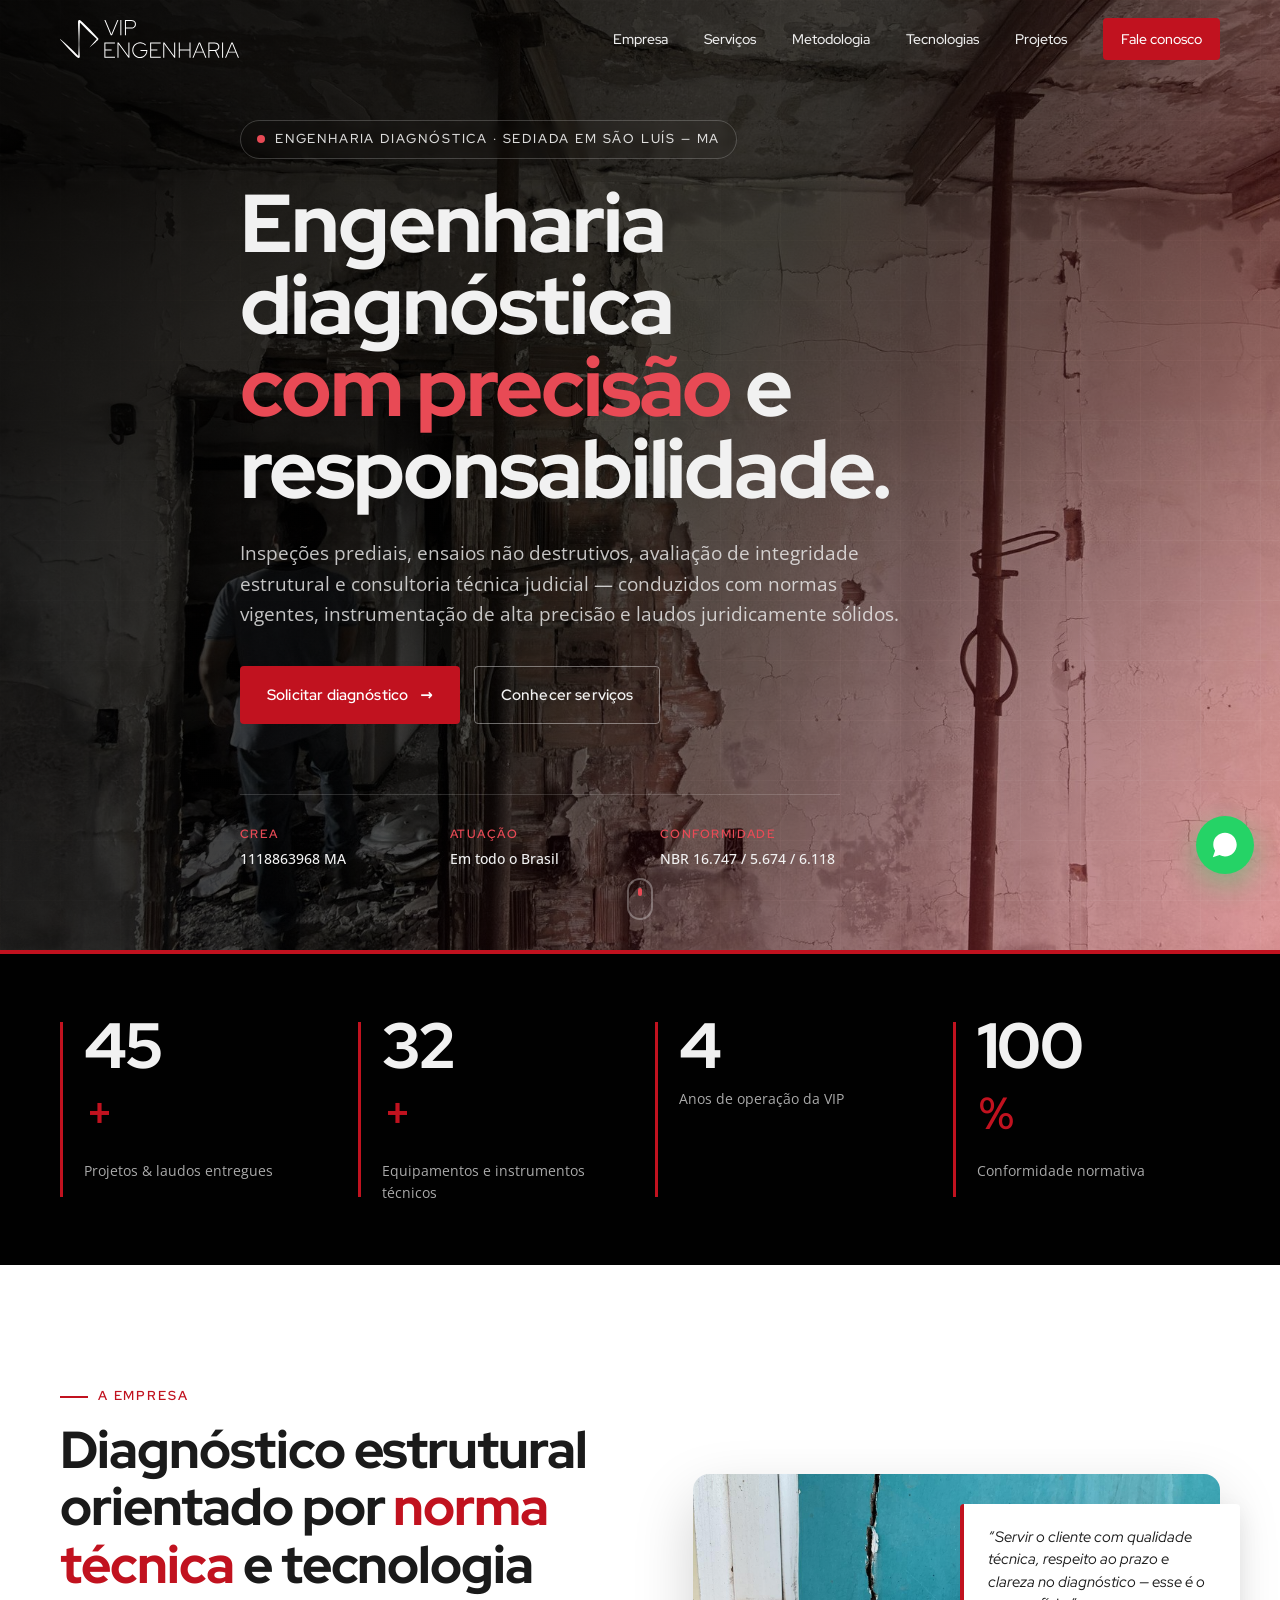
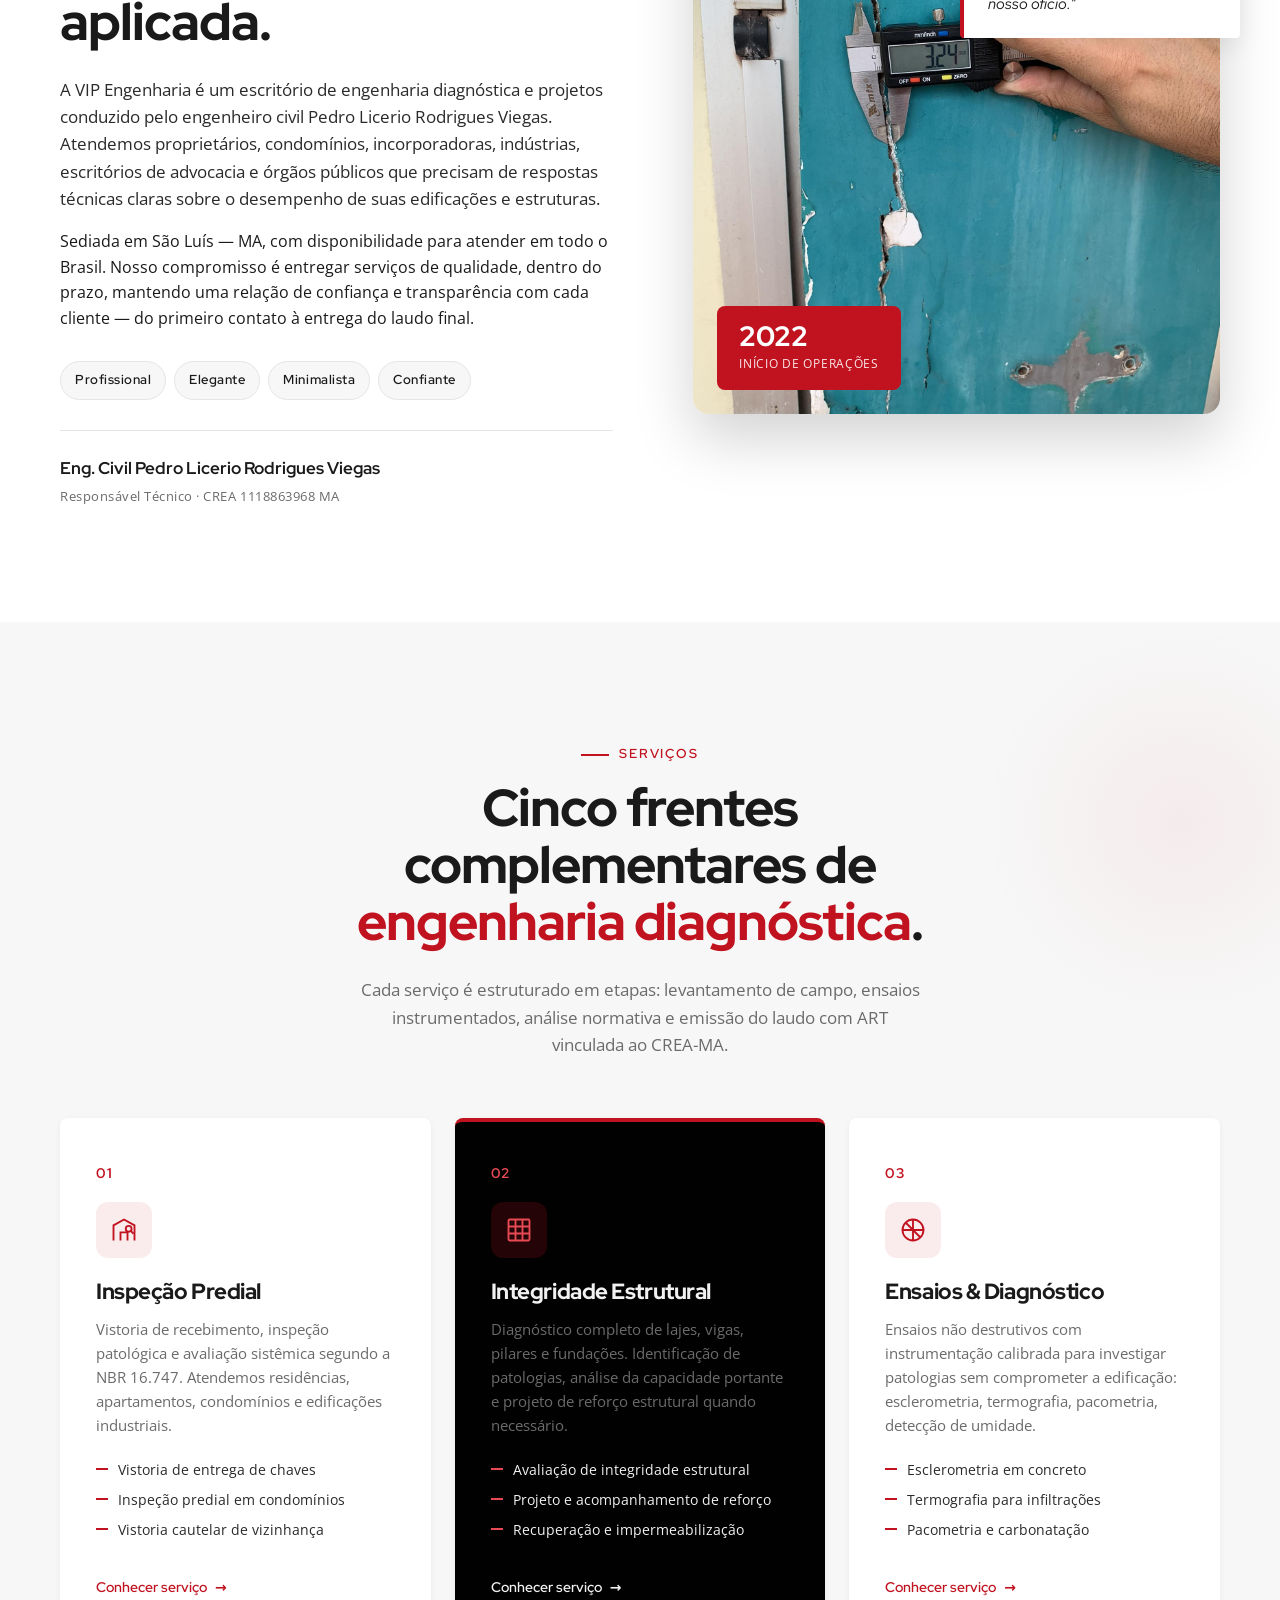
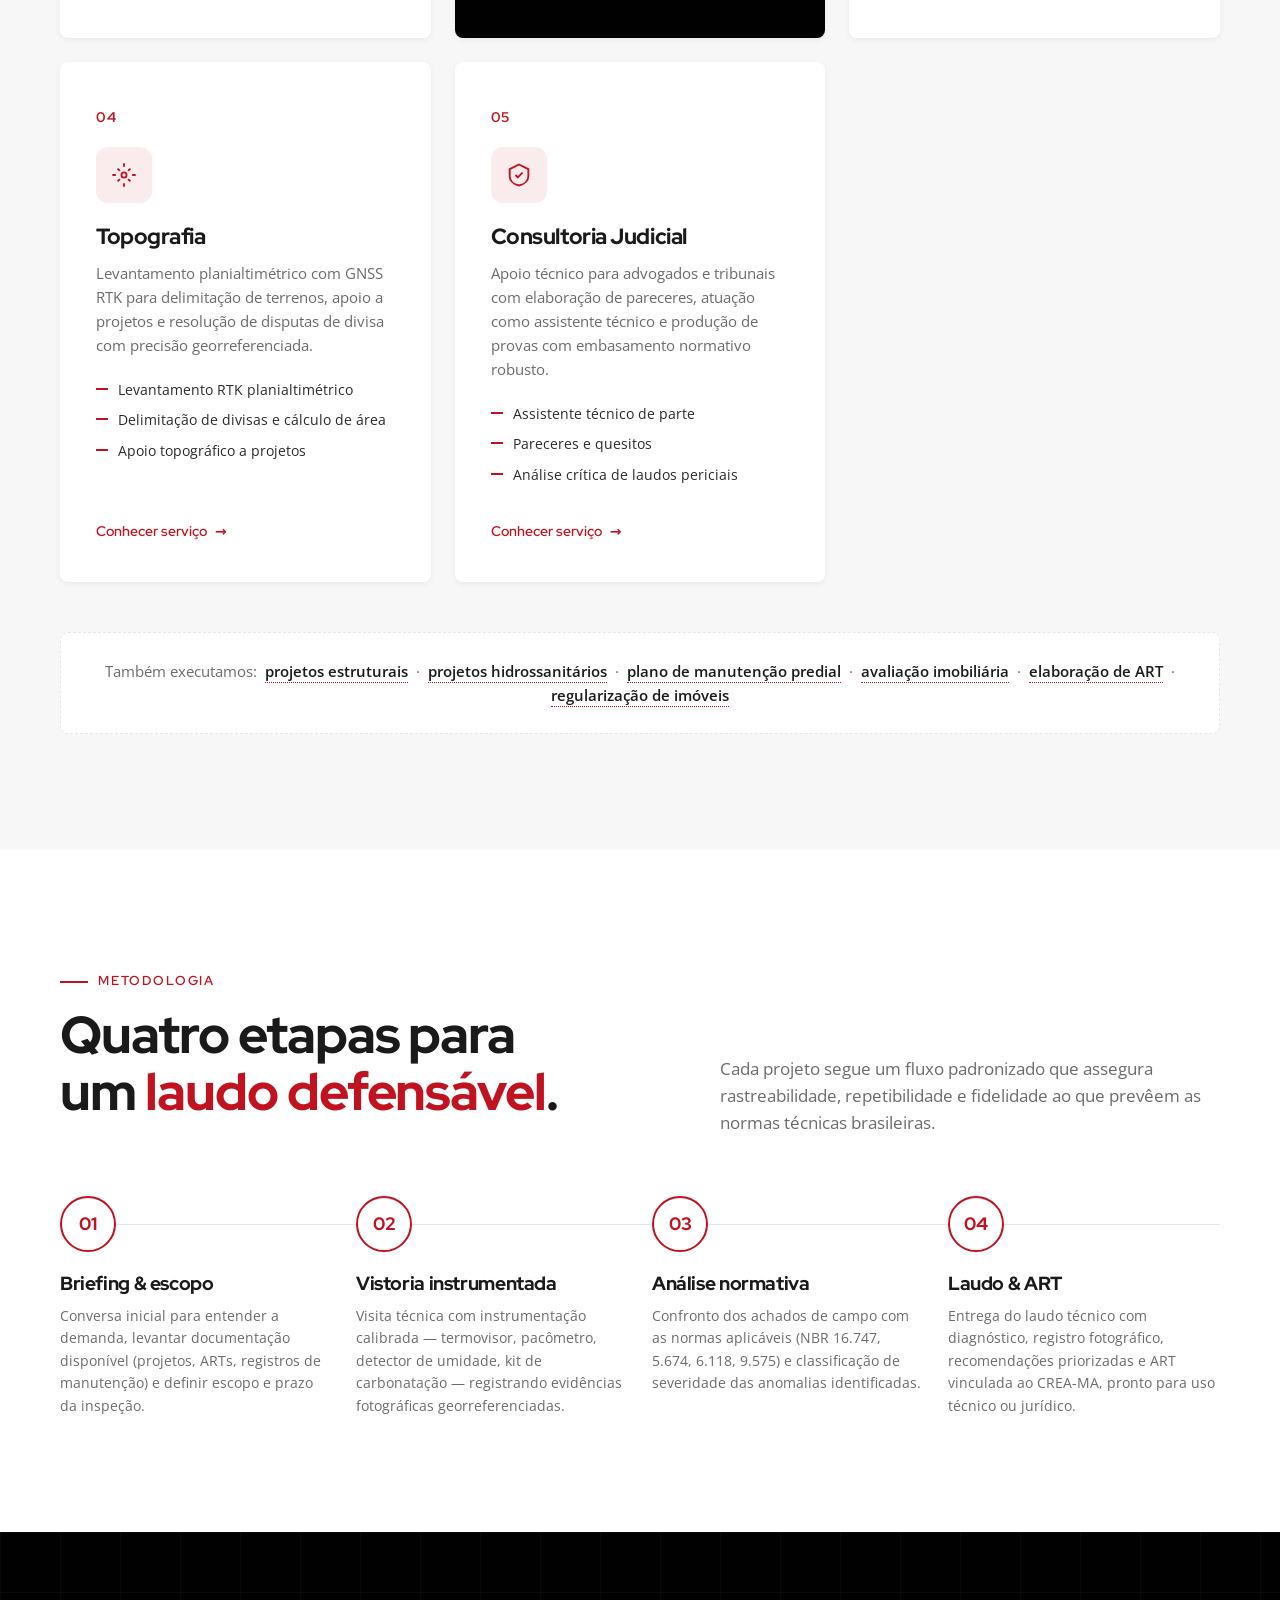
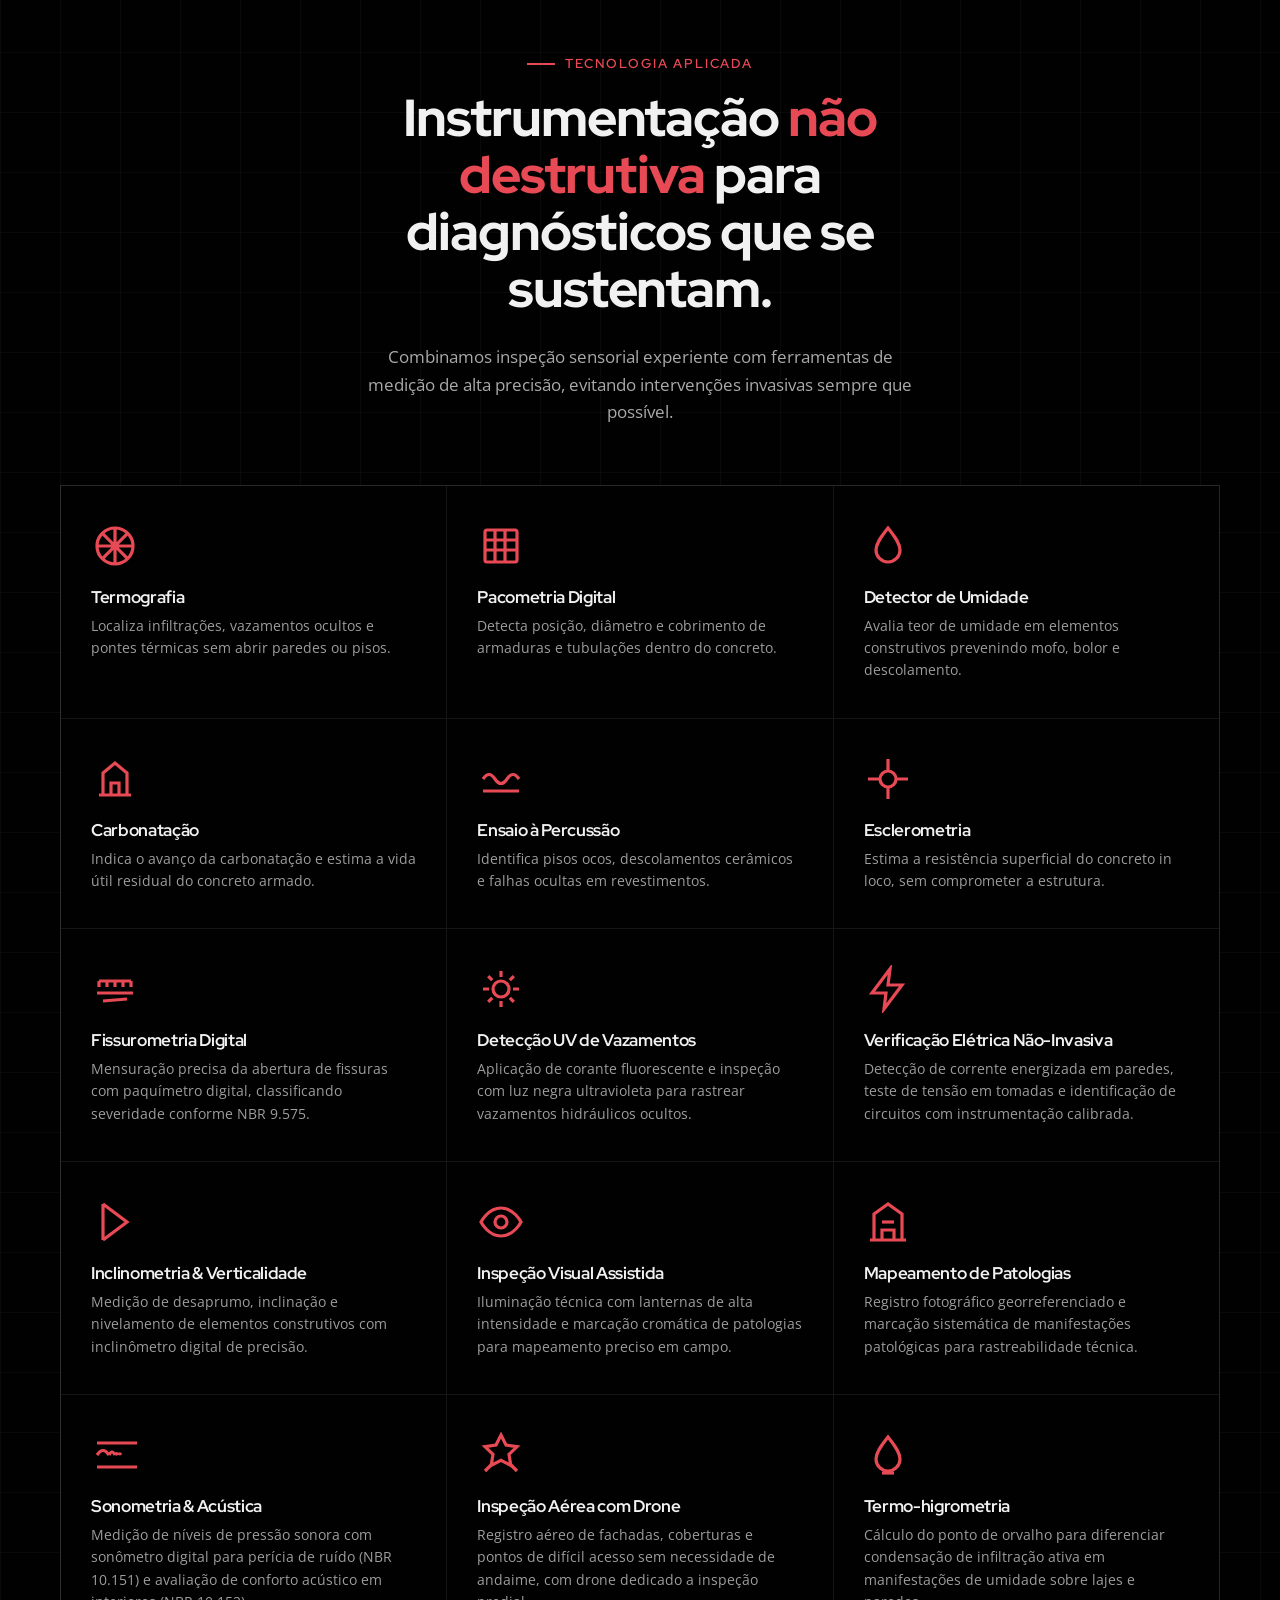
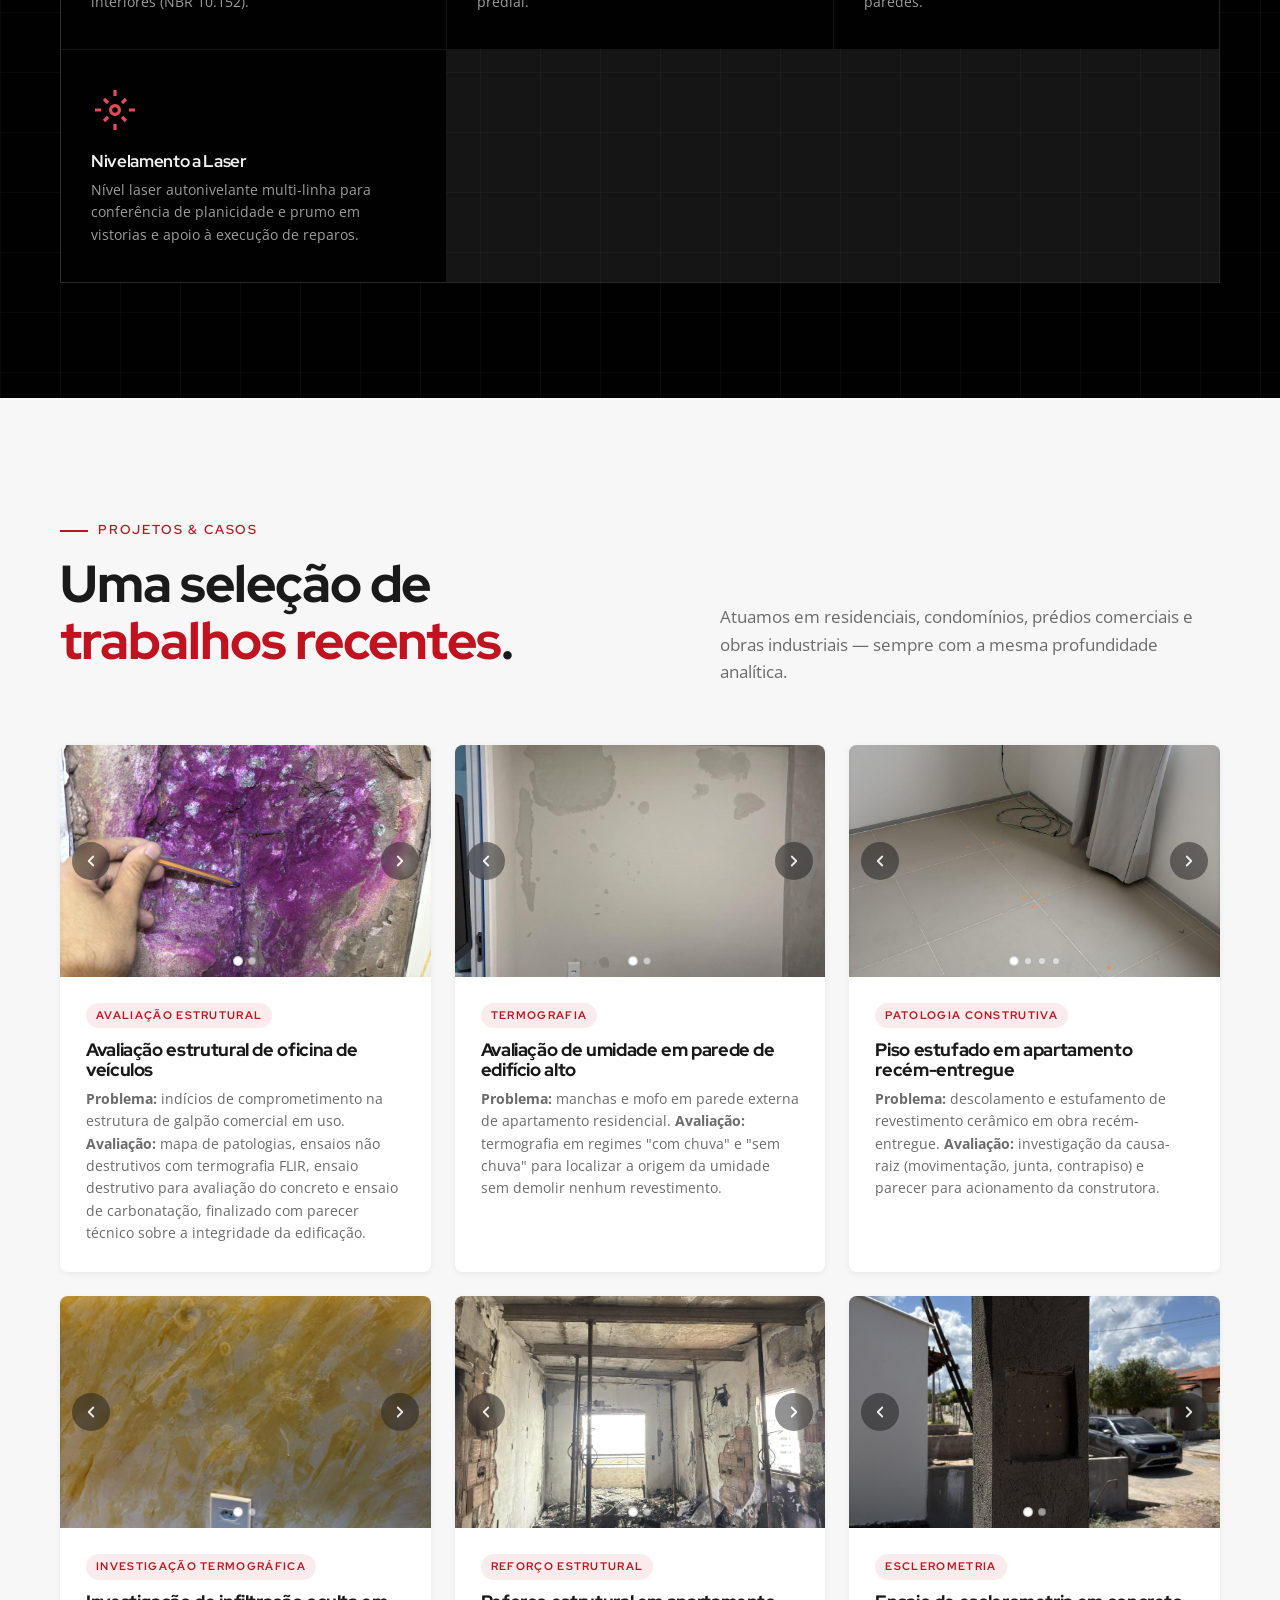
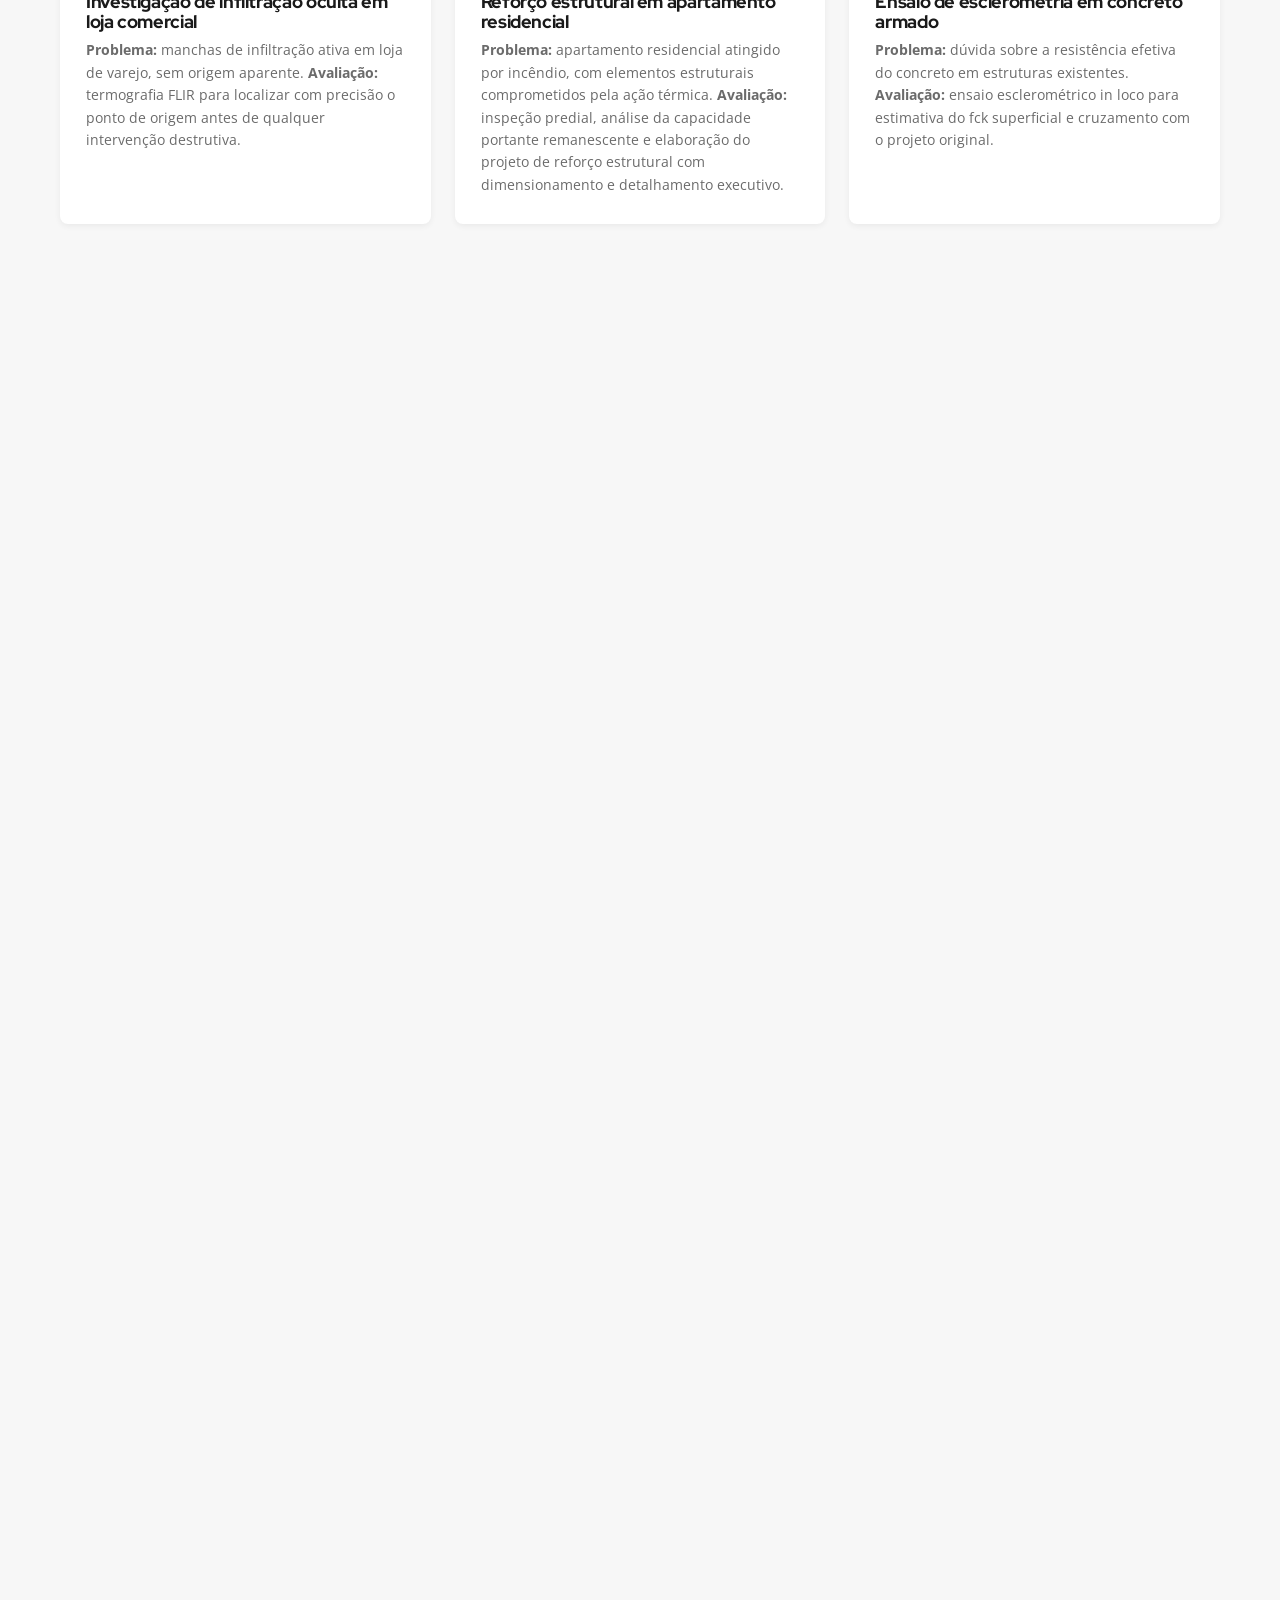
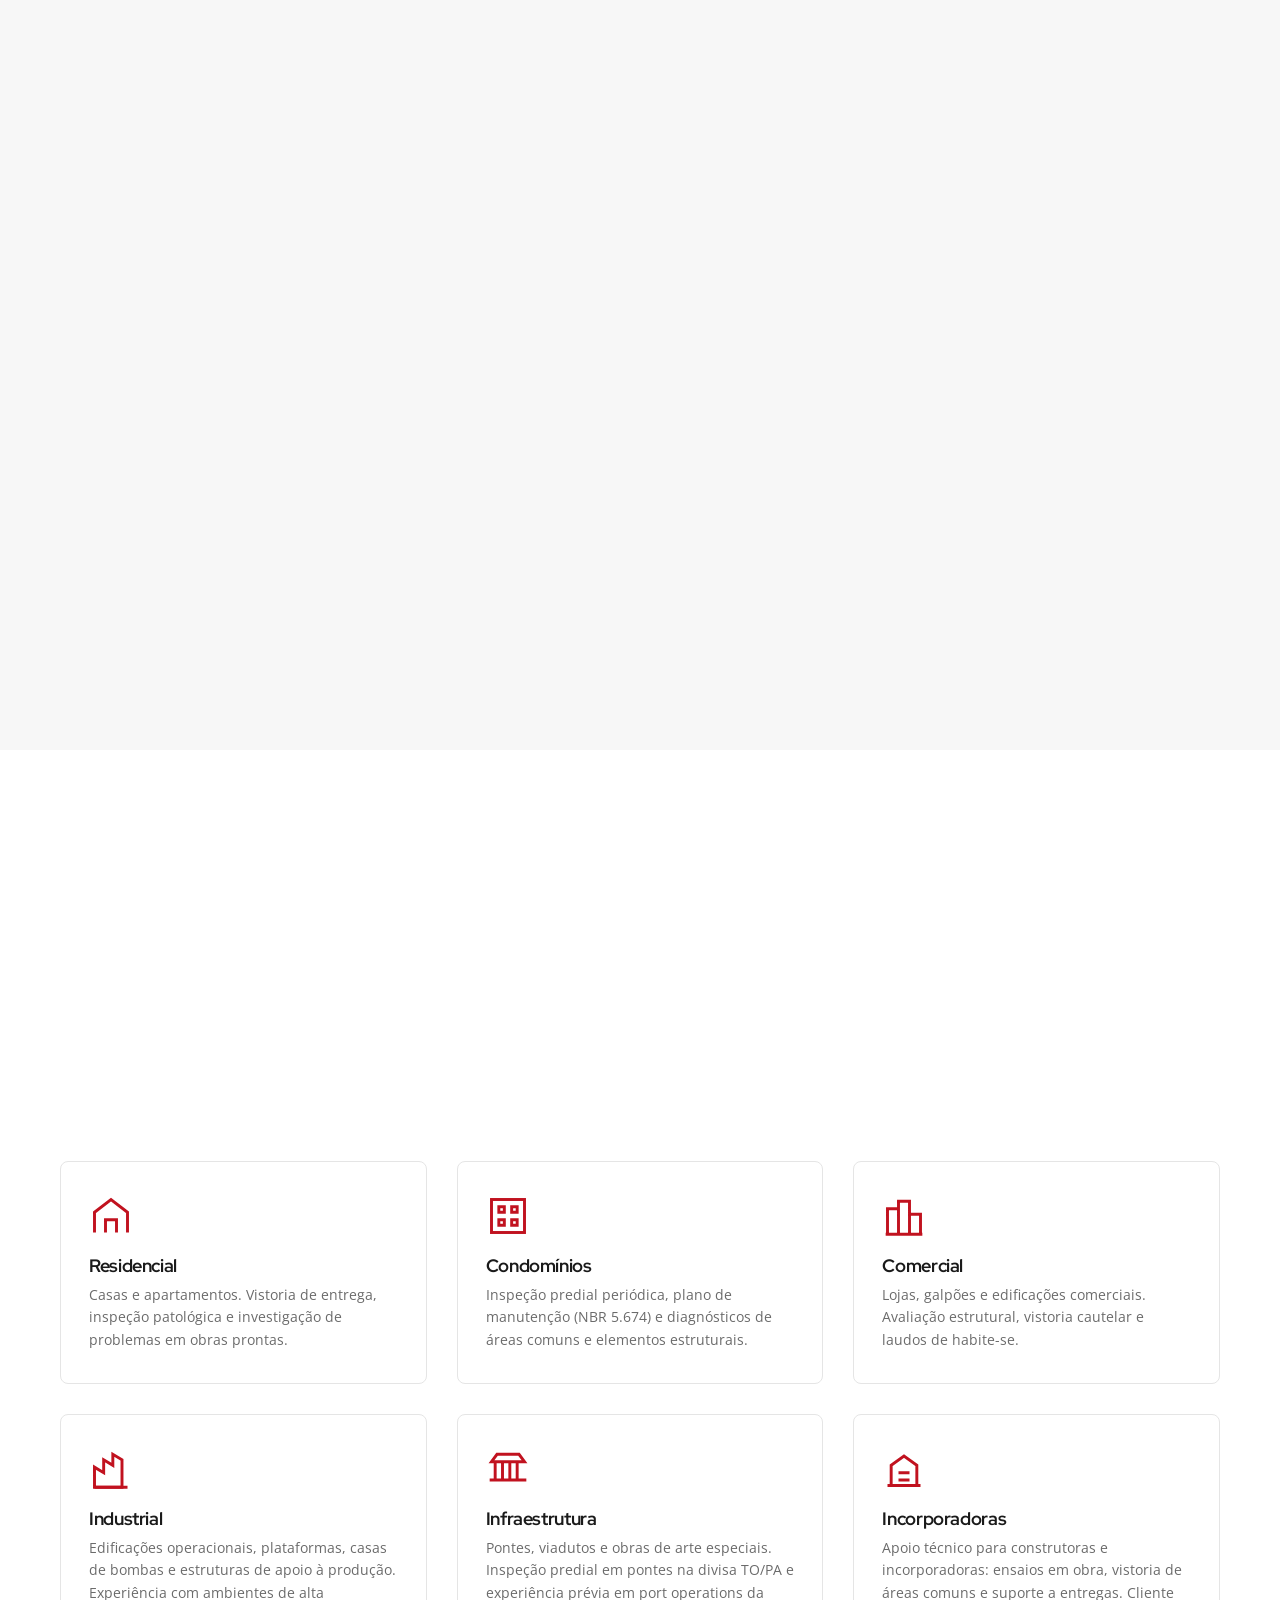
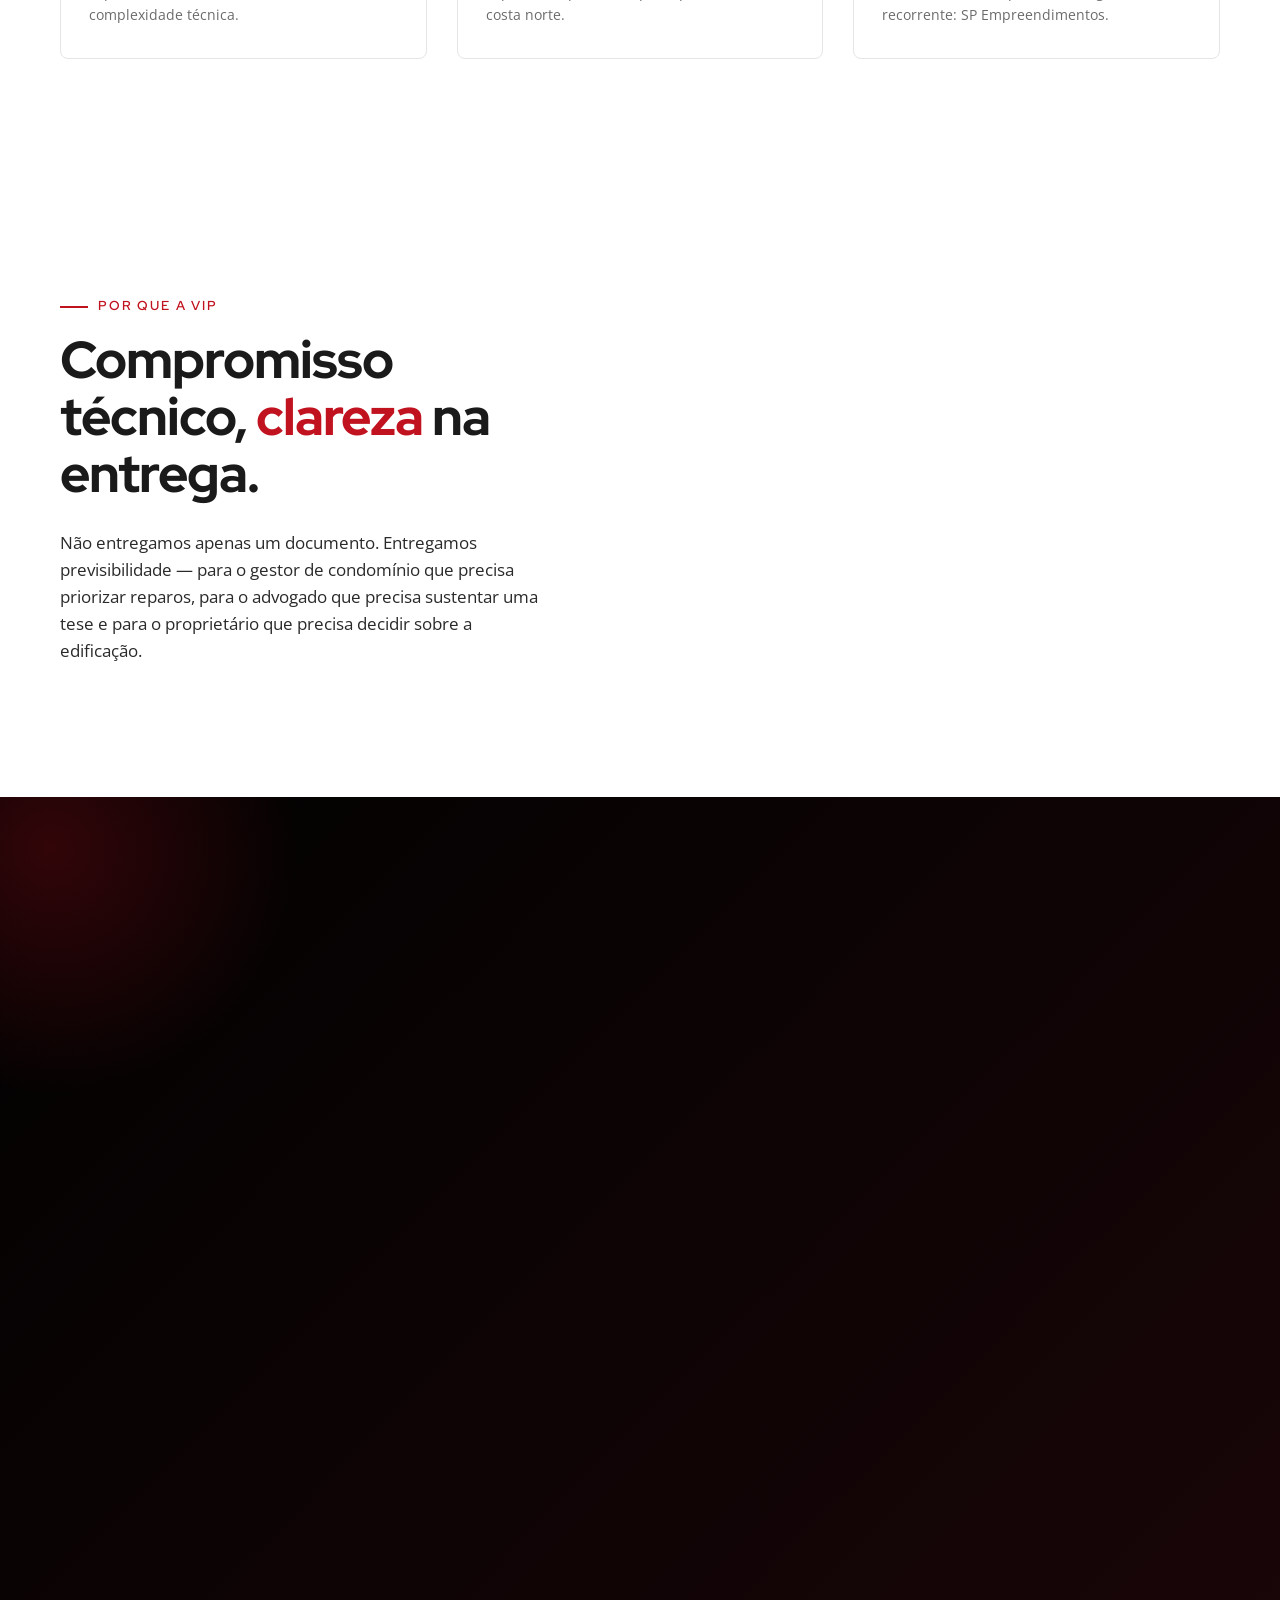
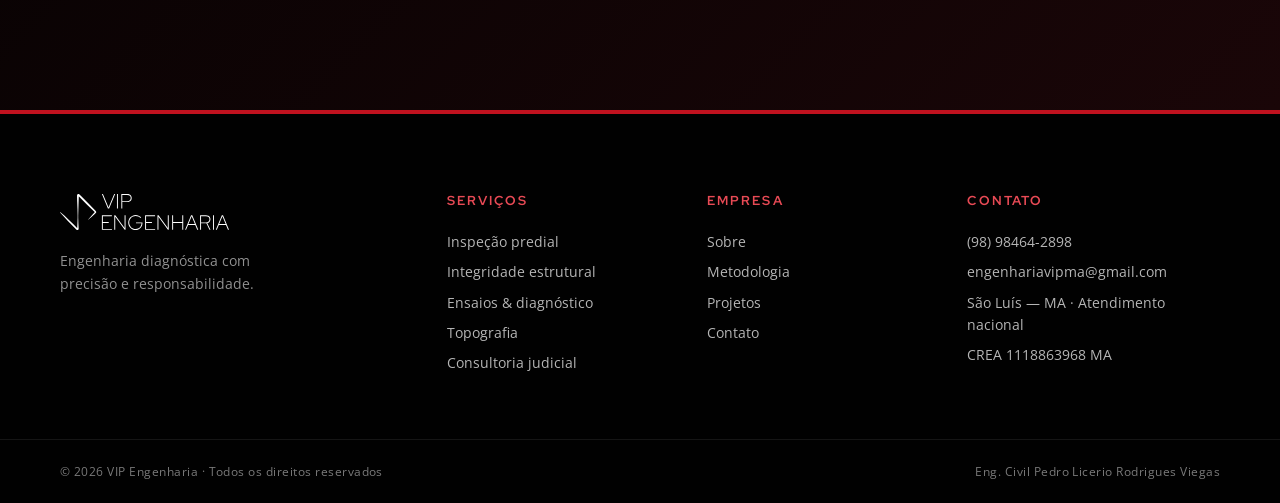
<file: index.html>
<!DOCTYPE html>
<html lang="pt-BR">
<head>
    <!-- Google tag (gtag.js) -->
    <script async src="https://www.googletagmanager.com/gtag/js?id=AW-18138030541"></script>
    <script>
      window.dataLayer = window.dataLayer || [];
      function gtag(){dataLayer.push(arguments);}
      gtag('js', new Date());
      gtag('config', 'AW-18138030541');
    </script>
    <meta charset="UTF-8">
    <meta name="viewport" content="width=device-width, initial-scale=1.0">
    <meta name="description" content="VIP Engenharia — Engenharia diagnóstica com precisão e responsabilidade. Inspeção predial, integridade estrutural, ensaios não destrutivos e consultoria técnica judicial.">
    <meta name="keywords" content="engenharia diagnóstica, inspeção predial, laudo técnico, integridade estrutural, esclerometria, termografia, consultoria judicial, São Luís MA">
    <meta name="author" content="VIP Engenharia">
    <title>VIP Engenharia — Engenharia Diagnóstica com Precisão</title>

    <link rel="preconnect" href="https://fonts.googleapis.com">
    <link rel="preconnect" href="https://fonts.gstatic.com" crossorigin>
    <link href="https://fonts.googleapis.com/css2?family=Red+Hat+Display:wght@300;400;500;600;700;800;900&family=Open+Sans:wght@300;400;500;600;700;800&display=swap" rel="stylesheet">

    <link rel="stylesheet" href="styles.css">
</head>
<body>

    <!-- HEADER ============================================================ -->
    <header class="site-header" id="siteHeader">
        <div class="container header-inner">
            <a href="#top" class="brand" aria-label="VIP Engenharia — início">
                <img class="brand-logo" src="assets/img/LOGO%20VERT.svg" alt="VIP Engenharia">
            </a>

            <button class="nav-toggle" id="navToggle" aria-label="Abrir menu" aria-expanded="false">
                <span></span><span></span><span></span>
            </button>

            <nav class="site-nav" id="siteNav" aria-label="Principal">
                <a href="#empresa">Empresa</a>
                <a href="#servicos">Serviços</a>
                <a href="#metodologia">Metodologia</a>
                <a href="#tecnologias">Tecnologias</a>
                <a href="#projetos">Projetos</a>
                <a href="#contato" class="nav-cta">Fale conosco</a>
            </nav>
        </div>
    </header>

    <!-- HERO ============================================================== -->
    <section class="hero" id="top">
        <div class="hero-media" aria-hidden="true">
            <img src="assets/img/hero-bg.jpg" alt="">
            <div class="hero-overlay"></div>
            <div class="hero-pattern"></div>
        </div>

        <div class="container hero-content">
            <p class="eyebrow"><span class="eyebrow-dot"></span> Engenharia Diagnóstica · Sediada em São Luís — MA</p>
            <h1 class="hero-title">
                Engenharia diagnóstica<br>
                <span class="accent">com precisão</span> e responsabilidade.
            </h1>
            <p class="hero-lead">
                Inspeções prediais, ensaios não destrutivos, avaliação de integridade estrutural e consultoria técnica judicial — conduzidos com normas vigentes, instrumentação de alta precisão e laudos juridicamente sólidos.
            </p>
            <div class="hero-actions">
                <a href="#contato" class="btn btn-primary">Solicitar diagnóstico <span class="arrow">→</span></a>
                <a href="#servicos" class="btn btn-ghost">Conhecer serviços</a>
            </div>

            <div class="hero-meta">
                <div><strong>CREA</strong><span>1118863968 MA</span></div>
                <div><strong>Atuação</strong><span>Em todo o Brasil</span></div>
                <div><strong>Conformidade</strong><span>NBR 16.747 / 5.674 / 6.118</span></div>
            </div>
        </div>

        <a href="#empresa" class="hero-scroll" aria-label="Rolar para baixo">
            <span></span>
        </a>
    </section>

    <!-- STATS ============================================================= -->
    <section class="stats-bar">
        <div class="container stats-grid">
            <div class="stat">
                <span class="stat-num" data-count="45">0</span><span class="stat-suffix">+</span>
                <span class="stat-label">Projetos &amp; laudos entregues</span>
            </div>
            <div class="stat">
                <span class="stat-num" data-count="32">0</span><span class="stat-suffix">+</span>
                <span class="stat-label">Equipamentos e instrumentos técnicos</span>
            </div>
            <div class="stat">
                <span class="stat-num" data-count="4">0</span>
                <span class="stat-label">Anos de operação da VIP</span>
            </div>
            <div class="stat">
                <span class="stat-num" data-count="100">0</span><span class="stat-suffix">%</span>
                <span class="stat-label">Conformidade normativa</span>
            </div>
        </div>
    </section>

    <!-- EMPRESA =========================================================== -->
    <section class="section section-about" id="empresa">
        <div class="container two-col">
            <div class="col-text">
                <p class="section-eyebrow">A empresa</p>
                <h2 class="section-title">
                    Diagnóstico estrutural orientado por <span class="accent">norma técnica</span> e tecnologia aplicada.
                </h2>
                <p class="lead">
                    A VIP Engenharia é um escritório de engenharia diagnóstica e projetos conduzido pelo engenheiro civil Pedro Licerio Rodrigues Viegas. Atendemos proprietários, condomínios, incorporadoras, indústrias, escritórios de advocacia e órgãos públicos que precisam de respostas técnicas claras sobre o desempenho de suas edificações e estruturas.
                </p>
                <p>
                    Sediada em São Luís — MA, com disponibilidade para atender em todo o Brasil. Nosso compromisso é entregar serviços de qualidade, dentro do prazo, mantendo uma relação de confiança e transparência com cada cliente — do primeiro contato à entrega do laudo final.
                </p>

                <ul class="pill-list">
                    <li>Profissional</li>
                    <li>Elegante</li>
                    <li>Minimalista</li>
                    <li>Confiante</li>
                </ul>

                <div class="signature-block">
                    <div class="sig-name">Eng. Civil Pedro Licerio Rodrigues Viegas</div>
                    <div class="sig-role">Responsável Técnico · CREA 1118863968 MA</div>
                </div>
            </div>

            <div class="col-visual">
                <div class="visual-card">
                    <img src="assets/img/20.jpg" alt="Engenharia diagnóstica VIP — atuação em campo">
                    <div class="visual-badge">
                        <span class="badge-num">2022</span>
                        <span class="badge-text">Início de operações</span>
                    </div>
                </div>
                <div class="visual-quote">
                    <p>“Servir o cliente com qualidade técnica, respeito ao prazo e clareza no diagnóstico — esse é o nosso ofício.”</p>
                </div>
            </div>
        </div>
    </section>

    <!-- SERVIÇOS ========================================================== -->
    <section class="section section-services" id="servicos">
        <div class="container">
            <div class="section-head">
                <p class="section-eyebrow">Serviços</p>
                <h2 class="section-title">Cinco frentes complementares de <span class="accent">engenharia diagnóstica</span>.</h2>
                <p class="section-lead">Cada serviço é estruturado em etapas: levantamento de campo, ensaios instrumentados, análise normativa e emissão do laudo com ART vinculada ao CREA-MA.</p>
            </div>

            <div class="services-grid services-grid--5">
                <article class="service-card">
                    <span class="service-num">01</span>
                    <div class="service-icon">
                        <svg viewBox="0 0 24 24" fill="none" stroke="currentColor" stroke-width="1.6"><path d="M3 21V8l9-5 9 5v13"/><path d="M9 21v-7h6v7"/><circle cx="16" cy="11" r="2.5"/><path d="M17.8 12.8l2.4 2.4"/></svg>
                    </div>
                    <h3>Inspeção Predial</h3>
                    <p>Vistoria de recebimento, inspeção patológica e avaliação sistêmica segundo a NBR 16.747. Atendemos residências, apartamentos, condomínios e edificações industriais.</p>
                    <ul class="service-bullets">
                        <li>Vistoria de entrega de chaves</li>
                        <li>Inspeção predial em condomínios</li>
                        <li>Vistoria cautelar de vizinhança</li>
                    </ul>
                    <a href="servicos/inspecao-predial.html" class="service-link">Conhecer serviço <span>→</span></a>
                </article>

                <article class="service-card service-card--featured">
                    <span class="service-num">02</span>
                    <div class="service-icon">
                        <svg viewBox="0 0 24 24" fill="none" stroke="currentColor" stroke-width="1.6"><rect x="3" y="3" width="18" height="18" rx="1"/><path d="M3 9h18M3 15h18M9 3v18M15 3v18"/></svg>
                    </div>
                    <h3>Integridade Estrutural</h3>
                    <p>Diagnóstico completo de lajes, vigas, pilares e fundações. Identificação de patologias, análise da capacidade portante e projeto de reforço estrutural quando necessário.</p>
                    <ul class="service-bullets">
                        <li>Avaliação de integridade estrutural</li>
                        <li>Projeto e acompanhamento de reforço</li>
                        <li>Recuperação e impermeabilização</li>
                    </ul>
                    <a href="servicos/integridade-estrutural.html" class="service-link">Conhecer serviço <span>→</span></a>
                </article>

                <article class="service-card">
                    <span class="service-num">03</span>
                    <div class="service-icon">
                        <svg viewBox="0 0 24 24" fill="none" stroke="currentColor" stroke-width="1.6"><circle cx="12" cy="12" r="9"/><path d="M3 12h18M12 3v18"/><path d="M5.6 5.6l12.8 12.8"/></svg>
                    </div>
                    <h3>Ensaios &amp; Diagnóstico</h3>
                    <p>Ensaios não destrutivos com instrumentação calibrada para investigar patologias sem comprometer a edificação: esclerometria, termografia, pacometria, detecção de umidade.</p>
                    <ul class="service-bullets">
                        <li>Esclerometria em concreto</li>
                        <li>Termografia para infiltrações</li>
                        <li>Pacometria e carbonatação</li>
                    </ul>
                    <a href="servicos/ensaios-diagnostico.html" class="service-link">Conhecer serviço <span>→</span></a>
                </article>

                <article class="service-card">
                    <span class="service-num">04</span>
                    <div class="service-icon">
                        <svg viewBox="0 0 24 24" fill="none" stroke="currentColor" stroke-width="1.6"><circle cx="12" cy="12" r="2.2"/><path d="M12 2v3M12 19v3M2 12h3M19 12h3"/><path d="M6.5 6.5l2 2M15.5 15.5l2 2M6.5 17.5l2-2M15.5 8.5l2-2"/></svg>
                    </div>
                    <h3>Topografia</h3>
                    <p>Levantamento planialtimétrico com GNSS RTK para delimitação de terrenos, apoio a projetos e resolução de disputas de divisa com precisão georreferenciada.</p>
                    <ul class="service-bullets">
                        <li>Levantamento RTK planialtimétrico</li>
                        <li>Delimitação de divisas e cálculo de área</li>
                        <li>Apoio topográfico a projetos</li>
                    </ul>
                    <a href="servicos/topografia.html" class="service-link">Conhecer serviço <span>→</span></a>
                </article>

                <article class="service-card">
                    <span class="service-num">05</span>
                    <div class="service-icon">
                        <svg viewBox="0 0 24 24" fill="none" stroke="currentColor" stroke-width="1.6"><path d="M12 3l8 4v6c0 4-3.5 7-8 8-4.5-1-8-4-8-8V7l8-4z"/><path d="M9 12l2 2 4-4"/></svg>
                    </div>
                    <h3>Consultoria Judicial</h3>
                    <p>Apoio técnico para advogados e tribunais com elaboração de pareceres, atuação como assistente técnico e produção de provas com embasamento normativo robusto.</p>
                    <ul class="service-bullets">
                        <li>Assistente técnico de parte</li>
                        <li>Pareceres e quesitos</li>
                        <li>Análise crítica de laudos periciais</li>
                    </ul>
                    <a href="servicos/consultoria-judicial.html" class="service-link">Conhecer serviço <span>→</span></a>
                </article>
            </div>

            <div class="services-extra">
                <p>Também executamos: <span>projetos estruturais</span> · <span>projetos hidrossanitários</span> · <span>plano de manutenção predial</span> · <span>avaliação imobiliária</span> · <span>elaboração de ART</span> · <span>regularização de imóveis</span></p>
            </div>
        </div>
    </section>

    <!-- METODOLOGIA ======================================================= -->
    <section class="section section-method" id="metodologia">
        <div class="container">
            <div class="section-head section-head--inline">
                <div>
                    <p class="section-eyebrow">Metodologia</p>
                    <h2 class="section-title">Quatro etapas para um <span class="accent">laudo defensável</span>.</h2>
                </div>
                <p class="section-lead">
                    Cada projeto segue um fluxo padronizado que assegura rastreabilidade, repetibilidade e fidelidade ao que prevêem as normas técnicas brasileiras.
                </p>
            </div>

            <ol class="method-list">
                <li>
                    <span class="step-num">01</span>
                    <h3>Briefing &amp; escopo</h3>
                    <p>Conversa inicial para entender a demanda, levantar documentação disponível (projetos, ARTs, registros de manutenção) e definir escopo e prazo da inspeção.</p>
                </li>
                <li>
                    <span class="step-num">02</span>
                    <h3>Vistoria instrumentada</h3>
                    <p>Visita técnica com instrumentação calibrada — termovisor, pacômetro, detector de umidade, kit de carbonatação — registrando evidências fotográficas georreferenciadas.</p>
                </li>
                <li>
                    <span class="step-num">03</span>
                    <h3>Análise normativa</h3>
                    <p>Confronto dos achados de campo com as normas aplicáveis (NBR 16.747, 5.674, 6.118, 9.575) e classificação de severidade das anomalias identificadas.</p>
                </li>
                <li>
                    <span class="step-num">04</span>
                    <h3>Laudo &amp; ART</h3>
                    <p>Entrega do laudo técnico com diagnóstico, registro fotográfico, recomendações priorizadas e ART vinculada ao CREA-MA, pronto para uso técnico ou jurídico.</p>
                </li>
            </ol>
        </div>
    </section>

    <!-- TECNOLOGIAS ======================================================= -->
    <section class="section section-tech" id="tecnologias">
        <div class="container">
            <div class="section-head">
                <p class="section-eyebrow">Tecnologia aplicada</p>
                <h2 class="section-title">Instrumentação <span class="accent">não destrutiva</span> para diagnósticos que se sustentam.</h2>
                <p class="section-lead">Combinamos inspeção sensorial experiente com ferramentas de medição de alta precisão, evitando intervenções invasivas sempre que possível.</p>
            </div>

            <div class="tech-grid">
                <div class="tech-item">
                    <div class="tech-icon"><svg viewBox="0 0 24 24" fill="none" stroke="currentColor" stroke-width="1.6"><circle cx="12" cy="12" r="9"/><path d="M12 3v18M3 12h18M5.6 5.6l12.8 12.8M5.6 18.4l12.8-12.8"/></svg></div>
                    <h4>Termografia</h4>
                    <p>Localiza infiltrações, vazamentos ocultos e pontes térmicas sem abrir paredes ou pisos.</p>
                </div>
                <div class="tech-item">
                    <div class="tech-icon"><svg viewBox="0 0 24 24" fill="none" stroke="currentColor" stroke-width="1.6"><rect x="4" y="4" width="16" height="16" rx="1"/><path d="M4 9h16M4 14h16M9 4v16M14 4v16"/></svg></div>
                    <h4>Pacometria Digital</h4>
                    <p>Detecta posição, diâmetro e cobrimento de armaduras e tubulações dentro do concreto.</p>
                </div>
                <div class="tech-item">
                    <div class="tech-icon"><svg viewBox="0 0 24 24" fill="none" stroke="currentColor" stroke-width="1.6"><path d="M12 3c4 5 6 8 6 11a6 6 0 11-12 0c0-3 2-6 6-11z"/></svg></div>
                    <h4>Detector de Umidade</h4>
                    <p>Avalia teor de umidade em elementos construtivos prevenindo mofo, bolor e descolamento.</p>
                </div>
                <div class="tech-item">
                    <div class="tech-icon"><svg viewBox="0 0 24 24" fill="none" stroke="currentColor" stroke-width="1.6"><path d="M4 20h16M6 20V9l6-5 6 5v11"/><path d="M10 20v-6h4v6"/></svg></div>
                    <h4>Carbonatação</h4>
                    <p>Indica o avanço da carbonatação e estima a vida útil residual do concreto armado.</p>
                </div>
                <div class="tech-item">
                    <div class="tech-icon"><svg viewBox="0 0 24 24" fill="none" stroke="currentColor" stroke-width="1.6"><path d="M3 12c2-3 4-3 6 0s4 3 6 0 4-3 6 0"/><path d="M3 18h18"/></svg></div>
                    <h4>Ensaio à Percussão</h4>
                    <p>Identifica pisos ocos, descolamentos cerâmicos e falhas ocultas em revestimentos.</p>
                </div>
                <div class="tech-item">
                    <div class="tech-icon"><svg viewBox="0 0 24 24" fill="none" stroke="currentColor" stroke-width="1.6"><path d="M12 2v6M12 16v6M2 12h6M16 12h6"/><circle cx="12" cy="12" r="4"/></svg></div>
                    <h4>Esclerometria</h4>
                    <p>Estima a resistência superficial do concreto in loco, sem comprometer a estrutura.</p>
                </div>
                <div class="tech-item">
                    <div class="tech-icon"><svg viewBox="0 0 24 24" fill="none" stroke="currentColor" stroke-width="1.6"><path d="M4 8h16M4 8v3M8 8v3M12 8v3M16 8v3M20 8v3M3 14h18M6 18l12-1"/></svg></div>
                    <h4>Fissurometria Digital</h4>
                    <p>Mensuração precisa da abertura de fissuras com paquímetro digital, classificando severidade conforme NBR 9.575.</p>
                </div>
                <div class="tech-item">
                    <div class="tech-icon"><svg viewBox="0 0 24 24" fill="none" stroke="currentColor" stroke-width="1.6"><path d="M12 3v3M12 18v3M3 12h3M18 12h3M5.6 5.6l2 2M16.4 16.4l2 2M5.6 18.4l2-2M16.4 7.6l2-2"/><circle cx="12" cy="12" r="4"/></svg></div>
                    <h4>Detecção UV de Vazamentos</h4>
                    <p>Aplicação de corante fluorescente e inspeção com luz negra ultravioleta para rastrear vazamentos hidráulicos ocultos.</p>
                </div>
                <div class="tech-item">
                    <div class="tech-icon"><svg viewBox="0 0 24 24" fill="none" stroke="currentColor" stroke-width="1.6"><path d="M13 2L4 14h7l-1 8 9-12h-7z"/></svg></div>
                    <h4>Verificação Elétrica Não-Invasiva</h4>
                    <p>Detecção de corrente energizada em paredes, teste de tensão em tomadas e identificação de circuitos com instrumentação calibrada.</p>
                </div>
                <div class="tech-item">
                    <div class="tech-icon"><svg viewBox="0 0 24 24" fill="none" stroke="currentColor" stroke-width="1.6"><path d="M6 3v18M6 3l12 9-12 9"/></svg></div>
                    <h4>Inclinometria &amp; Verticalidade</h4>
                    <p>Medição de desaprumo, inclinação e nivelamento de elementos construtivos com inclinômetro digital de precisão.</p>
                </div>
                <div class="tech-item">
                    <div class="tech-icon"><svg viewBox="0 0 24 24" fill="none" stroke="currentColor" stroke-width="1.6"><circle cx="12" cy="12" r="3"/><path d="M2 12s3.5-7 10-7 10 7 10 7-3.5 7-10 7S2 12 2 12z"/></svg></div>
                    <h4>Inspeção Visual Assistida</h4>
                    <p>Iluminação técnica com lanternas de alta intensidade e marcação cromática de patologias para mapeamento preciso em campo.</p>
                </div>
                <div class="tech-item">
                    <div class="tech-icon"><svg viewBox="0 0 24 24" fill="none" stroke="currentColor" stroke-width="1.6"><path d="M3 21h18"/><path d="M5 21V8l7-5 7 5v13"/><path d="M9 21v-5h6v5"/><path d="M9 12h6"/></svg></div>
                    <h4>Mapeamento de Patologias</h4>
                    <p>Registro fotográfico georreferenciado e marcação sistemática de manifestações patológicas para rastreabilidade técnica.</p>
                </div>
                <div class="tech-item">
                    <div class="tech-icon"><svg viewBox="0 0 24 24" fill="none" stroke="currentColor" stroke-width="1.6"><path d="M3 12c2-3 4-3 6 0M9 12c1-2 2-2 3 0M12 12c.5-1 1-1 1.5 0M14 12c.3-.7.6-.7.9 0"/><path d="M3 18h20M3 6h20"/></svg></div>
                    <h4>Sonometria &amp; Acústica</h4>
                    <p>Medição de níveis de pressão sonora com sonômetro digital para perícia de ruído (NBR 10.151) e avaliação de conforto acústico em interiores (NBR 10.152).</p>
                </div>
                <div class="tech-item">
                    <div class="tech-icon"><svg viewBox="0 0 24 24" fill="none" stroke="currentColor" stroke-width="1.6"><path d="M12 2l2.5 5 5.5.8-4 3.9.9 5.5L12 14.7 7.1 17.2l.9-5.5-4-3.9 5.5-.8z"/><path d="M4 20l3-3M20 20l-3-3"/></svg></div>
                    <h4>Inspeção Aérea com Drone</h4>
                    <p>Registro aéreo de fachadas, coberturas e pontos de difícil acesso sem necessidade de andaime, com drone dedicado a inspeção predial.</p>
                </div>
                <div class="tech-item">
                    <div class="tech-icon"><svg viewBox="0 0 24 24" fill="none" stroke="currentColor" stroke-width="1.6"><path d="M12 3c4 5 6 8 6 11a6 6 0 11-12 0c0-3 2-6 6-11z"/><path d="M9 21h6"/></svg></div>
                    <h4>Termo-higrometria</h4>
                    <p>Cálculo do ponto de orvalho para diferenciar condensação de infiltração ativa em manifestações de umidade sobre lajes e paredes.</p>
                </div>
                <div class="tech-item">
                    <div class="tech-icon"><svg viewBox="0 0 24 24" fill="none" stroke="currentColor" stroke-width="1.6"><circle cx="12" cy="12" r="2.2"/><path d="M12 2v3M12 19v3M2 12h3M19 12h3"/><path d="M6.5 6.5l2 2M15.5 15.5l2 2M6.5 17.5l2-2M15.5 8.5l2-2"/></svg></div>
                    <h4>Nivelamento a Laser</h4>
                    <p>Nível laser autonivelante multi-linha para conferência de planicidade e prumo em vistorias e apoio à execução de reparos.</p>
                </div>
            </div>
        </div>
    </section>

    <!-- PROJETOS ========================================================== -->
    <section class="section section-projects" id="projetos">
        <div class="container">
            <div class="section-head section-head--inline">
                <div>
                    <p class="section-eyebrow">Projetos &amp; casos</p>
                    <h2 class="section-title">Uma seleção de <span class="accent">trabalhos recentes</span>.</h2>
                </div>
                <p class="section-lead">Atuamos em residenciais, condomínios, prédios comerciais e obras industriais — sempre com a mesma profundidade analítica.</p>
            </div>

            <div class="projects-grid">
                <article class="project">
                    <div class="project-slider" data-count="2">
                        <div class="project-slides">
                            <img src="assets/img/1.JPEG" alt="Avaliação estrutural de oficina de veículos — vista 1">
                            <img src="assets/img/2.JPEG" alt="Avaliação estrutural de oficina de veículos — vista 2">
                        </div>
                        <button class="slider-btn slider-btn--prev" aria-label="Foto anterior" type="button"><svg viewBox="0 0 24 24"><polyline points="15 18 9 12 15 6"/></svg></button>
                        <button class="slider-btn slider-btn--next" aria-label="Próxima foto" type="button"><svg viewBox="0 0 24 24"><polyline points="9 18 15 12 9 6"/></svg></button>
                        <div class="slider-dots" aria-hidden="true"></div>
                    </div>
                    <div class="project-meta">
                        <span class="project-tag">Avaliação estrutural</span>
                        <h3>Avaliação estrutural de oficina de veículos</h3>
                        <p><strong>Problema:</strong> indícios de comprometimento na estrutura de galpão comercial em uso. <strong>Avaliação:</strong> mapa de patologias, ensaios não destrutivos com termografia FLIR, ensaio destrutivo para avaliação do concreto e ensaio de carbonatação, finalizado com parecer técnico sobre a integridade da edificação.</p>
                    </div>
                </article>
                <article class="project">
                    <div class="project-slider" data-count="2">
                        <div class="project-slides">
                            <img src="assets/img/3.png" alt="Avaliação de umidade em parede de edifício alto — vista 1">
                            <img src="assets/img/4.png" alt="Avaliação de umidade em parede de edifício alto — vista 2">
                        </div>
                        <button class="slider-btn slider-btn--prev" aria-label="Foto anterior" type="button"><svg viewBox="0 0 24 24"><polyline points="15 18 9 12 15 6"/></svg></button>
                        <button class="slider-btn slider-btn--next" aria-label="Próxima foto" type="button"><svg viewBox="0 0 24 24"><polyline points="9 18 15 12 9 6"/></svg></button>
                        <div class="slider-dots" aria-hidden="true"></div>
                    </div>
                    <div class="project-meta">
                        <span class="project-tag">Termografia</span>
                        <h3>Avaliação de umidade em parede de edifício alto</h3>
                        <p><strong>Problema:</strong> manchas e mofo em parede externa de apartamento residencial. <strong>Avaliação:</strong> termografia em regimes "com chuva" e "sem chuva" para localizar a origem da umidade sem demolir nenhum revestimento.</p>
                    </div>
                </article>
                <article class="project">
                    <div class="project-slider" data-count="4">
                        <div class="project-slides">
                            <img src="assets/img/22.jpg" alt="Piso estufado em apartamento recém-entregue — vista 1">
                            <img src="assets/img/23.jpg" alt="Piso estufado em apartamento recém-entregue — vista 2">
                            <img src="assets/img/24.jpg" alt="Piso estufado em apartamento recém-entregue — vista 3">
                            <img src="assets/img/25.jpg" alt="Piso estufado em apartamento recém-entregue — vista 4">
                        </div>
                        <button class="slider-btn slider-btn--prev" aria-label="Foto anterior" type="button"><svg viewBox="0 0 24 24"><polyline points="15 18 9 12 15 6"/></svg></button>
                        <button class="slider-btn slider-btn--next" aria-label="Próxima foto" type="button"><svg viewBox="0 0 24 24"><polyline points="9 18 15 12 9 6"/></svg></button>
                        <div class="slider-dots" aria-hidden="true"></div>
                    </div>
                    <div class="project-meta">
                        <span class="project-tag">Patologia construtiva</span>
                        <h3>Piso estufado em apartamento recém-entregue</h3>
                        <p><strong>Problema:</strong> descolamento e estufamento de revestimento cerâmico em obra recém-entregue. <strong>Avaliação:</strong> investigação da causa-raiz (movimentação, junta, contrapiso) e parecer para acionamento da construtora.</p>
                    </div>
                </article>
                <article class="project">
                    <div class="project-slider" data-count="2">
                        <div class="project-slides">
                            <img src="assets/img/5.JPEG" alt="Investigação de infiltração oculta em loja comercial — vista 1">
                            <img src="assets/img/6.JPEG" alt="Investigação de infiltração oculta em loja comercial — vista 2">
                        </div>
                        <button class="slider-btn slider-btn--prev" aria-label="Foto anterior" type="button"><svg viewBox="0 0 24 24"><polyline points="15 18 9 12 15 6"/></svg></button>
                        <button class="slider-btn slider-btn--next" aria-label="Próxima foto" type="button"><svg viewBox="0 0 24 24"><polyline points="9 18 15 12 9 6"/></svg></button>
                        <div class="slider-dots" aria-hidden="true"></div>
                    </div>
                    <div class="project-meta">
                        <span class="project-tag">Investigação termográfica</span>
                        <h3>Investigação de infiltração oculta em loja comercial</h3>
                        <p><strong>Problema:</strong> manchas de infiltração ativa em loja de varejo, sem origem aparente. <strong>Avaliação:</strong> termografia FLIR para localizar com precisão o ponto de origem antes de qualquer intervenção destrutiva.</p>
                    </div>
                </article>
                <article class="project">
                    <div class="project-slider" data-count="2">
                        <div class="project-slides">
                            <img src="assets/img/7.JPEG" alt="Reforço estrutural em apartamento residencial — vista 1">
                            <img src="assets/img/8.JPEG" alt="Reforço estrutural em apartamento residencial — vista 2">
                        </div>
                        <button class="slider-btn slider-btn--prev" aria-label="Foto anterior" type="button"><svg viewBox="0 0 24 24"><polyline points="15 18 9 12 15 6"/></svg></button>
                        <button class="slider-btn slider-btn--next" aria-label="Próxima foto" type="button"><svg viewBox="0 0 24 24"><polyline points="9 18 15 12 9 6"/></svg></button>
                        <div class="slider-dots" aria-hidden="true"></div>
                    </div>
                    <div class="project-meta">
                        <span class="project-tag">Reforço estrutural</span>
                        <h3>Reforço estrutural em apartamento residencial</h3>
                        <p><strong>Problema:</strong> apartamento residencial atingido por incêndio, com elementos estruturais comprometidos pela ação térmica. <strong>Avaliação:</strong> inspeção predial, análise da capacidade portante remanescente e elaboração do projeto de reforço estrutural com dimensionamento e detalhamento executivo.</p>
                    </div>
                </article>
                <article class="project">
                    <div class="project-slider" data-count="2">
                        <div class="project-slides">
                            <img src="assets/img/9.JPEG" alt="Ensaio de esclerometria em concreto armado — vista 1">
                            <img src="assets/img/10.JPEG" alt="Ensaio de esclerometria em concreto armado — vista 2">
                        </div>
                        <button class="slider-btn slider-btn--prev" aria-label="Foto anterior" type="button"><svg viewBox="0 0 24 24"><polyline points="15 18 9 12 15 6"/></svg></button>
                        <button class="slider-btn slider-btn--next" aria-label="Próxima foto" type="button"><svg viewBox="0 0 24 24"><polyline points="9 18 15 12 9 6"/></svg></button>
                        <div class="slider-dots" aria-hidden="true"></div>
                    </div>
                    <div class="project-meta">
                        <span class="project-tag">Esclerometria</span>
                        <h3>Ensaio de esclerometria em concreto armado</h3>
                        <p><strong>Problema:</strong> dúvida sobre a resistência efetiva do concreto em estruturas existentes. <strong>Avaliação:</strong> ensaio esclerométrico in loco para estimativa do fck superficial e cruzamento com o projeto original.</p>
                    </div>
                </article>
                <article class="project">
                    <div class="project-slider" data-count="2">
                        <div class="project-slides">
                            <img src="assets/img/11.JPEG" alt="Inspeção de rachadura em casa de alto padrão — vista 1">
                            <img src="assets/img/12.JPEG" alt="Inspeção de rachadura em casa de alto padrão — vista 2">
                        </div>
                        <button class="slider-btn slider-btn--prev" aria-label="Foto anterior" type="button"><svg viewBox="0 0 24 24"><polyline points="15 18 9 12 15 6"/></svg></button>
                        <button class="slider-btn slider-btn--next" aria-label="Próxima foto" type="button"><svg viewBox="0 0 24 24"><polyline points="9 18 15 12 9 6"/></svg></button>
                        <div class="slider-dots" aria-hidden="true"></div>
                    </div>
                    <div class="project-meta">
                        <span class="project-tag">Inspeção de fissuras</span>
                        <h3>Inspeção de rachadura em casa de alto padrão</h3>
                        <p><strong>Problema:</strong> após o início de uma construção vizinha, surgiram rachaduras nas paredes da residência. <strong>Avaliação:</strong> inspeção completa da edificação com acompanhamento da abertura das fissuras por réguas milimetradas, complementada por termografia e medição de umidade para descartar causas patológicas adicionais.</p>
                    </div>
                </article>
                <article class="project">
                    <div class="project-slider" data-count="4">
                        <div class="project-slides">
                            <img src="assets/img/13.JPEG" alt="Vistoria de entrega de chaves de apartamento novo — vista 1">
                            <img src="assets/img/14.JPEG" alt="Vistoria de entrega de chaves de apartamento novo — vista 2">
                            <img src="assets/img/15.JPEG" alt="Vistoria de entrega de chaves de apartamento novo — vista 3">
                            <img src="assets/img/16.JPEG" alt="Vistoria de entrega de chaves de apartamento novo — vista 4">
                        </div>
                        <button class="slider-btn slider-btn--prev" aria-label="Foto anterior" type="button"><svg viewBox="0 0 24 24"><polyline points="15 18 9 12 15 6"/></svg></button>
                        <button class="slider-btn slider-btn--next" aria-label="Próxima foto" type="button"><svg viewBox="0 0 24 24"><polyline points="9 18 15 12 9 6"/></svg></button>
                        <div class="slider-dots" aria-hidden="true"></div>
                    </div>
                    <div class="project-meta">
                        <span class="project-tag">Vistoria de entrega</span>
                        <h3>Vistoria de entrega de chaves de apartamento novo</h3>
                        <p><strong>Problema:</strong> proprietário recebendo apartamento sem ter como avaliar tecnicamente as não-conformidades. <strong>Avaliação:</strong> vistoria sistemática de acabamentos, instalações e estrutura, com relatório protocolável junto à incorporadora.</p>
                    </div>
                </article>
                <article class="project">
                    <div class="project-slider" data-count="3">
                        <div class="project-slides">
                            <img src="assets/img/17.JPEG" alt="Recuperação estrutural de galpão industrial Aço Metal — vista 1">
                            <img src="assets/img/18.JPEG" alt="Recuperação estrutural de galpão industrial Aço Metal — vista 2">
                            <img src="assets/img/19.JPEG" alt="Recuperação estrutural de galpão industrial Aço Metal — vista 3">
                        </div>
                        <button class="slider-btn slider-btn--prev" aria-label="Foto anterior" type="button"><svg viewBox="0 0 24 24"><polyline points="15 18 9 12 15 6"/></svg></button>
                        <button class="slider-btn slider-btn--next" aria-label="Próxima foto" type="button"><svg viewBox="0 0 24 24"><polyline points="9 18 15 12 9 6"/></svg></button>
                        <div class="slider-dots" aria-hidden="true"></div>
                    </div>
                    <div class="project-meta">
                        <span class="project-tag">Recuperação estrutural · Industrial</span>
                        <h3>Recuperação estrutural de galpão industrial — Aço Metal</h3>
                        <p><strong>Problema:</strong> galpão de produção de estruturas metálicas com sérios problemas nas estruturas de concreto, exigindo solução que garantisse segurança operacional dos trabalhadores e a ancoragem de uma máquina de içamento fixada à estrutura. <strong>Avaliação:</strong> ensaios de pacometria, carbonatação e termografia, com diagnóstico técnico e definição da estratégia de recuperação estrutural para devolver a integridade ao conjunto produtivo.</p>
                    </div>
                </article>
                <article class="project">
                    <div class="project-slider" data-count="4">
                        <div class="project-slides">
                            <img src="assets/img/infiltracao-fachada-pedra-01.jpg" alt="Infiltração recorrente em fachada de apartamento em edifício recente — vista 1">
                            <img src="assets/img/infiltracao-fachada-pedra-02.jpg" alt="Infiltração recorrente em fachada de apartamento em edifício recente — vista 2">
                            <img src="assets/img/infiltracao-fachada-pedra-03.jpg" alt="Infiltração recorrente em fachada de apartamento em edifício recente — vista 3">
                            <img src="assets/img/infiltracao-fachada-pedra-04.jpg" alt="Infiltração recorrente em fachada de apartamento em edifício recente — vista 4">
                        </div>
                        <button class="slider-btn slider-btn--prev" aria-label="Foto anterior" type="button"><svg viewBox="0 0 24 24"><polyline points="15 18 9 12 15 6"/></svg></button>
                        <button class="slider-btn slider-btn--next" aria-label="Próxima foto" type="button"><svg viewBox="0 0 24 24"><polyline points="9 18 15 12 9 6"/></svg></button>
                        <div class="slider-dots" aria-hidden="true"></div>
                    </div>
                    <div class="project-meta">
                        <span class="project-tag">Termografia · Garantia</span>
                        <h3>Infiltração recorrente em fachada de apartamento em edifício recente</h3>
                        <p><strong>Problema:</strong> infiltração ativa recorrente em parede de fachada revestida em pedra natural, com a construtora alegando estar fora do prazo de garantia por falta de manutenção do condomínio. <strong>Avaliação:</strong> aferição de umidade e termografia infravermelha em dois momentos distintos, um dia de chuva e outro dois dias depois, associadas a registro fotográfico anterior à aplicação do revestimento, demonstrando que a patologia é anterior à entrega da unidade e está dentro do prazo de garantia técnica da construtora, conforme a NBR 5.674.</p>
                    </div>
                </article>
                <article class="project">
                    <div class="project-slider" data-count="3">
                        <div class="project-slides">
                            <img src="assets/img/recalque-contencao-01.jpg" alt="Recalque e fissuração em contenção de terreno comercial — vista 1">
                            <img src="assets/img/recalque-contencao-02.jpg" alt="Recalque e fissuração em contenção de terreno comercial — vista 2">
                            <img src="assets/img/recalque-contencao-03.jpg" alt="Recalque e fissuração em contenção de terreno comercial — vista 3">
                        </div>
                        <button class="slider-btn slider-btn--prev" aria-label="Foto anterior" type="button"><svg viewBox="0 0 24 24"><polyline points="15 18 9 12 15 6"/></svg></button>
                        <button class="slider-btn slider-btn--next" aria-label="Próxima foto" type="button"><svg viewBox="0 0 24 24"><polyline points="9 18 15 12 9 6"/></svg></button>
                        <div class="slider-dots" aria-hidden="true"></div>
                    </div>
                    <div class="project-meta">
                        <span class="project-tag">Inspeção predial · Contenção</span>
                        <h3>Recalque e fissuração em contenção de terreno comercial</h3>
                        <p><strong>Problema:</strong> recalque no piso e trinca com umidade em uma das contenções de concreto de terreno comercial usado como estacionamento, após obra de reforma no local. <strong>Avaliação:</strong> inspeção predial e investigação diagnóstica das manifestações patológicas, identificando combinação de causas, com deficiência pré-existente do maciço contido agravada por obra de reforma executada sem projeto, sem acompanhamento de engenheiro e sem ensaios geotécnicos.</p>
                    </div>
                </article>
                <article class="project">
                    <div class="project-slider" data-count="4">
                        <div class="project-slides">
                            <img src="assets/img/corrosao-armaduras-orla-01.jpg" alt="Corrosão de armaduras em áreas comuns de condomínio na orla — vista 1">
                            <img src="assets/img/corrosao-armaduras-orla-02.jpg" alt="Corrosão de armaduras em áreas comuns de condomínio na orla — vista 2">
                            <img src="assets/img/corrosao-armaduras-orla-03.jpg" alt="Corrosão de armaduras em áreas comuns de condomínio na orla — vista 3">
                            <img src="assets/img/corrosao-armaduras-orla-04.jpg" alt="Corrosão de armaduras em áreas comuns de condomínio na orla — vista 4">
                        </div>
                        <button class="slider-btn slider-btn--prev" aria-label="Foto anterior" type="button"><svg viewBox="0 0 24 24"><polyline points="15 18 9 12 15 6"/></svg></button>
                        <button class="slider-btn slider-btn--next" aria-label="Próxima foto" type="button"><svg viewBox="0 0 24 24"><polyline points="9 18 15 12 9 6"/></svg></button>
                        <div class="slider-dots" aria-hidden="true"></div>
                    </div>
                    <div class="project-meta">
                        <span class="project-tag">Ensaios · Corrosão</span>
                        <h3>Corrosão de armaduras em áreas comuns de condomínio na orla</h3>
                        <p><strong>Problema:</strong> desplacamento de concreto e indícios de corrosão de armaduras em áreas comuns de bloco de condomínio situado em ambiente de agressividade forte, na orla marítima e sob exposição a cloretos. <strong>Avaliação:</strong> termografia infravermelha, detecção de umidade e ensaio de carbonatação por aspersão de fenolftaleína, identificando infiltração proveniente de unidade superior como uma das origens do quadro patológico.</p>
                    </div>
                </article>
                <article class="project">
                    <div class="project-slider" data-count="4">
                        <div class="project-slides">
                            <img src="assets/img/infiltracao-cobertura-01.jpg" alt="Infiltrações internas rastreadas até falha de impermeabilização na cobertura — vista 1">
                            <img src="assets/img/infiltracao-cobertura-02.jpg" alt="Infiltrações internas rastreadas até falha de impermeabilização na cobertura — vista 2">
                            <img src="assets/img/infiltracao-cobertura-03.jpg" alt="Infiltrações internas rastreadas até falha de impermeabilização na cobertura — vista 3">
                            <img src="assets/img/infiltracao-cobertura-04.jpg" alt="Infiltrações internas rastreadas até falha de impermeabilização na cobertura — vista 4">
                        </div>
                        <button class="slider-btn slider-btn--prev" aria-label="Foto anterior" type="button"><svg viewBox="0 0 24 24"><polyline points="15 18 9 12 15 6"/></svg></button>
                        <button class="slider-btn slider-btn--next" aria-label="Próxima foto" type="button"><svg viewBox="0 0 24 24"><polyline points="9 18 15 12 9 6"/></svg></button>
                        <div class="slider-dots" aria-hidden="true"></div>
                    </div>
                    <div class="project-meta">
                        <span class="project-tag">Termografia · Infiltração</span>
                        <h3>Infiltrações internas rastreadas até falha de impermeabilização na cobertura</h3>
                        <p><strong>Problema:</strong> infiltrações em diferentes ambientes internos de um apartamento, sem relação aparente entre si, em edifício de vários pavimentos. <strong>Avaliação:</strong> investigação sistemática que rastreou as manifestações até a região da cobertura do bloco, identificando falhas de impermeabilização ao redor de tubulações e falhas de vedação em rufos e encontros com platibandas como origem comum dos problemas.</p>
                    </div>
                </article>
                <article class="project">
                    <div class="project-img"><img src="assets/img/acessibilidade-transporte-01.jpg" alt="Avaliação de viabilidade de transporte assistido em edificação existente"></div>
                    <div class="project-meta">
                        <span class="project-tag">Consultoria técnica · Acessibilidade</span>
                        <h3>Avaliação de viabilidade de transporte assistido em edificação existente</h3>
                        <p><strong>Problema:</strong> necessidade de avaliar se o trajeto entre a via interna do condomínio e o interior de uma unidade permitia o transporte seguro de pessoa com mobilidade severamente reduzida. <strong>Avaliação:</strong> levantamento do percurso e das dimensões críticas, como vãos de porta, patamares de escada e desníveis, concluindo que o transporte assistido é tecnicamente viável, porém sob ressalvas, com adequações recomendadas para atender integralmente aos parâmetros normativos de acessibilidade.</p>
                    </div>
                </article>
                <article class="project">
                    <div class="project-slider" data-count="3">
                        <div class="project-slides">
                            <img src="assets/img/esclerometria-laje-01.jpg" alt="Resistência do concreto abaixo do especificado identificada por esclerometria — vista 1">
                            <img src="assets/img/esclerometria-laje-02.jpg" alt="Resistência do concreto abaixo do especificado identificada por esclerometria — vista 2">
                            <img src="assets/img/esclerometria-laje-03.jpg" alt="Resistência do concreto abaixo do especificado identificada por esclerometria — vista 3">
                        </div>
                        <button class="slider-btn slider-btn--prev" aria-label="Foto anterior" type="button"><svg viewBox="0 0 24 24"><polyline points="15 18 9 12 15 6"/></svg></button>
                        <button class="slider-btn slider-btn--next" aria-label="Próxima foto" type="button"><svg viewBox="0 0 24 24"><polyline points="9 18 15 12 9 6"/></svg></button>
                        <div class="slider-dots" aria-hidden="true"></div>
                    </div>
                    <div class="project-meta">
                        <span class="project-tag">Esclerometria · Concreto</span>
                        <h3>Resistência do concreto abaixo do especificado identificada por esclerometria</h3>
                        <p><strong>Problema:</strong> necessidade de complementar uma investigação estrutural anterior com ensaio de esclerometria em laje e pilares, após indício de resultado fora do padrão em um dos elementos já verificados. <strong>Avaliação:</strong> ensaios esclerométricos conforme a NBR 7.584 em quatro pontos na laje e cinco pontos em pilares, com um pilar reensaiado para confirmação, identificando resistência média da laje em torno de 10 MPa, equivalente a menos de 41% do valor especificado em projeto, com recomendação de análise complementar por engenheiro calculista.</p>
                    </div>
                </article>
            </div>
        </div>
    </section>

    <!-- SETORES =========================================================== -->
    <section class="section section-sectors">
        <div class="container">
            <div class="section-head">
                <p class="section-eyebrow">Setores atendidos</p>
                <h2 class="section-title">Da residência unifamiliar à <span class="accent">edificação industrial</span>.</h2>
                <p class="section-lead">Atendemos demandas técnicas em diferentes escalas e segmentos, sempre com a mesma profundidade analítica e rigor normativo.</p>
            </div>

            <div class="sectors-grid">
                <div class="sector">
                    <div class="sector-icon"><svg viewBox="0 0 24 24" fill="none" stroke="currentColor" stroke-width="1.6"><path d="M3 21V10l9-7 9 7v11"/><path d="M9 21v-7h6v7"/></svg></div>
                    <h4>Residencial</h4>
                    <p>Casas e apartamentos. Vistoria de entrega, inspeção patológica e investigação de problemas em obras prontas.</p>
                </div>
                <div class="sector">
                    <div class="sector-icon"><svg viewBox="0 0 24 24" fill="none" stroke="currentColor" stroke-width="1.6"><rect x="3" y="3" width="18" height="18"/><path d="M7 7h3v3H7zM14 7h3v3h-3zM7 14h3v3H7zM14 14h3v3h-3z"/></svg></div>
                    <h4>Condomínios</h4>
                    <p>Inspeção predial periódica, plano de manutenção (NBR 5.674) e diagnósticos de áreas comuns e elementos estruturais.</p>
                </div>
                <div class="sector">
                    <div class="sector-icon"><svg viewBox="0 0 24 24" fill="none" stroke="currentColor" stroke-width="1.6"><path d="M2 22h20M3 22V8h6v14M9 22V4h6v18M15 22V11h6v11"/></svg></div>
                    <h4>Comercial</h4>
                    <p>Lojas, galpões e edificações comerciais. Avaliação estrutural, vistoria cautelar e laudos de habite-se.</p>
                </div>
                <div class="sector">
                    <div class="sector-icon"><svg viewBox="0 0 24 24" fill="none" stroke="currentColor" stroke-width="1.6"><path d="M3 22V11l5 3V7l5 3V4l5 3v15z"/><path d="M3 22h18"/></svg></div>
                    <h4>Industrial</h4>
                    <p>Edificações operacionais, plataformas, casas de bombas e estruturas de apoio à produção. Experiência com ambientes de alta complexidade técnica.</p>
                </div>
                <div class="sector">
                    <div class="sector-icon"><svg viewBox="0 0 24 24" fill="none" stroke="currentColor" stroke-width="1.6"><path d="M2 18h20M5 18V8M9 18V8M13 18V8M17 18V8M3 8h18l-3-4H6z"/></svg></div>
                    <h4>Infraestrutura</h4>
                    <p>Pontes, viadutos e obras de arte especiais. Inspeção predial em pontes na divisa TO/PA e experiência prévia em port operations da costa norte.</p>
                </div>
                <div class="sector">
                    <div class="sector-icon"><svg viewBox="0 0 24 24" fill="none" stroke="currentColor" stroke-width="1.6"><path d="M3 21h18M5 21V10l7-5 7 5v11"/><path d="M9 14h6"/><path d="M9 18h6"/></svg></div>
                    <h4>Incorporadoras</h4>
                    <p>Apoio técnico para construtoras e incorporadoras: ensaios em obra, vistoria de áreas comuns e suporte a entregas. Cliente recorrente: SP Empreendimentos.</p>
                </div>
            </div>
        </div>
    </section>

    <!-- POR QUE A VIP ===================================================== -->
    <section class="section section-why">
        <div class="container">
            <div class="why-grid">
                <div class="why-text">
                    <p class="section-eyebrow">Por que a VIP</p>
                    <h2 class="section-title">Compromisso técnico, <span class="accent">clareza</span> na entrega.</h2>
                    <p class="lead">
                        Não entregamos apenas um documento. Entregamos previsibilidade — para o gestor de condomínio que precisa priorizar reparos, para o advogado que precisa sustentar uma tese e para o proprietário que precisa decidir sobre a edificação.
                    </p>
                </div>
                <ul class="why-list">
                    <li>
                        <strong>Responsável técnico identificável.</strong>
                        Cada laudo é assinado por engenheiro civil com registro ativo no CREA-MA e ART vinculada.
                    </li>
                    <li>
                        <strong>Linguagem técnica acessível.</strong>
                        Seções de síntese executiva e recomendações priorizadas para quem não é da área.
                    </li>
                    <li>
                        <strong>Prazo combinado é prazo cumprido.</strong>
                        Cronograma definido na proposta comercial e atualizações periódicas até a entrega.
                    </li>
                    <li>
                        <strong>Confidencialidade.</strong>
                        Tratamento sigiloso de informações sensíveis, especialmente em demandas judiciais.
                    </li>
                </ul>
            </div>
        </div>
    </section>

    <!-- CONTATO =========================================================== -->
    <section class="section section-contact" id="contato">
        <div class="container contact-grid">
            <div class="contact-text">
                <p class="section-eyebrow on-dark">Contato</p>
                <h2 class="section-title on-dark">Vamos conversar sobre <span class="accent-light">a sua edificação</span>.</h2>
                <p class="section-lead on-dark">
                    Compartilhe brevemente o contexto da demanda. Em até 24h úteis retornamos com uma proposta comercial preliminar, escopo da inspeção e cronograma estimado.
                </p>

                <ul class="contact-list">
                    <li>
                        <span class="ci-label">WhatsApp / Telefone</span>
                        <a href="https://wa.me/5598984642898"><strong>(98) 98464-2898</strong></a>
                    </li>
                    <li>
                        <span class="ci-label">E-mail</span>
                        <a href="mailto:engenhariavipma@gmail.com"><strong>engenhariavipma@gmail.com</strong></a>
                    </li>
                    <li>
                        <span class="ci-label">Sede</span>
                        <strong>São Luís — MA<br>Atendimento em todo o Brasil</strong>
                    </li>
                    <li>
                        <span class="ci-label">Horário</span>
                        <strong>Seg. a Sex., 08h às 18h</strong>
                    </li>
                </ul>
            </div>

            <form class="contact-form" id="contactForm" novalidate>
                <h3>Solicitar proposta</h3>

                <div class="form-row">
                    <label>
                        <span>Nome completo *</span>
                        <input type="text" name="nome" required autocomplete="name">
                    </label>
                </div>
                <div class="form-row form-row-2">
                    <label>
                        <span>E-mail *</span>
                        <input type="email" name="email" required autocomplete="email">
                    </label>
                    <label>
                        <span>Telefone</span>
                        <input type="tel" name="telefone" autocomplete="tel">
                    </label>
                </div>
                <div class="form-row">
                    <label>
                        <span>Tipo de demanda</span>
                        <select name="servico">
                            <option>Inspeção predial</option>
                            <option>Integridade estrutural</option>
                            <option>Ensaios não destrutivos</option>
                            <option>Reforço estrutural</option>
                            <option>Consultoria técnica judicial</option>
                            <option>Plano de manutenção predial</option>
                            <option>Projeto estrutural ou hidrossanitário</option>
                            <option>Vistoria cautelar</option>
                            <option>Avaliação imobiliária</option>
                            <option>Outro</option>
                        </select>
                    </label>
                </div>
                <div class="form-row">
                    <label>
                        <span>Conte sobre a edificação ou o caso *</span>
                        <textarea name="mensagem" rows="4" required></textarea>
                    </label>
                </div>
                <button type="submit" class="btn btn-primary btn-block">
                    Enviar mensagem <span class="arrow">→</span>
                </button>
                <p class="form-note">Ao enviar, sua mensagem será encaminhada por e-mail e você será direcionado para o WhatsApp da VIP Engenharia para dar continuidade ao atendimento.</p>
            </form>
        </div>
    </section>

    <!-- FOOTER ============================================================ -->
    <footer class="site-footer">
        <div class="container footer-inner">
            <div class="footer-brand">
                <img class="brand-logo brand-logo--footer" src="assets/img/LOGO%20VERT.svg" alt="VIP Engenharia">
                <p class="footer-tagline">Engenharia diagnóstica com precisão e responsabilidade.</p>
            </div>

            <div class="footer-col">
                <h5>Serviços</h5>
                <a href="servicos/inspecao-predial.html">Inspeção predial</a>
                <a href="servicos/integridade-estrutural.html">Integridade estrutural</a>
                <a href="servicos/ensaios-diagnostico.html">Ensaios &amp; diagnóstico</a>
                <a href="servicos/topografia.html">Topografia</a>
                <a href="servicos/consultoria-judicial.html">Consultoria judicial</a>
            </div>

            <div class="footer-col">
                <h5>Empresa</h5>
                <a href="#empresa">Sobre</a>
                <a href="#metodologia">Metodologia</a>
                <a href="#projetos">Projetos</a>
                <a href="#contato">Contato</a>
            </div>

            <div class="footer-col">
                <h5>Contato</h5>
                <a href="https://wa.me/5598984642898">(98) 98464-2898</a>
                <a href="mailto:engenhariavipma@gmail.com">engenhariavipma@gmail.com</a>
                <span>São Luís — MA · Atendimento nacional</span>
                <span>CREA 1118863968 MA</span>
            </div>
        </div>

        <div class="footer-bottom">
            <div class="container">
                <span>&copy; <span id="year">2026</span> VIP Engenharia · Todos os direitos reservados</span>
                <span>Eng. Civil Pedro Licerio Rodrigues Viegas</span>
            </div>
        </div>
    </footer>

    <a href="https://wa.me/5598984642898" class="floating-wa" aria-label="Falar no WhatsApp">
        <svg viewBox="0 0 32 32" fill="currentColor" aria-hidden="true"><path d="M16 3C9 3 3.5 8.5 3.5 15.4c0 2.4.7 4.7 1.9 6.7L3 29l7.2-2.3c1.8 1 3.8 1.5 5.8 1.5 7 0 12.5-5.5 12.5-12.4S23 3 16 3z"/></svg>
    </a>

    <script src="script.js"></script>
</body>
</html>
</file>
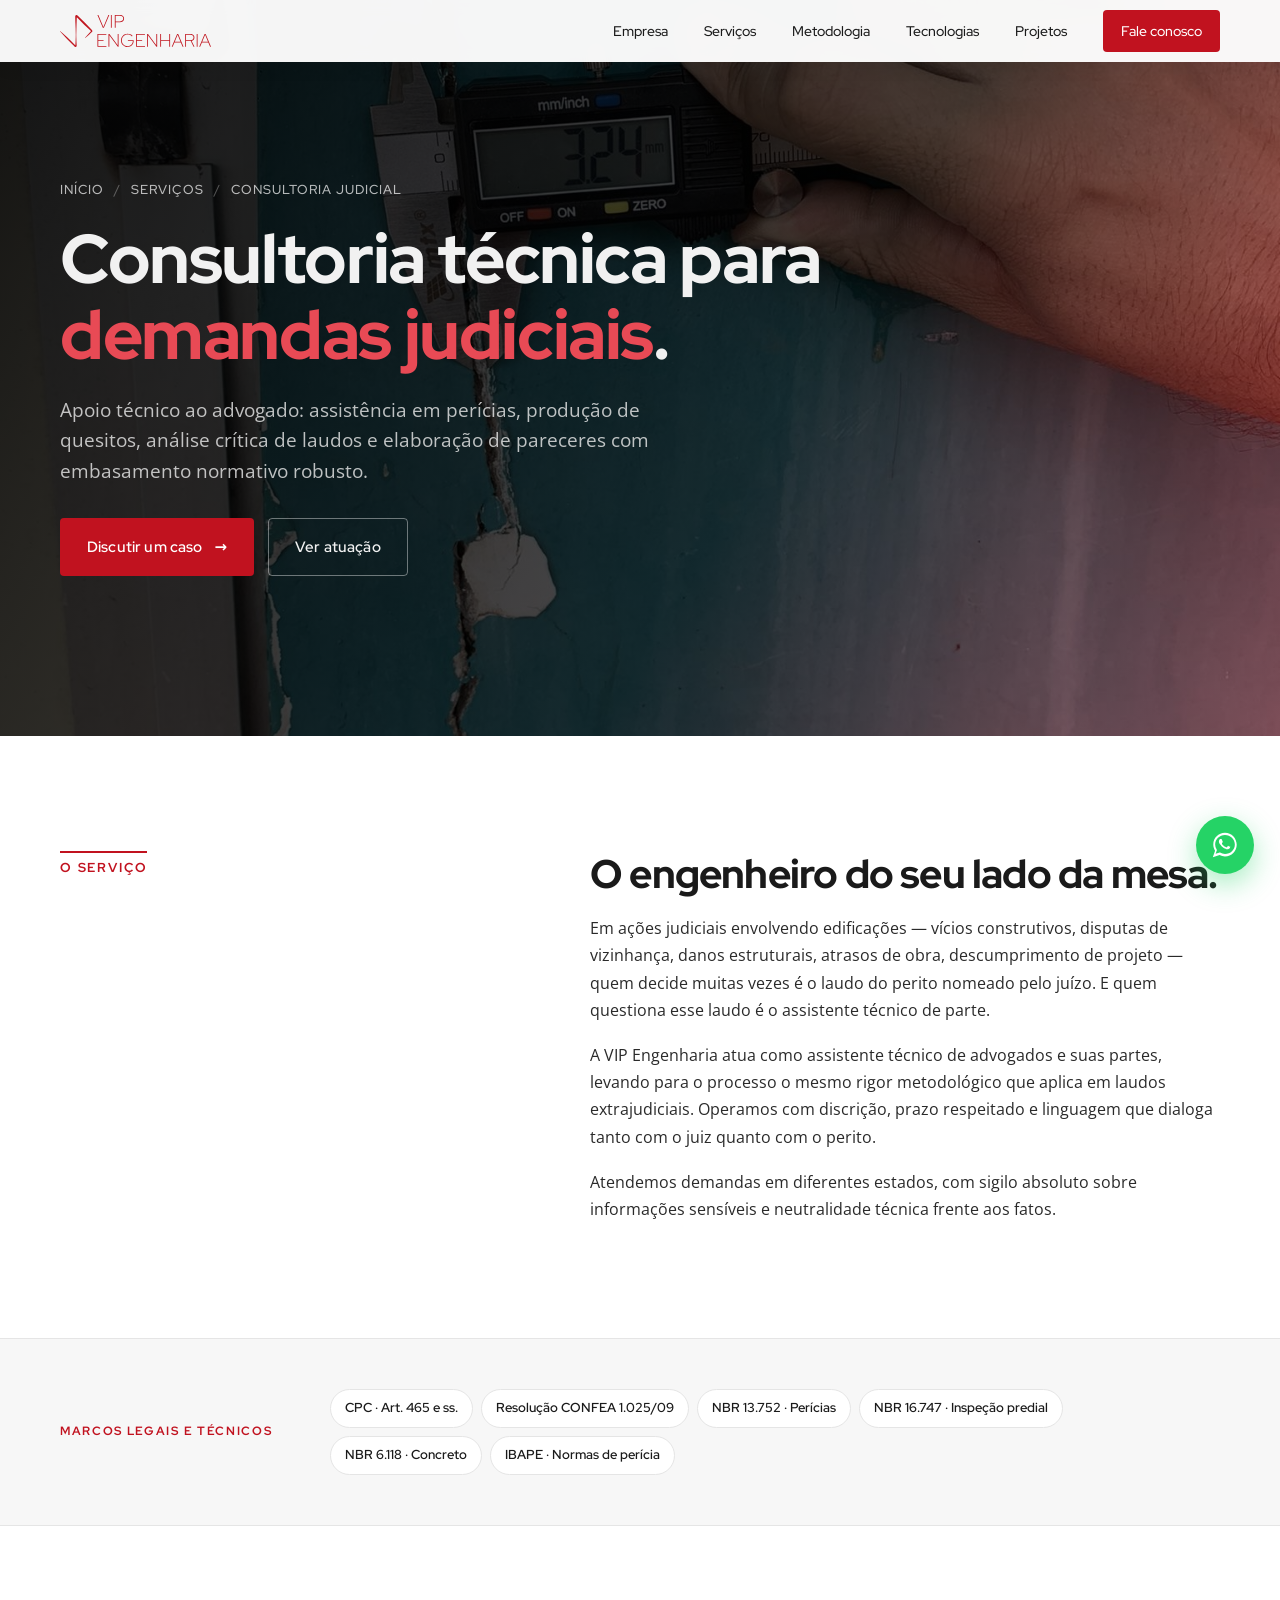
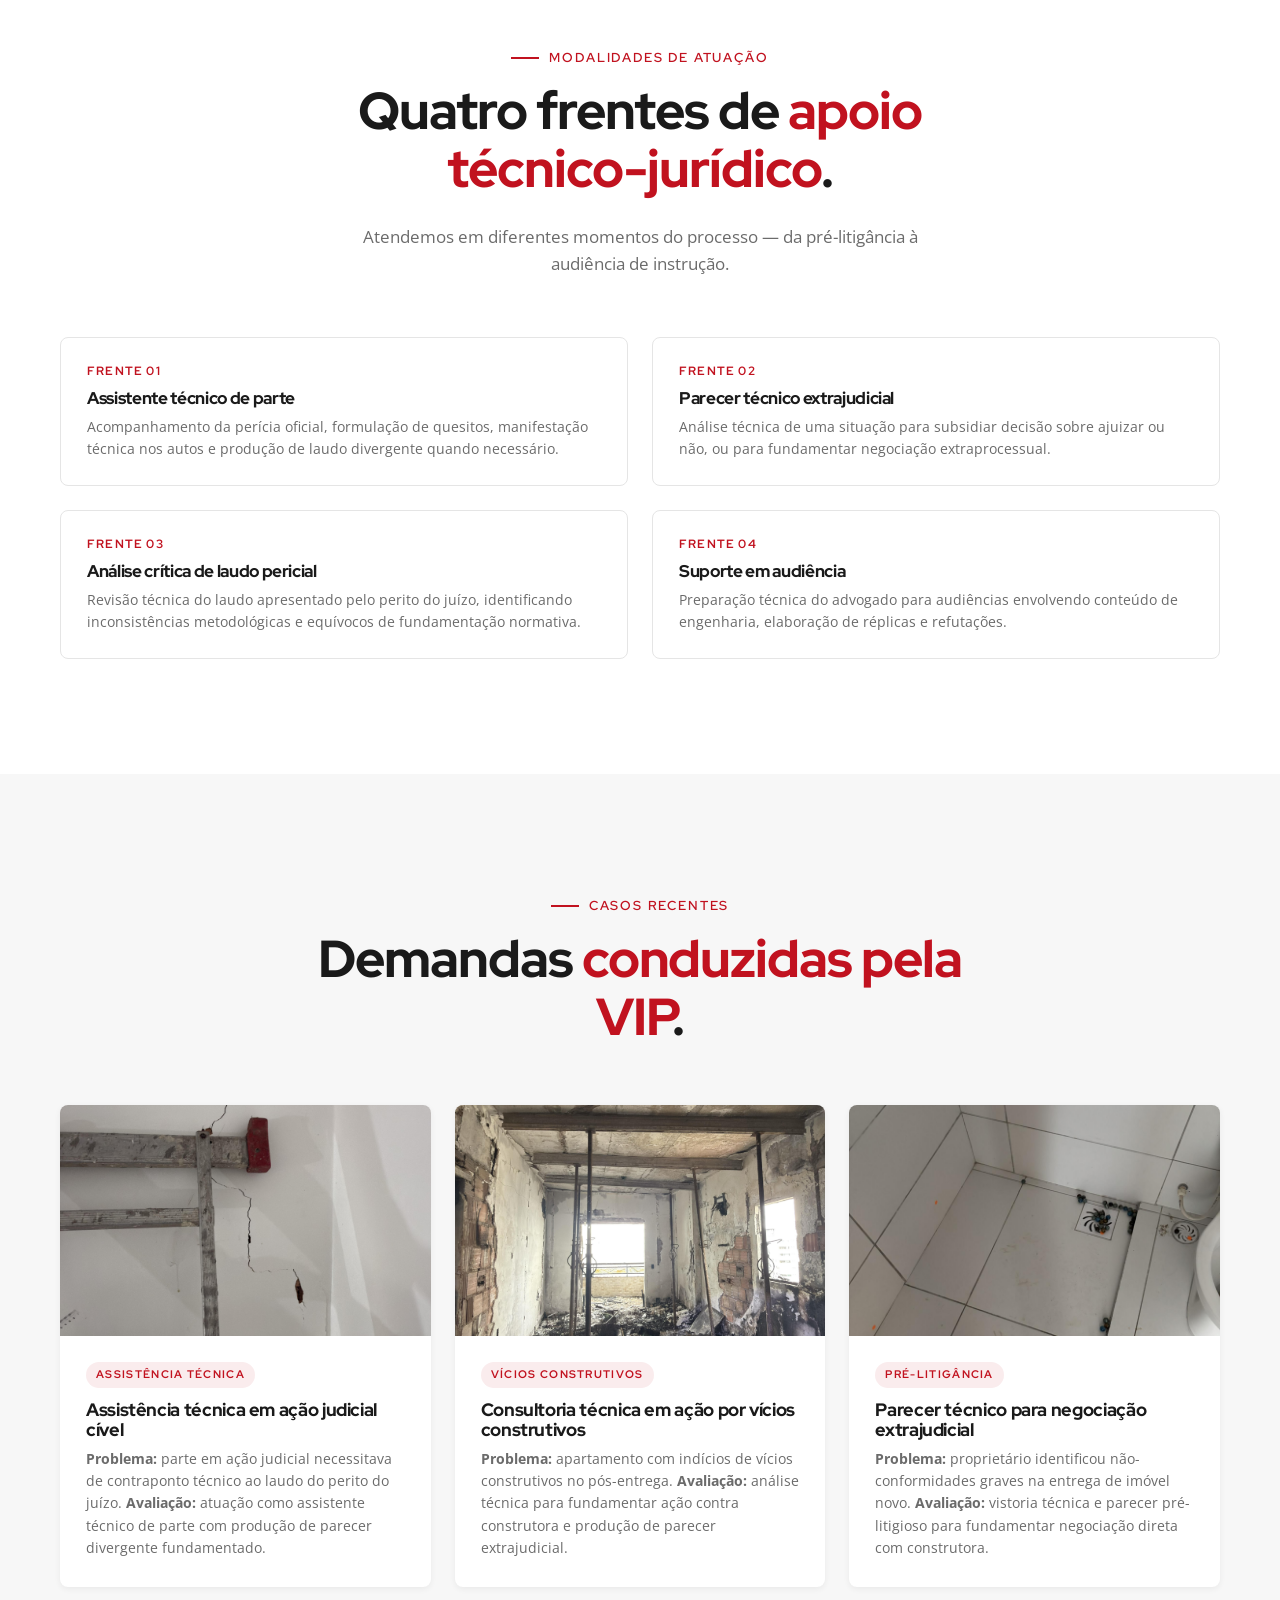
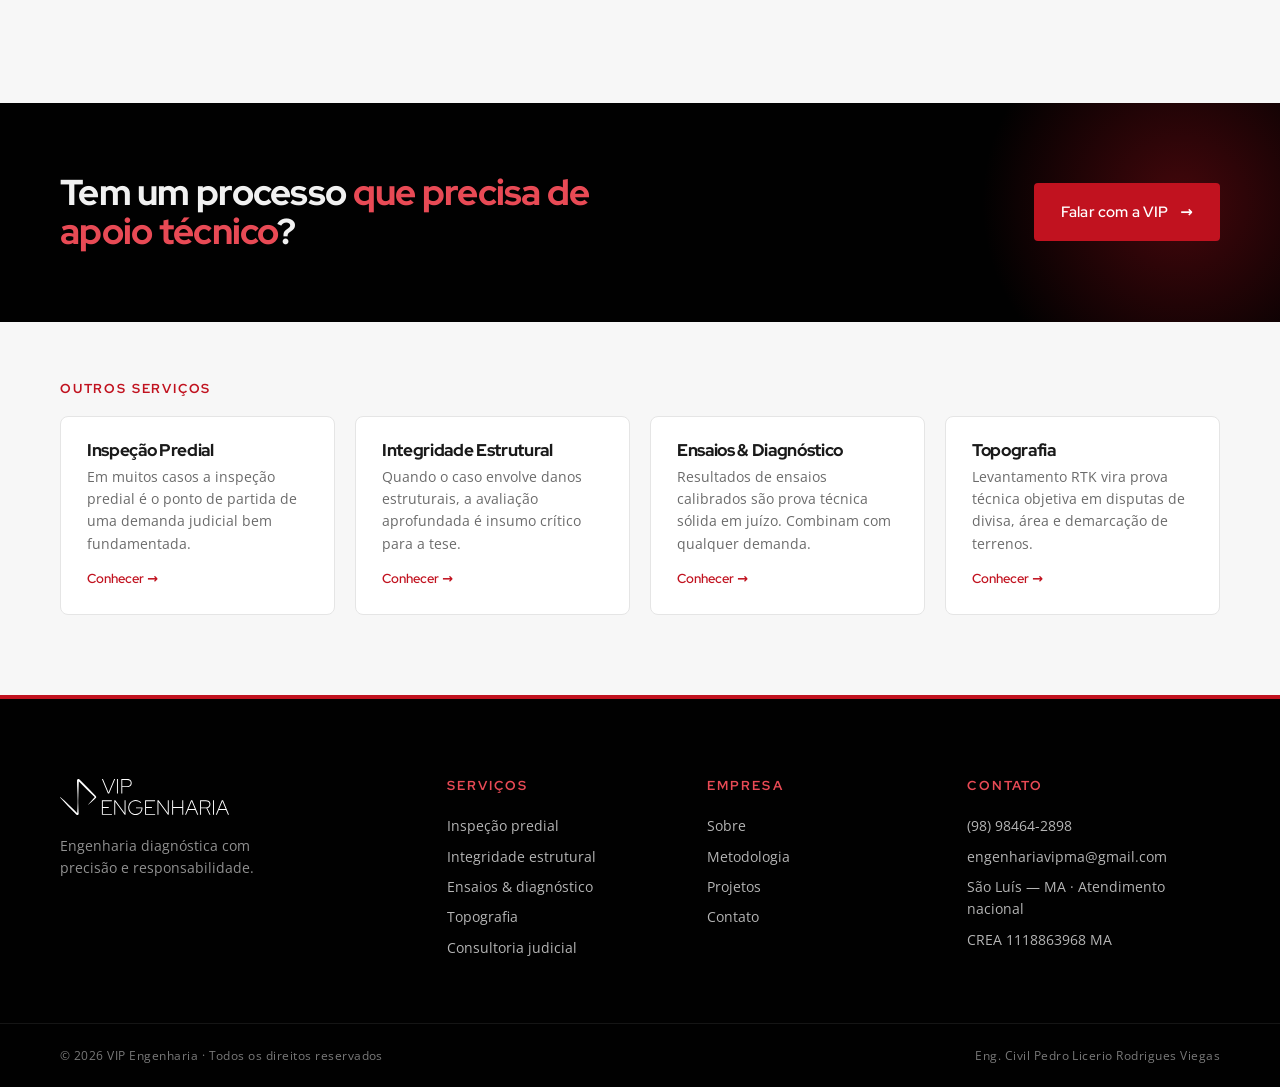
<file: servicos/consultoria-judicial.html>
<!DOCTYPE html>
<html lang="pt-BR">
<head>
    <!-- Google tag (gtag.js) -->
    <script async src="https://www.googletagmanager.com/gtag/js?id=AW-18138030541"></script>
    <script>
      window.dataLayer = window.dataLayer || [];
      function gtag(){dataLayer.push(arguments);}
      gtag('js', new Date());
      gtag('config', 'AW-18138030541');
    </script>
    <meta charset="UTF-8">
    <meta name="viewport" content="width=device-width, initial-scale=1.0">
    <meta name="description" content="Consultoria técnica judicial VIP Engenharia — assistência técnica de parte, pareceres e produção de provas em demandas envolvendo edificações.">
    <title>Consultoria Judicial · VIP Engenharia</title>
    <link rel="preconnect" href="https://fonts.googleapis.com">
    <link rel="preconnect" href="https://fonts.gstatic.com" crossorigin>
    <link href="https://fonts.googleapis.com/css2?family=Red+Hat+Display:wght@300;400;500;600;700;800;900&family=Open+Sans:wght@300;400;500;600;700;800&display=swap" rel="stylesheet">
    <link rel="stylesheet" href="../styles.css">
</head>
<body>

    <header class="site-header is-scrolled" id="siteHeader">
        <div class="container header-inner">
            <a href="../index.html" class="brand" aria-label="VIP Engenharia — início">
                <img class="brand-logo" src="../assets/img/LOGO%20VERT.svg" alt="VIP Engenharia">
            </a>
            <button class="nav-toggle" id="navToggle" aria-label="Abrir menu" aria-expanded="false">
                <span></span><span></span><span></span>
            </button>
            <nav class="site-nav" id="siteNav" aria-label="Principal">
                <a href="../index.html#empresa">Empresa</a>
                <a href="../index.html#servicos">Serviços</a>
                <a href="../index.html#metodologia">Metodologia</a>
                <a href="../index.html#tecnologias">Tecnologias</a>
                <a href="../index.html#projetos">Projetos</a>
                <a href="../index.html#contato" class="nav-cta">Fale conosco</a>
            </nav>
        </div>
    </header>

    <section class="inner-hero">
        <div class="inner-hero-media" aria-hidden="true">
            <img src="../assets/img/paquimetro-fissura.jpg" alt="">
        </div>
        <div class="container">
            <nav class="breadcrumb" aria-label="Trilha de navegação">
                <a href="../index.html">Início</a>
                <span class="sep">/</span>
                <a href="../index.html#servicos">Serviços</a>
                <span class="sep">/</span>
                <span>Consultoria Judicial</span>
            </nav>
            <h1>Consultoria técnica para <span class="accent">demandas judiciais</span>.</h1>
            <p>Apoio técnico ao advogado: assistência em perícias, produção de quesitos, análise crítica de laudos e elaboração de pareceres com embasamento normativo robusto.</p>
            <div class="hero-actions">
                <a href="../index.html#contato" class="btn btn-primary">Discutir um caso <span class="arrow">→</span></a>
                <a href="#atuacao" class="btn btn-ghost">Ver atuação</a>
            </div>
        </div>
    </section>

    <section class="section" id="atuacao">
        <div class="container copy-grid">
            <div class="col-left"><h3>O serviço</h3></div>
            <div class="col-right">
                <h2>O engenheiro do seu lado da mesa.</h2>
                <p>Em ações judiciais envolvendo edificações — vícios construtivos, disputas de vizinhança, danos estruturais, atrasos de obra, descumprimento de projeto — quem decide muitas vezes é o laudo do perito nomeado pelo juízo. E quem questiona esse laudo é o assistente técnico de parte.</p>
                <p>A VIP Engenharia atua como assistente técnico de advogados e suas partes, levando para o processo o mesmo rigor metodológico que aplica em laudos extrajudiciais. Operamos com discrição, prazo respeitado e linguagem que dialoga tanto com o juiz quanto com o perito.</p>
                <p>Atendemos demandas em diferentes estados, com sigilo absoluto sobre informações sensíveis e neutralidade técnica frente aos fatos.</p>
            </div>
        </div>
    </section>

    <section class="norms-strip">
        <div class="container">
            <h3>Marcos legais e técnicos</h3>
            <ul class="norms-list">
                <li>CPC · Art. 465 e ss.</li>
                <li>Resolução CONFEA 1.025/09</li>
                <li>NBR 13.752 · Perícias</li>
                <li>NBR 16.747 · Inspeção predial</li>
                <li>NBR 6.118 · Concreto</li>
                <li>IBAPE · Normas de perícia</li>
            </ul>
        </div>
    </section>

    <section class="section">
        <div class="container">
            <div class="section-head">
                <p class="section-eyebrow">Modalidades de atuação</p>
                <h2 class="section-title">Quatro frentes de <span class="accent">apoio técnico-jurídico</span>.</h2>
                <p class="section-lead">Atendemos em diferentes momentos do processo — da pré-litigância à audiência de instrução.</p>
            </div>

            <div class="deliverables">
                <div class="deliverable">
                    <div class="deliverable-num">FRENTE 01</div>
                    <h4>Assistente técnico de parte</h4>
                    <p>Acompanhamento da perícia oficial, formulação de quesitos, manifestação técnica nos autos e produção de laudo divergente quando necessário.</p>
                </div>
                <div class="deliverable">
                    <div class="deliverable-num">FRENTE 02</div>
                    <h4>Parecer técnico extrajudicial</h4>
                    <p>Análise técnica de uma situação para subsidiar decisão sobre ajuizar ou não, ou para fundamentar negociação extraprocessual.</p>
                </div>
                <div class="deliverable">
                    <div class="deliverable-num">FRENTE 03</div>
                    <h4>Análise crítica de laudo pericial</h4>
                    <p>Revisão técnica do laudo apresentado pelo perito do juízo, identificando inconsistências metodológicas e equívocos de fundamentação normativa.</p>
                </div>
                <div class="deliverable">
                    <div class="deliverable-num">FRENTE 04</div>
                    <h4>Suporte em audiência</h4>
                    <p>Preparação técnica do advogado para audiências envolvendo conteúdo de engenharia, elaboração de réplicas e refutações.</p>
                </div>
            </div>
        </div>
    </section>

    <section class="section section-projects" style="background: var(--c-mist)">
        <div class="container">
            <div class="section-head">
                <p class="section-eyebrow">Casos recentes</p>
                <h2 class="section-title">Demandas <span class="accent">conduzidas pela VIP</span>.</h2>
            </div>
            <div class="projects-grid">
                <article class="project">
                    <div class="project-img"><img src="../assets/img/11.JPEG" alt=""></div>
                    <div class="project-meta">
                        <span class="project-tag">Assistência técnica</span>
                        <h3>Assistência técnica em ação judicial cível</h3>
                        <p><strong>Problema:</strong> parte em ação judicial necessitava de contraponto técnico ao laudo do perito do juízo. <strong>Avaliação:</strong> atuação como assistente técnico de parte com produção de parecer divergente fundamentado.</p>
                    </div>
                </article>
                <article class="project">
                    <div class="project-img"><img src="../assets/img/7.JPEG" alt=""></div>
                    <div class="project-meta">
                        <span class="project-tag">Vícios construtivos</span>
                        <h3>Consultoria técnica em ação por vícios construtivos</h3>
                        <p><strong>Problema:</strong> apartamento com indícios de vícios construtivos no pós-entrega. <strong>Avaliação:</strong> análise técnica para fundamentar ação contra construtora e produção de parecer extrajudicial.</p>
                    </div>
                </article>
                <article class="project">
                    <div class="project-img"><img src="../assets/img/13.JPEG" alt=""></div>
                    <div class="project-meta">
                        <span class="project-tag">Pré-litigância</span>
                        <h3>Parecer técnico para negociação extrajudicial</h3>
                        <p><strong>Problema:</strong> proprietário identificou não-conformidades graves na entrega de imóvel novo. <strong>Avaliação:</strong> vistoria técnica e parecer pré-litigioso para fundamentar negociação direta com construtora.</p>
                    </div>
                </article>
            </div>
        </div>
    </section>

    <section class="cta-banner">
        <div class="container">
            <h2>Tem um processo <span class="accent">que precisa de apoio técnico</span>?</h2>
            <a href="../index.html#contato" class="btn btn-primary">Falar com a VIP <span class="arrow">→</span></a>
        </div>
    </section>

    <section class="related">
        <div class="container">
            <h3>Outros serviços</h3>
            <div class="related-grid related-grid--4">
                <a href="inspecao-predial.html" class="related-card">
                    <h4>Inspeção Predial</h4>
                    <p>Em muitos casos a inspeção predial é o ponto de partida de uma demanda judicial bem fundamentada.</p>
                    <span>Conhecer →</span>
                </a>
                <a href="integridade-estrutural.html" class="related-card">
                    <h4>Integridade Estrutural</h4>
                    <p>Quando o caso envolve danos estruturais, a avaliação aprofundada é insumo crítico para a tese.</p>
                    <span>Conhecer →</span>
                </a>
                <a href="ensaios-diagnostico.html" class="related-card">
                    <h4>Ensaios &amp; Diagnóstico</h4>
                    <p>Resultados de ensaios calibrados são prova técnica sólida em juízo. Combinam com qualquer demanda.</p>
                    <span>Conhecer →</span>
                </a>
                <a href="topografia.html" class="related-card">
                    <h4>Topografia</h4>
                    <p>Levantamento RTK vira prova técnica objetiva em disputas de divisa, área e demarcação de terrenos.</p>
                    <span>Conhecer →</span>
                </a>
            </div>
        </div>
    </section>

    <footer class="site-footer">
        <div class="container footer-inner">
            <div class="footer-brand">
                <img class="brand-logo brand-logo--footer" src="../assets/img/LOGO%20VERT.svg" alt="VIP Engenharia">
                <p class="footer-tagline">Engenharia diagnóstica com precisão e responsabilidade.</p>
            </div>
            <div class="footer-col">
                <h5>Serviços</h5>
                <a href="inspecao-predial.html">Inspeção predial</a>
                <a href="integridade-estrutural.html">Integridade estrutural</a>
                <a href="ensaios-diagnostico.html">Ensaios &amp; diagnóstico</a>
                <a href="topografia.html">Topografia</a>
                <a href="consultoria-judicial.html">Consultoria judicial</a>
            </div>
            <div class="footer-col">
                <h5>Empresa</h5>
                <a href="../index.html#empresa">Sobre</a>
                <a href="../index.html#metodologia">Metodologia</a>
                <a href="../index.html#projetos">Projetos</a>
                <a href="../index.html#contato">Contato</a>
            </div>
            <div class="footer-col">
                <h5>Contato</h5>
                <a href="https://wa.me/5598984642898">(98) 98464-2898</a>
                <a href="mailto:engenhariavipma@gmail.com">engenhariavipma@gmail.com</a>
                <span>São Luís — MA · Atendimento nacional</span>
                <span>CREA 1118863968 MA</span>
            </div>
        </div>
        <div class="footer-bottom">
            <div class="container">
                <span>&copy; <span id="year">2026</span> VIP Engenharia · Todos os direitos reservados</span>
                <span>Eng. Civil Pedro Licerio Rodrigues Viegas</span>
            </div>
        </div>
    </footer>

    <a href="https://wa.me/5598984642898" class="floating-wa" aria-label="Falar no WhatsApp">
        <svg viewBox="0 0 32 32" fill="currentColor" aria-hidden="true"><path d="M16 3C9 3 3.5 8.5 3.5 15.4c0 2.4.7 4.7 1.9 6.7L3 29l7.2-2.3c1.8 1 3.8 1.5 5.8 1.5 7 0 12.5-5.5 12.5-12.4S23 3 16 3zm0 22.6c-1.9 0-3.7-.5-5.3-1.5l-.4-.2-4.3 1.4 1.4-4.1-.3-.4a10.1 10.1 0 01-1.6-5.4c0-5.6 4.6-10.2 10.5-10.2s10.5 4.6 10.5 10.2-4.6 10.2-10.5 10.2zm5.8-7.6c-.3-.2-1.9-.9-2.2-1s-.5-.2-.7.2c-.2.3-.8 1-1 1.2-.2.2-.4.2-.7.1-.3-.2-1.4-.5-2.6-1.6-1-.9-1.6-1.9-1.8-2.3-.2-.3 0-.5.1-.7.1-.1.3-.4.4-.5.1-.2.2-.3.3-.5.1-.2 0-.4 0-.5l-1-2.4c-.3-.6-.5-.5-.7-.5h-.6c-.2 0-.5.1-.8.4s-1 1-1 2.4 1 2.8 1.2 3 2.1 3.2 5 4.5c.7.3 1.3.5 1.7.6.7.2 1.3.2 1.8.1.6-.1 1.9-.8 2.1-1.5.3-.7.3-1.3.2-1.5-.1-.1-.3-.2-.6-.3z"/></svg>
    </a>

    <script src="../script.js"></script>
</body>
</html>
</file>
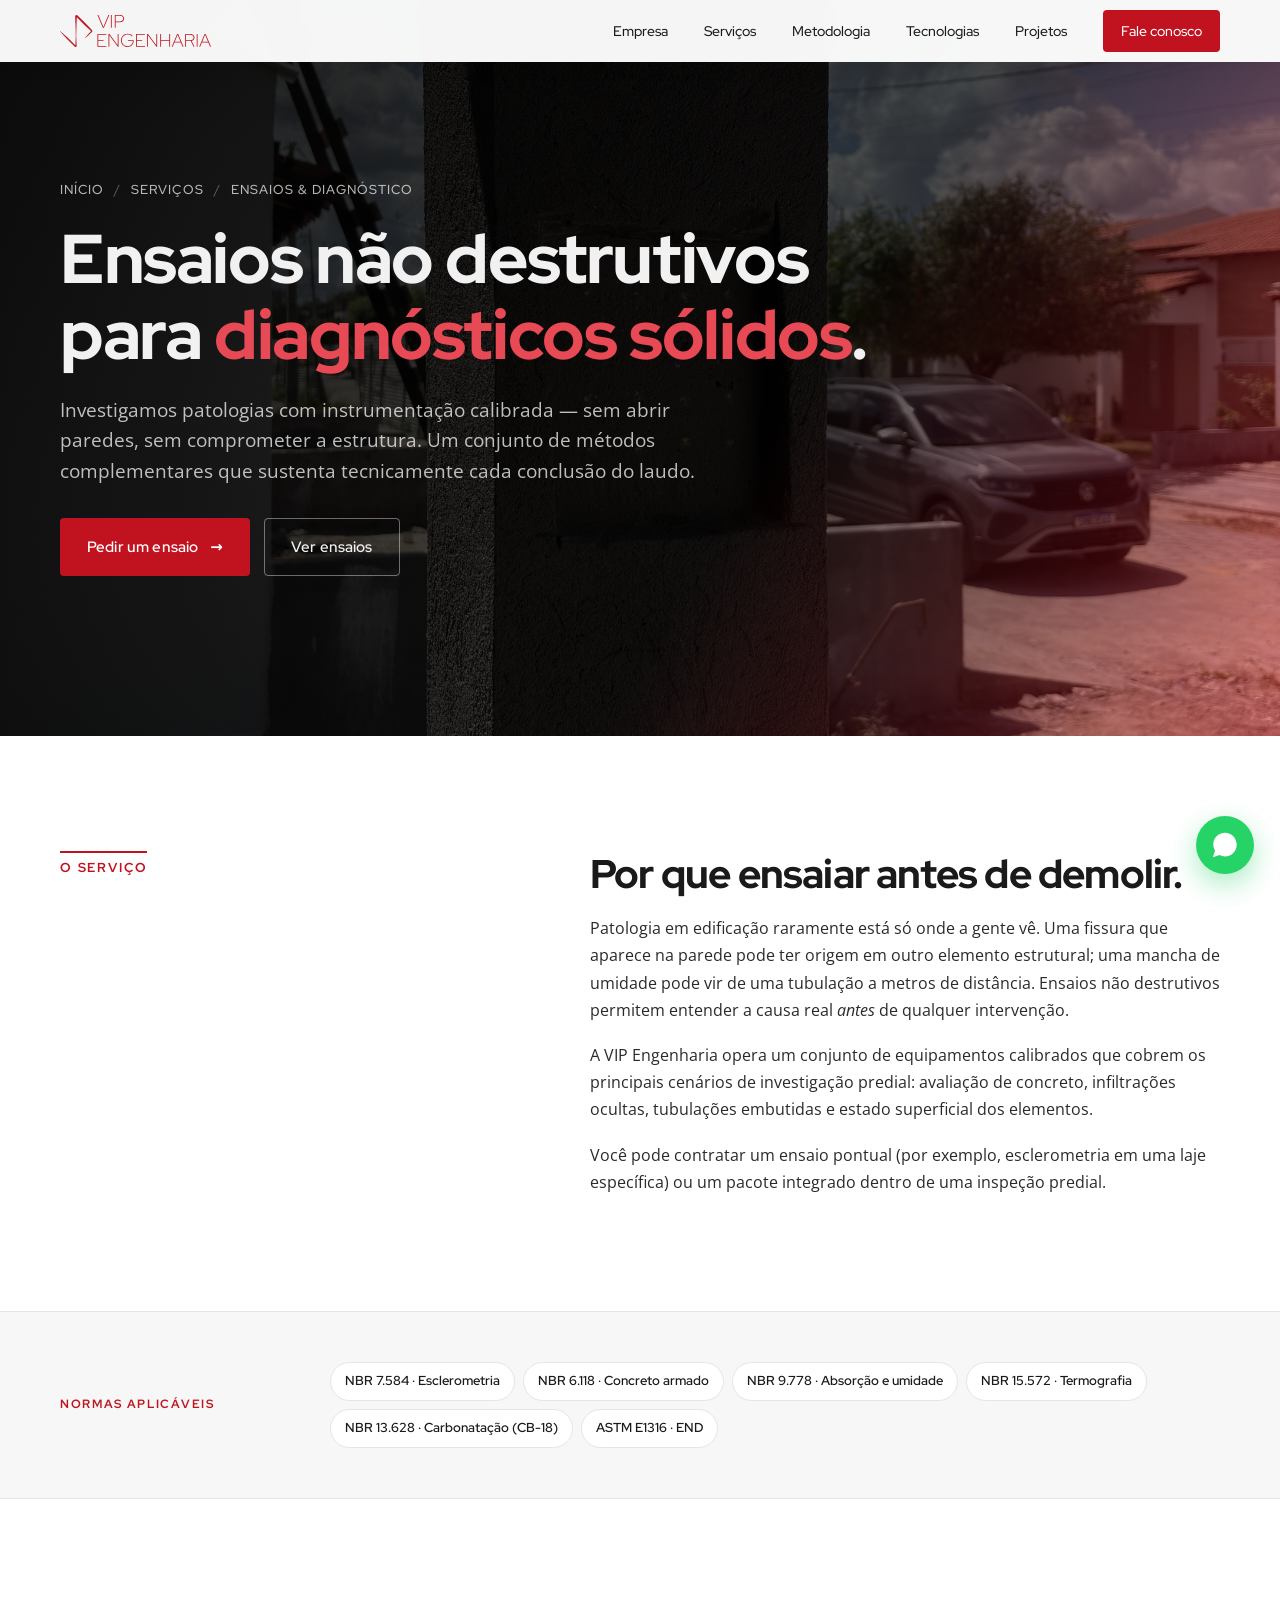
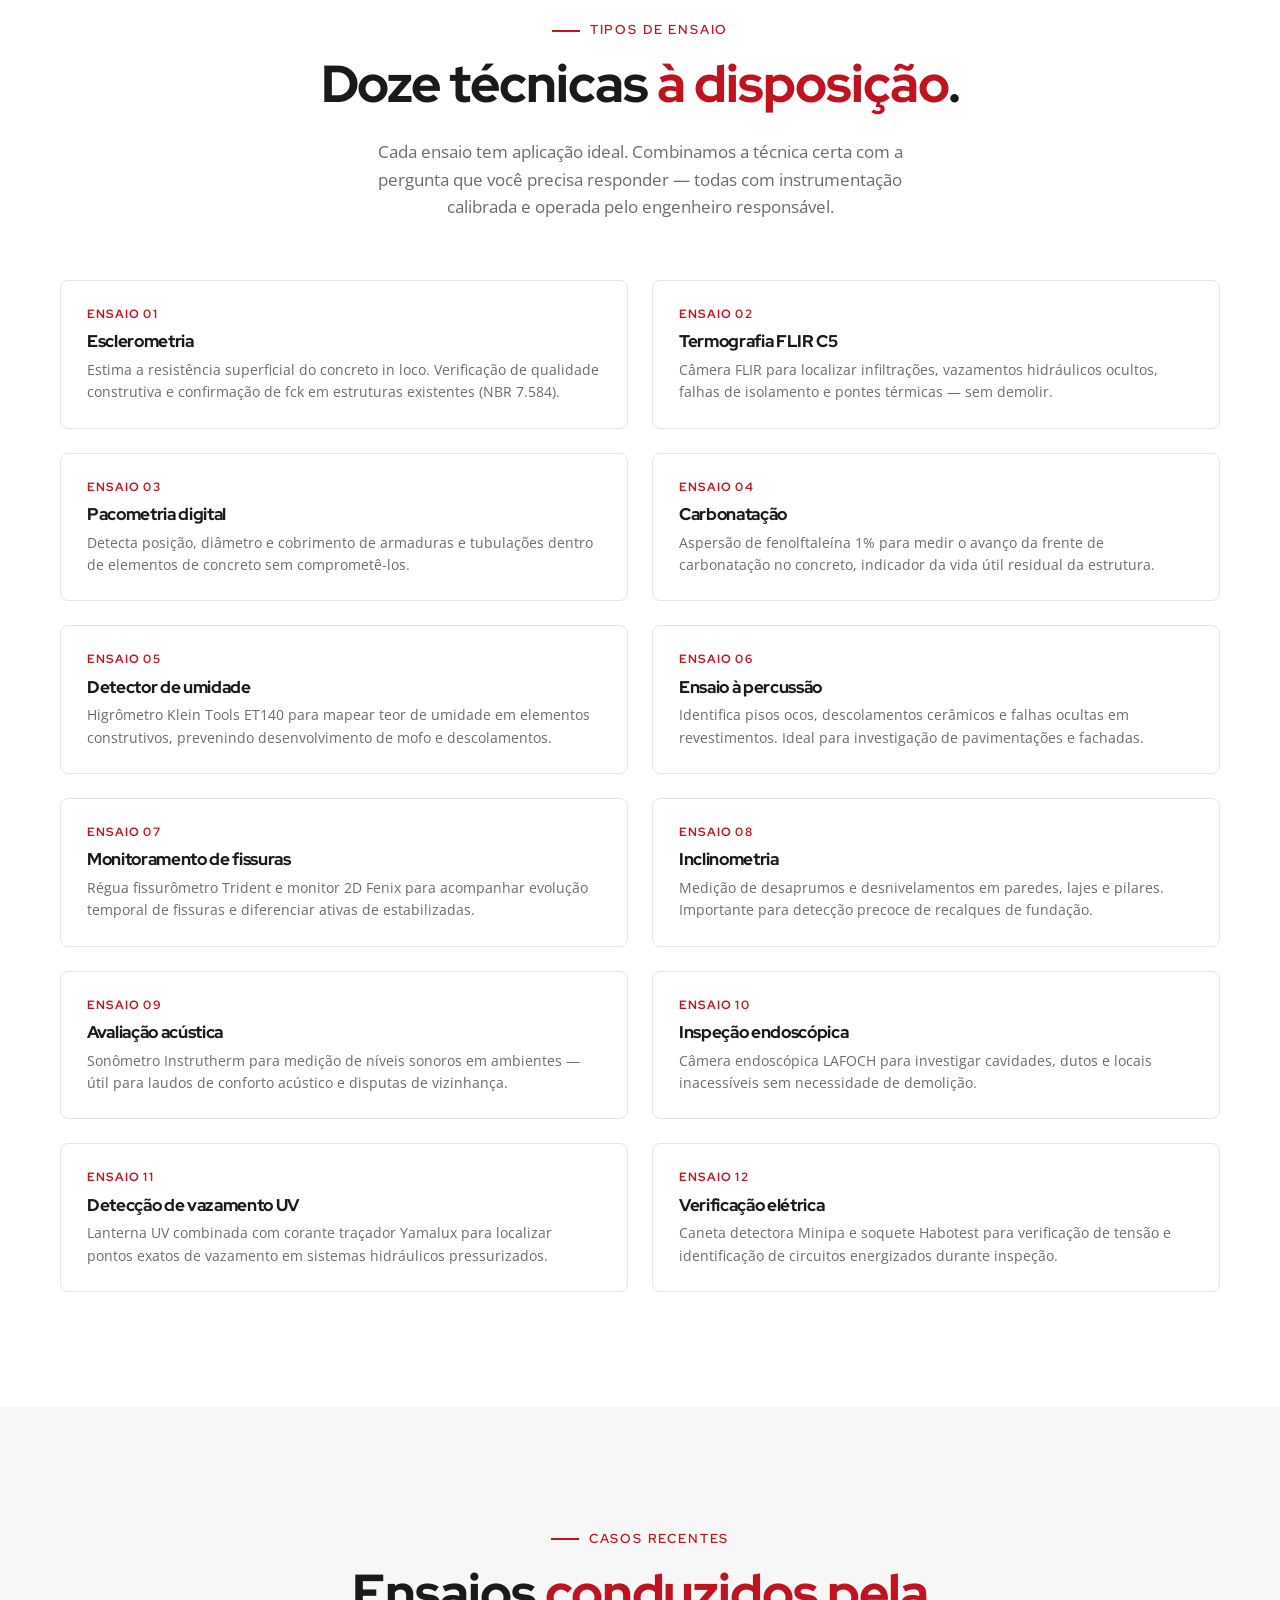
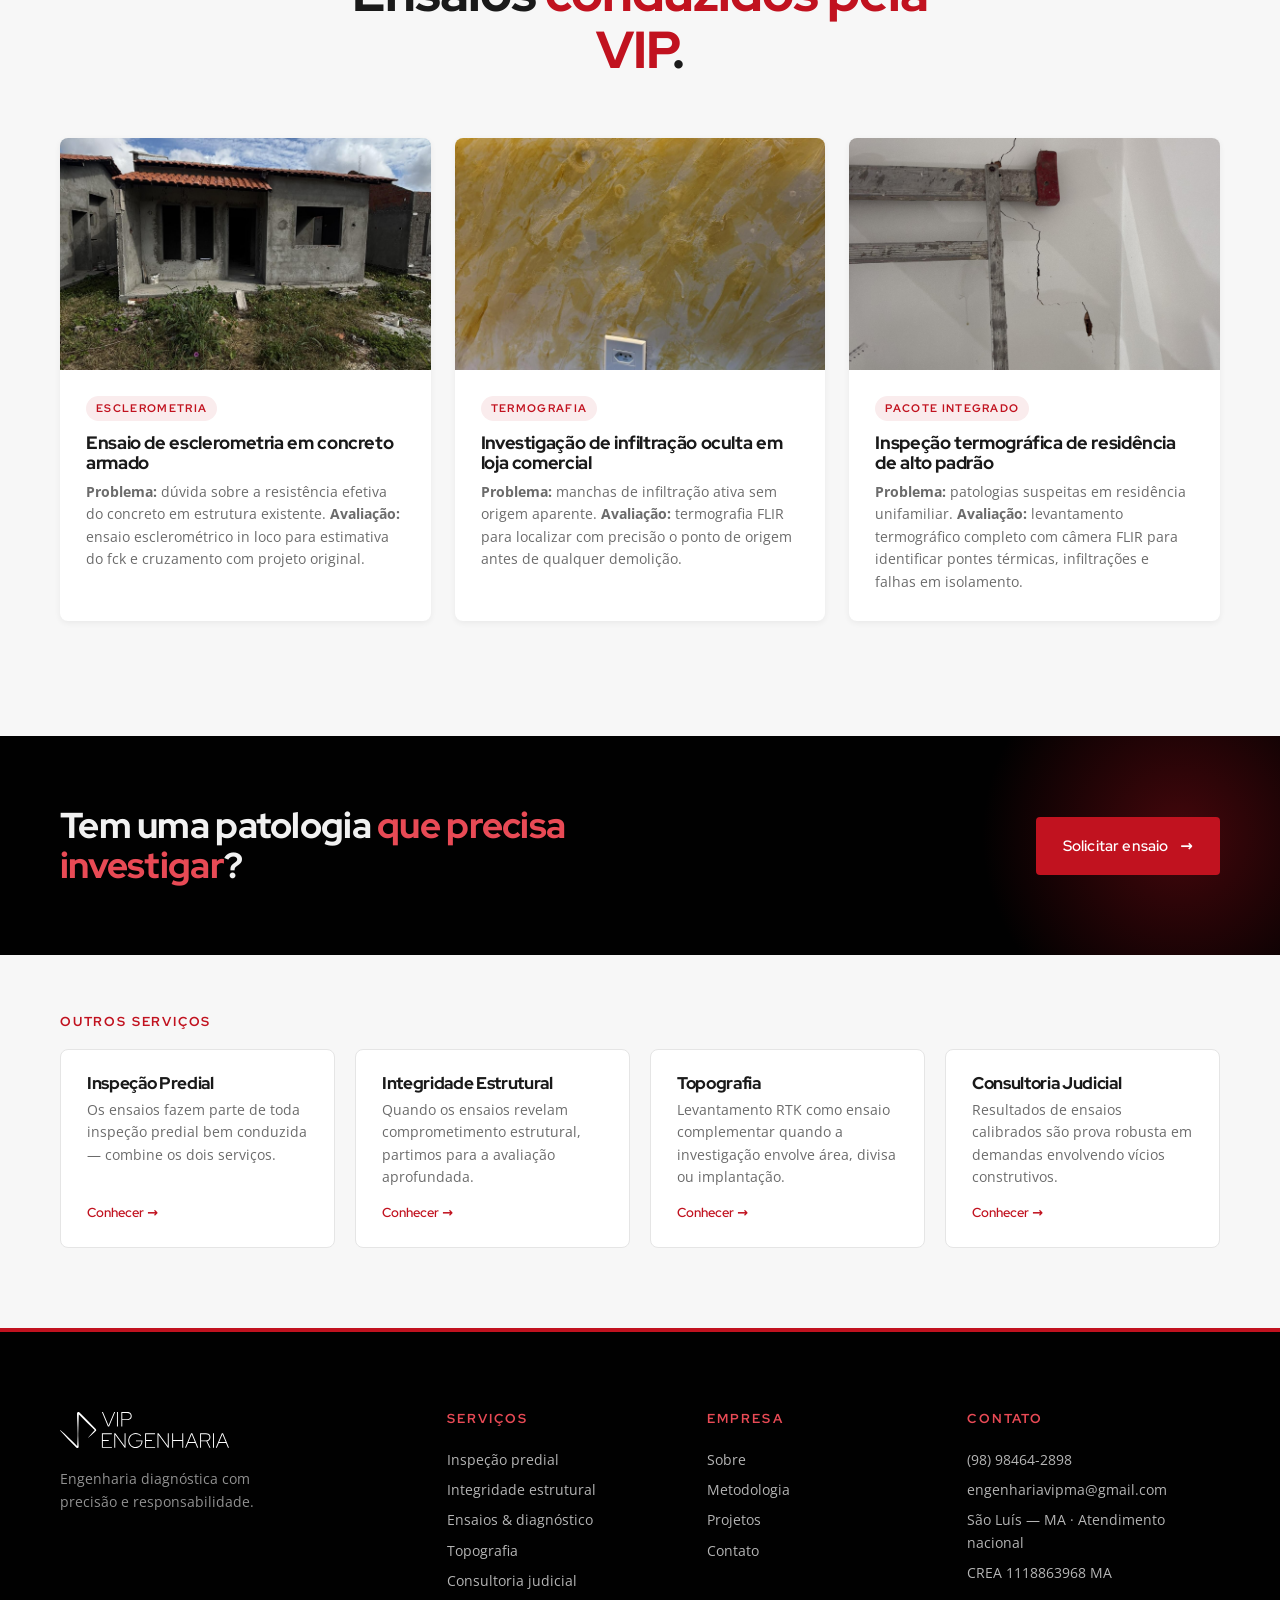
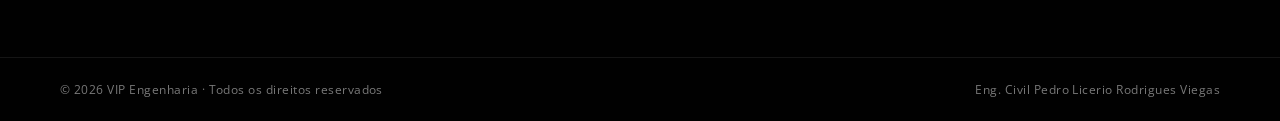
<file: servicos/ensaios-diagnostico.html>
<!DOCTYPE html>
<html lang="pt-BR">
<head>
    <!-- Google tag (gtag.js) -->
    <script async src="https://www.googletagmanager.com/gtag/js?id=AW-18138030541"></script>
    <script>
      window.dataLayer = window.dataLayer || [];
      function gtag(){dataLayer.push(arguments);}
      gtag('js', new Date());
      gtag('config', 'AW-18138030541');
    </script>
    <meta charset="UTF-8">
    <meta name="viewport" content="width=device-width, initial-scale=1.0">
    <meta name="description" content="Ensaios não destrutivos VIP Engenharia — esclerometria, termografia, pacometria, detecção de umidade e carbonatação para diagnóstico de patologias.">
    <title>Ensaios &amp; Diagnóstico · VIP Engenharia</title>
    <link rel="preconnect" href="https://fonts.googleapis.com">
    <link rel="preconnect" href="https://fonts.gstatic.com" crossorigin>
    <link href="https://fonts.googleapis.com/css2?family=Red+Hat+Display:wght@300;400;500;600;700;800;900&family=Open+Sans:wght@300;400;500;600;700;800&display=swap" rel="stylesheet">
    <link rel="stylesheet" href="../styles.css">
</head>
<body>

    <header class="site-header is-scrolled" id="siteHeader">
        <div class="container header-inner">
            <a href="../index.html" class="brand" aria-label="VIP Engenharia — início">
                <img class="brand-logo" src="../assets/img/LOGO%20VERT.svg" alt="VIP Engenharia">
            </a>
            <button class="nav-toggle" id="navToggle" aria-label="Abrir menu" aria-expanded="false">
                <span></span><span></span><span></span>
            </button>
            <nav class="site-nav" id="siteNav" aria-label="Principal">
                <a href="../index.html#empresa">Empresa</a>
                <a href="../index.html#servicos">Serviços</a>
                <a href="../index.html#metodologia">Metodologia</a>
                <a href="../index.html#tecnologias">Tecnologias</a>
                <a href="../index.html#projetos">Projetos</a>
                <a href="../index.html#contato" class="nav-cta">Fale conosco</a>
            </nav>
        </div>
    </header>

    <section class="inner-hero">
        <div class="inner-hero-media" aria-hidden="true">
            <img src="../assets/img/9.JPEG" alt="">
        </div>
        <div class="container">
            <nav class="breadcrumb" aria-label="Trilha de navegação">
                <a href="../index.html">Início</a>
                <span class="sep">/</span>
                <a href="../index.html#servicos">Serviços</a>
                <span class="sep">/</span>
                <span>Ensaios &amp; Diagnóstico</span>
            </nav>
            <h1>Ensaios não destrutivos para <span class="accent">diagnósticos sólidos</span>.</h1>
            <p>Investigamos patologias com instrumentação calibrada — sem abrir paredes, sem comprometer a estrutura. Um conjunto de métodos complementares que sustenta tecnicamente cada conclusão do laudo.</p>
            <div class="hero-actions">
                <a href="../index.html#contato" class="btn btn-primary">Pedir um ensaio <span class="arrow">→</span></a>
                <a href="#tipos" class="btn btn-ghost">Ver ensaios</a>
            </div>
        </div>
    </section>

    <section class="section" id="tipos">
        <div class="container copy-grid">
            <div class="col-left"><h3>O serviço</h3></div>
            <div class="col-right">
                <h2>Por que ensaiar antes de demolir.</h2>
                <p>Patologia em edificação raramente está só onde a gente vê. Uma fissura que aparece na parede pode ter origem em outro elemento estrutural; uma mancha de umidade pode vir de uma tubulação a metros de distância. Ensaios não destrutivos permitem entender a causa real <em>antes</em> de qualquer intervenção.</p>
                <p>A VIP Engenharia opera um conjunto de equipamentos calibrados que cobrem os principais cenários de investigação predial: avaliação de concreto, infiltrações ocultas, tubulações embutidas e estado superficial dos elementos.</p>
                <p>Você pode contratar um ensaio pontual (por exemplo, esclerometria em uma laje específica) ou um pacote integrado dentro de uma inspeção predial.</p>
            </div>
        </div>
    </section>

    <section class="norms-strip">
        <div class="container">
            <h3>Normas aplicáveis</h3>
            <ul class="norms-list">
                <li>NBR 7.584 · Esclerometria</li>
                <li>NBR 6.118 · Concreto armado</li>
                <li>NBR 9.778 · Absorção e umidade</li>
                <li>NBR 15.572 · Termografia</li>
                <li>NBR 13.628 · Carbonatação (CB-18)</li>
                <li>ASTM E1316 · END</li>
            </ul>
        </div>
    </section>

    <section class="section">
        <div class="container">
            <div class="section-head">
                <p class="section-eyebrow">Tipos de ensaio</p>
                <h2 class="section-title">Doze técnicas <span class="accent">à disposição</span>.</h2>
                <p class="section-lead">Cada ensaio tem aplicação ideal. Combinamos a técnica certa com a pergunta que você precisa responder — todas com instrumentação calibrada e operada pelo engenheiro responsável.</p>
            </div>

            <div class="deliverables">
                <div class="deliverable">
                    <div class="deliverable-num">ENSAIO 01</div>
                    <h4>Esclerometria</h4>
                    <p>Estima a resistência superficial do concreto in loco. Verificação de qualidade construtiva e confirmação de fck em estruturas existentes (NBR 7.584).</p>
                </div>
                <div class="deliverable">
                    <div class="deliverable-num">ENSAIO 02</div>
                    <h4>Termografia FLIR C5</h4>
                    <p>Câmera FLIR para localizar infiltrações, vazamentos hidráulicos ocultos, falhas de isolamento e pontes térmicas — sem demolir.</p>
                </div>
                <div class="deliverable">
                    <div class="deliverable-num">ENSAIO 03</div>
                    <h4>Pacometria digital</h4>
                    <p>Detecta posição, diâmetro e cobrimento de armaduras e tubulações dentro de elementos de concreto sem comprometê-los.</p>
                </div>
                <div class="deliverable">
                    <div class="deliverable-num">ENSAIO 04</div>
                    <h4>Carbonatação</h4>
                    <p>Aspersão de fenolftaleína 1% para medir o avanço da frente de carbonatação no concreto, indicador da vida útil residual da estrutura.</p>
                </div>
                <div class="deliverable">
                    <div class="deliverable-num">ENSAIO 05</div>
                    <h4>Detector de umidade</h4>
                    <p>Higrômetro Klein Tools ET140 para mapear teor de umidade em elementos construtivos, prevenindo desenvolvimento de mofo e descolamentos.</p>
                </div>
                <div class="deliverable">
                    <div class="deliverable-num">ENSAIO 06</div>
                    <h4>Ensaio à percussão</h4>
                    <p>Identifica pisos ocos, descolamentos cerâmicos e falhas ocultas em revestimentos. Ideal para investigação de pavimentações e fachadas.</p>
                </div>
                <div class="deliverable">
                    <div class="deliverable-num">ENSAIO 07</div>
                    <h4>Monitoramento de fissuras</h4>
                    <p>Régua fissurômetro Trident e monitor 2D Fenix para acompanhar evolução temporal de fissuras e diferenciar ativas de estabilizadas.</p>
                </div>
                <div class="deliverable">
                    <div class="deliverable-num">ENSAIO 08</div>
                    <h4>Inclinometria</h4>
                    <p>Medição de desaprumos e desnivelamentos em paredes, lajes e pilares. Importante para detecção precoce de recalques de fundação.</p>
                </div>
                <div class="deliverable">
                    <div class="deliverable-num">ENSAIO 09</div>
                    <h4>Avaliação acústica</h4>
                    <p>Sonômetro Instrutherm para medição de níveis sonoros em ambientes — útil para laudos de conforto acústico e disputas de vizinhança.</p>
                </div>
                <div class="deliverable">
                    <div class="deliverable-num">ENSAIO 10</div>
                    <h4>Inspeção endoscópica</h4>
                    <p>Câmera endoscópica LAFOCH para investigar cavidades, dutos e locais inacessíveis sem necessidade de demolição.</p>
                </div>
                <div class="deliverable">
                    <div class="deliverable-num">ENSAIO 11</div>
                    <h4>Detecção de vazamento UV</h4>
                    <p>Lanterna UV combinada com corante traçador Yamalux para localizar pontos exatos de vazamento em sistemas hidráulicos pressurizados.</p>
                </div>
                <div class="deliverable">
                    <div class="deliverable-num">ENSAIO 12</div>
                    <h4>Verificação elétrica</h4>
                    <p>Caneta detectora Minipa e soquete Habotest para verificação de tensão e identificação de circuitos energizados durante inspeção.</p>
                </div>
            </div>
        </div>
    </section>

    <section class="section section-projects" style="background: var(--c-mist)">
        <div class="container">
            <div class="section-head">
                <p class="section-eyebrow">Casos recentes</p>
                <h2 class="section-title">Ensaios <span class="accent">conduzidos pela VIP</span>.</h2>
            </div>
            <div class="projects-grid">
                <article class="project">
                    <div class="project-img"><img src="../assets/img/10.JPEG" alt=""></div>
                    <div class="project-meta">
                        <span class="project-tag">Esclerometria</span>
                        <h3>Ensaio de esclerometria em concreto armado</h3>
                        <p><strong>Problema:</strong> dúvida sobre a resistência efetiva do concreto em estrutura existente. <strong>Avaliação:</strong> ensaio esclerométrico in loco para estimativa do fck e cruzamento com projeto original.</p>
                    </div>
                </article>
                <article class="project">
                    <div class="project-img"><img src="../assets/img/5.JPEG" alt=""></div>
                    <div class="project-meta">
                        <span class="project-tag">Termografia</span>
                        <h3>Investigação de infiltração oculta em loja comercial</h3>
                        <p><strong>Problema:</strong> manchas de infiltração ativa sem origem aparente. <strong>Avaliação:</strong> termografia FLIR para localizar com precisão o ponto de origem antes de qualquer demolição.</p>
                    </div>
                </article>
                <article class="project">
                    <div class="project-img"><img src="../assets/img/11.JPEG" alt=""></div>
                    <div class="project-meta">
                        <span class="project-tag">Pacote integrado</span>
                        <h3>Inspeção termográfica de residência de alto padrão</h3>
                        <p><strong>Problema:</strong> patologias suspeitas em residência unifamiliar. <strong>Avaliação:</strong> levantamento termográfico completo com câmera FLIR para identificar pontes térmicas, infiltrações e falhas em isolamento.</p>
                    </div>
                </article>
            </div>
        </div>
    </section>

    <section class="cta-banner">
        <div class="container">
            <h2>Tem uma patologia <span class="accent">que precisa investigar</span>?</h2>
            <a href="../index.html#contato" class="btn btn-primary">Solicitar ensaio <span class="arrow">→</span></a>
        </div>
    </section>

    <section class="related">
        <div class="container">
            <h3>Outros serviços</h3>
            <div class="related-grid related-grid--4">
                <a href="inspecao-predial.html" class="related-card">
                    <h4>Inspeção Predial</h4>
                    <p>Os ensaios fazem parte de toda inspeção predial bem conduzida — combine os dois serviços.</p>
                    <span>Conhecer →</span>
                </a>
                <a href="integridade-estrutural.html" class="related-card">
                    <h4>Integridade Estrutural</h4>
                    <p>Quando os ensaios revelam comprometimento estrutural, partimos para a avaliação aprofundada.</p>
                    <span>Conhecer →</span>
                </a>
                <a href="topografia.html" class="related-card">
                    <h4>Topografia</h4>
                    <p>Levantamento RTK como ensaio complementar quando a investigação envolve área, divisa ou implantação.</p>
                    <span>Conhecer →</span>
                </a>
                <a href="consultoria-judicial.html" class="related-card">
                    <h4>Consultoria Judicial</h4>
                    <p>Resultados de ensaios calibrados são prova robusta em demandas envolvendo vícios construtivos.</p>
                    <span>Conhecer →</span>
                </a>
            </div>
        </div>
    </section>

    <footer class="site-footer">
        <div class="container footer-inner">
            <div class="footer-brand">
                <img class="brand-logo brand-logo--footer" src="../assets/img/LOGO%20VERT.svg" alt="VIP Engenharia">
                <p class="footer-tagline">Engenharia diagnóstica com precisão e responsabilidade.</p>
            </div>
            <div class="footer-col">
                <h5>Serviços</h5>
                <a href="inspecao-predial.html">Inspeção predial</a>
                <a href="integridade-estrutural.html">Integridade estrutural</a>
                <a href="ensaios-diagnostico.html">Ensaios &amp; diagnóstico</a>
                <a href="topografia.html">Topografia</a>
                <a href="consultoria-judicial.html">Consultoria judicial</a>
            </div>
            <div class="footer-col">
                <h5>Empresa</h5>
                <a href="../index.html#empresa">Sobre</a>
                <a href="../index.html#metodologia">Metodologia</a>
                <a href="../index.html#projetos">Projetos</a>
                <a href="../index.html#contato">Contato</a>
            </div>
            <div class="footer-col">
                <h5>Contato</h5>
                <a href="https://wa.me/5598984642898">(98) 98464-2898</a>
                <a href="mailto:engenhariavipma@gmail.com">engenhariavipma@gmail.com</a>
                <span>São Luís — MA · Atendimento nacional</span>
                <span>CREA 1118863968 MA</span>
            </div>
        </div>
        <div class="footer-bottom">
            <div class="container">
                <span>&copy; <span id="year">2026</span> VIP Engenharia · Todos os direitos reservados</span>
                <span>Eng. Civil Pedro Licerio Rodrigues Viegas</span>
            </div>
        </div>
    </footer>

        <a href="https://wa.me/5598984642898" class="floating-wa" aria-label="Falar no WhatsApp">
        <svg viewBox="0 0 32 32" fill="currentColor" aria-hidden="true"><path d="M16 3C9 3 3.5 8.5 3.5 15.4c0 2.4.7 4.7 1.9 6.7L3 29l7.2-2.3c1.8 1 3.8 1.5 5.8 1.5 7 0 12.5-5.5 12.5-12.4S23 3 16 3z"/></svg>
    </a>

    <script src="../script.js"></script>
</body>
</html>
</file>
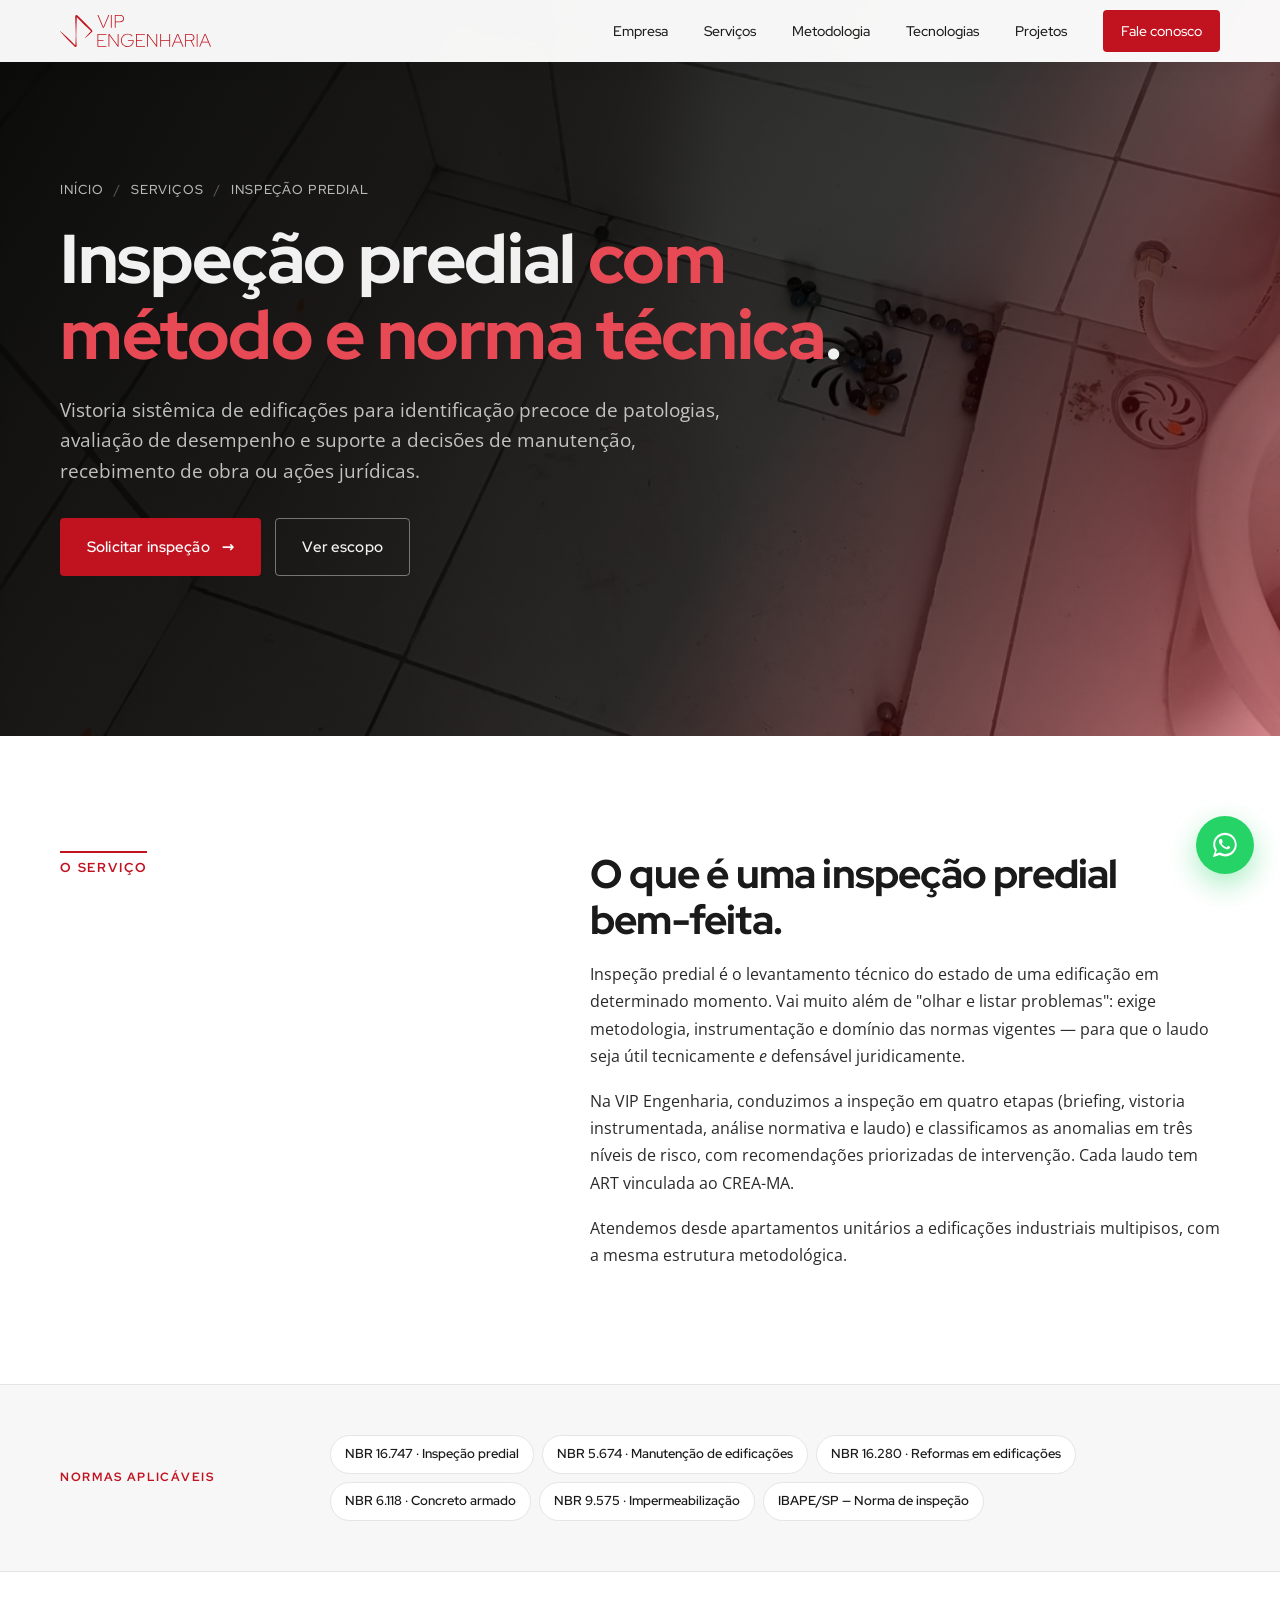
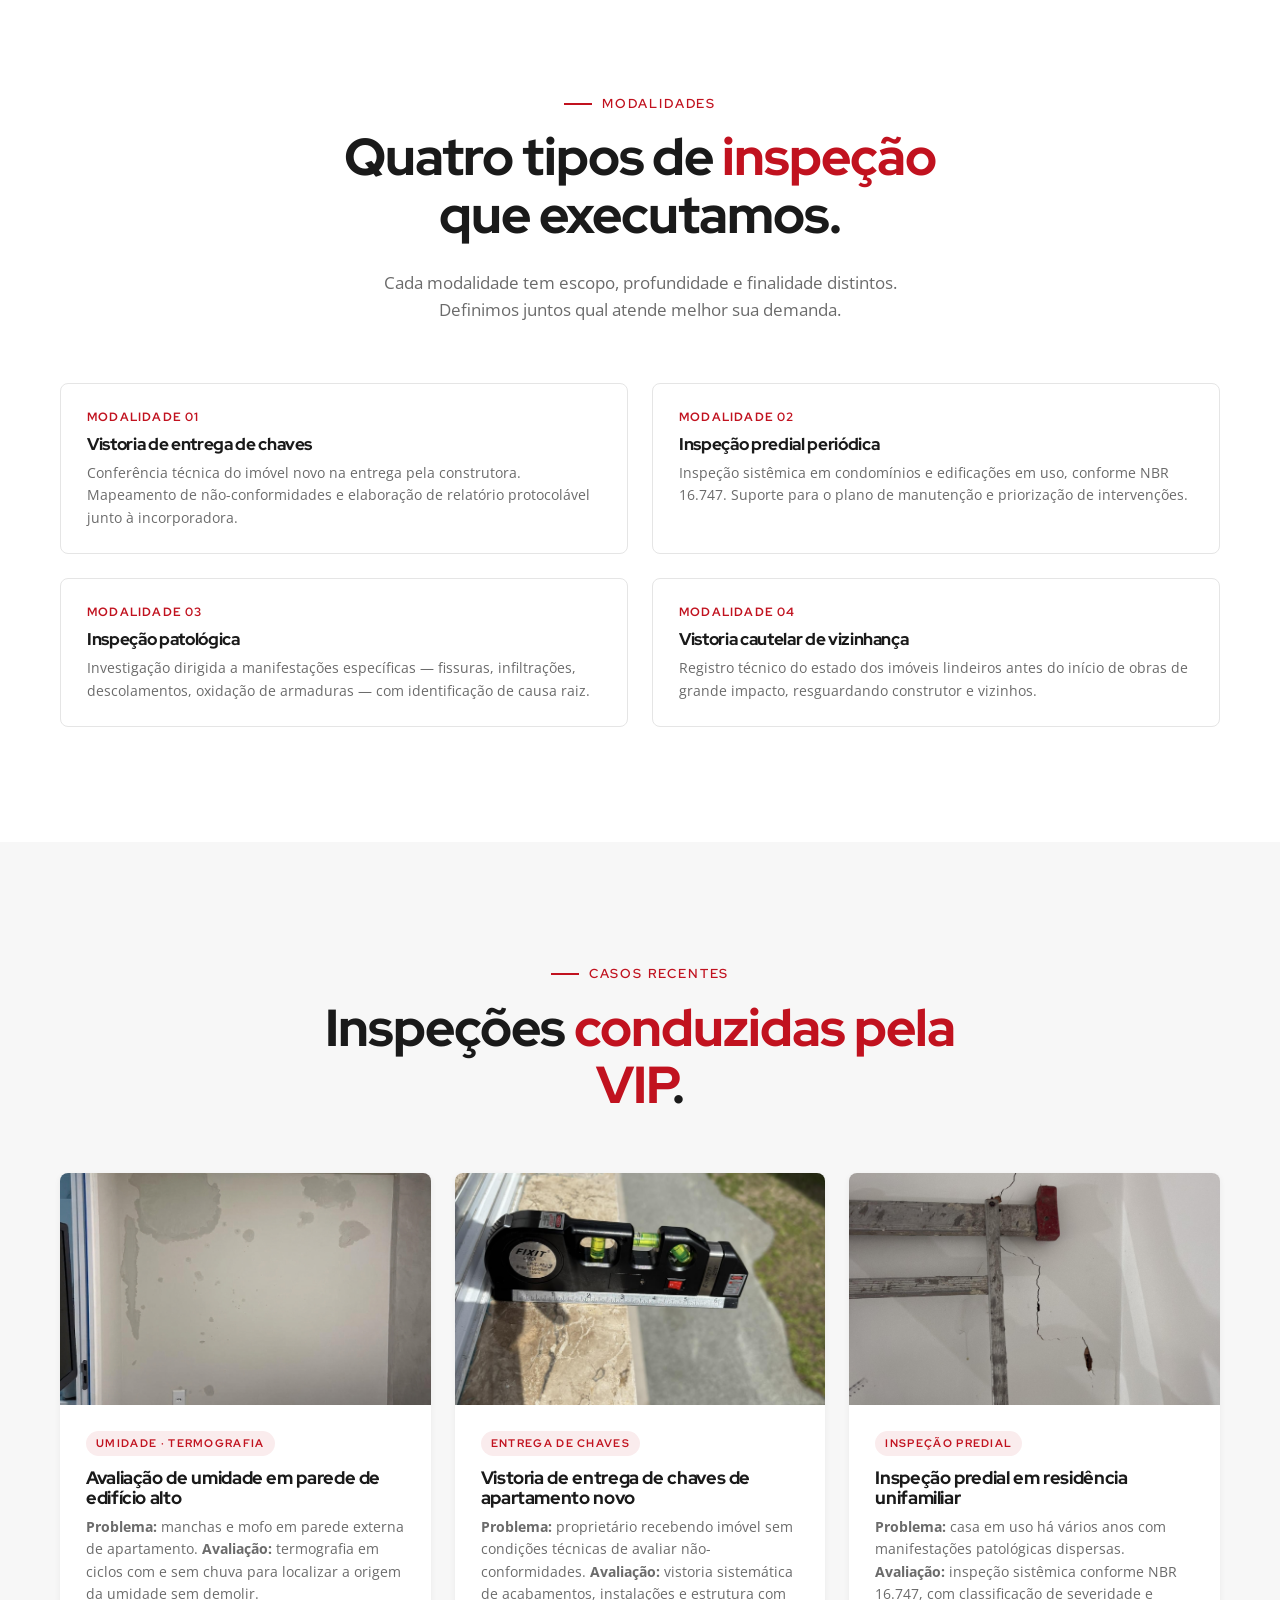
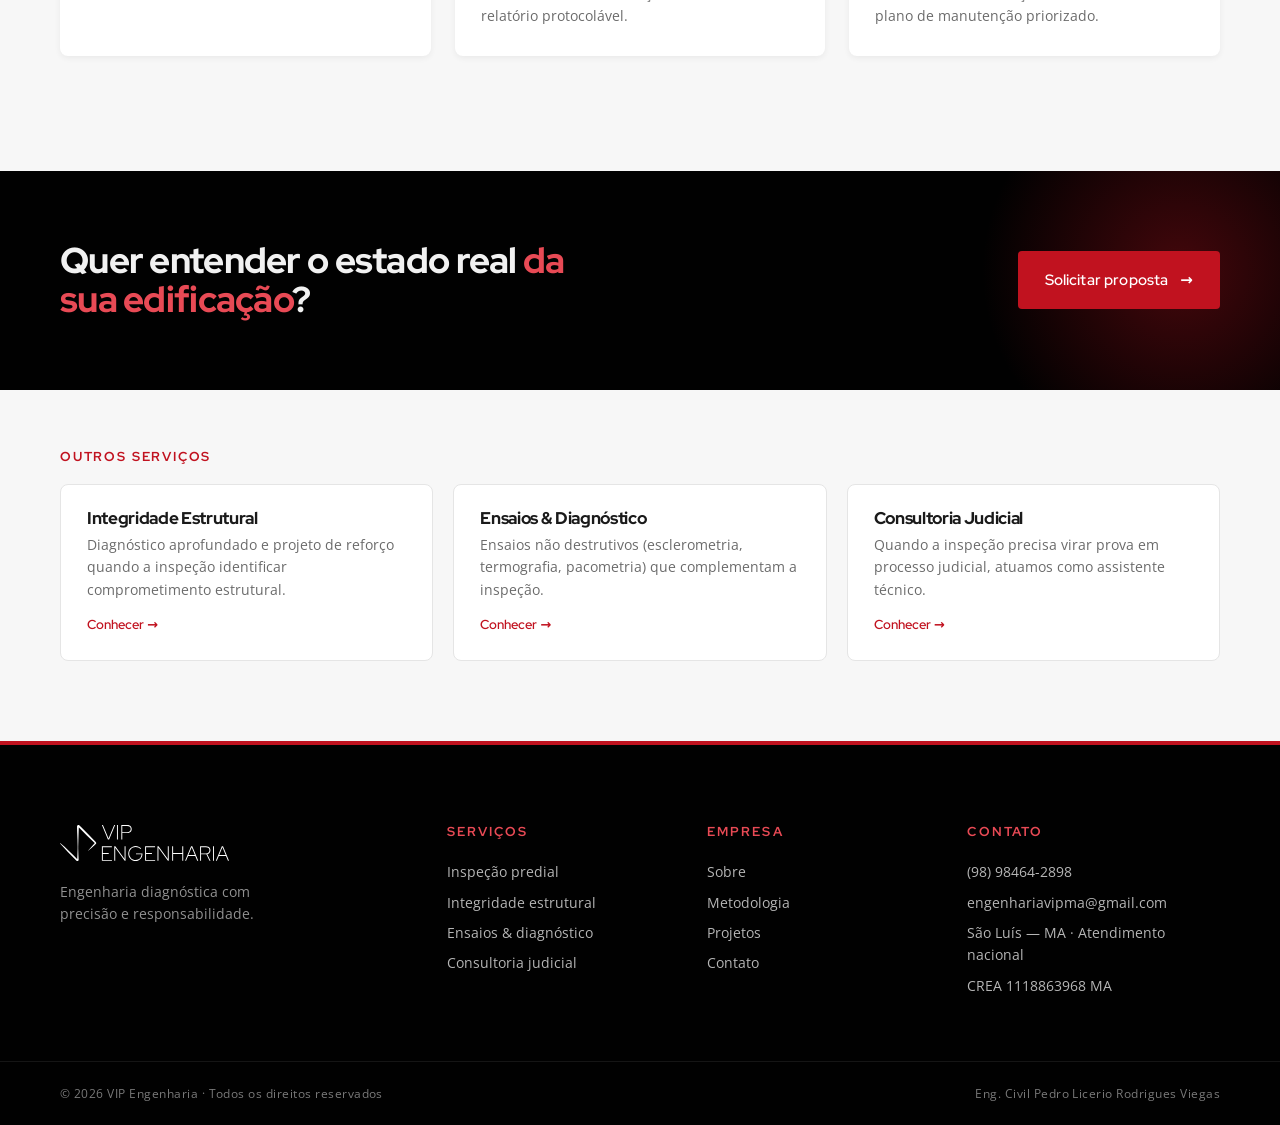
<file: servicos/inspecao-predial.html>
<!DOCTYPE html>
<html lang="pt-BR">
<head>
    <!-- Google tag (gtag.js) -->
    <script async src="https://www.googletagmanager.com/gtag/js?id=AW-18138030541"></script>
    <script>
      window.dataLayer = window.dataLayer || [];
      function gtag(){dataLayer.push(arguments);}
      gtag('js', new Date());
      gtag('config', 'AW-18138030541');
    </script>
    <meta charset="UTF-8">
    <meta name="viewport" content="width=device-width, initial-scale=1.0">
    <meta name="description" content="Inspeção predial VIP Engenharia — vistoria de entrega, inspeção patológica e avaliação sistêmica de edificações segundo a NBR 16.747.">
    <title>Inspeção Predial · VIP Engenharia</title>
    <link rel="preconnect" href="https://fonts.googleapis.com">
    <link rel="preconnect" href="https://fonts.gstatic.com" crossorigin>
    <link href="https://fonts.googleapis.com/css2?family=Red+Hat+Display:wght@300;400;500;600;700;800;900&family=Open+Sans:wght@300;400;500;600;700;800&display=swap" rel="stylesheet">
    <link rel="stylesheet" href="../styles.css">
</head>
<body>

    <header class="site-header is-scrolled" id="siteHeader">
        <div class="container header-inner">
            <a href="../index.html" class="brand" aria-label="VIP Engenharia — início">
                <img class="brand-logo" src="../assets/img/LOGO%20VERT.svg" alt="VIP Engenharia">
            </a>
            <button class="nav-toggle" id="navToggle" aria-label="Abrir menu" aria-expanded="false">
                <span></span><span></span><span></span>
            </button>
            <nav class="site-nav" id="siteNav" aria-label="Principal">
                <a href="../index.html#empresa">Empresa</a>
                <a href="../index.html#servicos">Serviços</a>
                <a href="../index.html#metodologia">Metodologia</a>
                <a href="../index.html#tecnologias">Tecnologias</a>
                <a href="../index.html#projetos">Projetos</a>
                <a href="../index.html#contato" class="nav-cta">Fale conosco</a>
            </nav>
        </div>
    </header>

    <section class="inner-hero">
        <div class="inner-hero-media" aria-hidden="true">
            <img src="../assets/img/13.JPEG" alt="">
        </div>
        <div class="container">
            <nav class="breadcrumb" aria-label="Trilha de navegação">
                <a href="../index.html">Início</a>
                <span class="sep">/</span>
                <a href="../index.html#servicos">Serviços</a>
                <span class="sep">/</span>
                <span>Inspeção Predial</span>
            </nav>
            <h1>Inspeção predial <span class="accent">com método e norma técnica</span>.</h1>
            <p>Vistoria sistêmica de edificações para identificação precoce de patologias, avaliação de desempenho e suporte a decisões de manutenção, recebimento de obra ou ações jurídicas.</p>
            <div class="hero-actions">
                <a href="../index.html#contato" class="btn btn-primary">Solicitar inspeção <span class="arrow">→</span></a>
                <a href="#escopo" class="btn btn-ghost">Ver escopo</a>
            </div>
        </div>
    </section>

    <section class="section" id="escopo">
        <div class="container copy-grid">
            <div class="col-left">
                <h3>O serviço</h3>
            </div>
            <div class="col-right">
                <h2>O que é uma inspeção predial bem-feita.</h2>
                <p>Inspeção predial é o levantamento técnico do estado de uma edificação em determinado momento. Vai muito além de "olhar e listar problemas": exige metodologia, instrumentação e domínio das normas vigentes — para que o laudo seja útil tecnicamente <em>e</em> defensável juridicamente.</p>
                <p>Na VIP Engenharia, conduzimos a inspeção em quatro etapas (briefing, vistoria instrumentada, análise normativa e laudo) e classificamos as anomalias em três níveis de risco, com recomendações priorizadas de intervenção. Cada laudo tem ART vinculada ao CREA-MA.</p>
                <p>Atendemos desde apartamentos unitários a edificações industriais multipisos, com a mesma estrutura metodológica.</p>
            </div>
        </div>
    </section>

    <section class="norms-strip">
        <div class="container">
            <h3>Normas aplicáveis</h3>
            <ul class="norms-list">
                <li>NBR 16.747 · Inspeção predial</li>
                <li>NBR 5.674 · Manutenção de edificações</li>
                <li>NBR 16.280 · Reformas em edificações</li>
                <li>NBR 6.118 · Concreto armado</li>
                <li>NBR 9.575 · Impermeabilização</li>
                <li>IBAPE/SP — Norma de inspeção</li>
            </ul>
        </div>
    </section>

    <section class="section">
        <div class="container">
            <div class="section-head">
                <p class="section-eyebrow">Modalidades</p>
                <h2 class="section-title">Quatro tipos de <span class="accent">inspeção</span> que executamos.</h2>
                <p class="section-lead">Cada modalidade tem escopo, profundidade e finalidade distintos. Definimos juntos qual atende melhor sua demanda.</p>
            </div>

            <div class="deliverables">
                <div class="deliverable">
                    <div class="deliverable-num">MODALIDADE 01</div>
                    <h4>Vistoria de entrega de chaves</h4>
                    <p>Conferência técnica do imóvel novo na entrega pela construtora. Mapeamento de não-conformidades e elaboração de relatório protocolável junto à incorporadora.</p>
                </div>
                <div class="deliverable">
                    <div class="deliverable-num">MODALIDADE 02</div>
                    <h4>Inspeção predial periódica</h4>
                    <p>Inspeção sistêmica em condomínios e edificações em uso, conforme NBR 16.747. Suporte para o plano de manutenção e priorização de intervenções.</p>
                </div>
                <div class="deliverable">
                    <div class="deliverable-num">MODALIDADE 03</div>
                    <h4>Inspeção patológica</h4>
                    <p>Investigação dirigida a manifestações específicas — fissuras, infiltrações, descolamentos, oxidação de armaduras — com identificação de causa raiz.</p>
                </div>
                <div class="deliverable">
                    <div class="deliverable-num">MODALIDADE 04</div>
                    <h4>Vistoria cautelar de vizinhança</h4>
                    <p>Registro técnico do estado dos imóveis lindeiros antes do início de obras de grande impacto, resguardando construtor e vizinhos.</p>
                </div>
            </div>
        </div>
    </section>

    <section class="section section-projects" style="background: var(--c-mist)">
        <div class="container">
            <div class="section-head">
                <p class="section-eyebrow">Casos recentes</p>
                <h2 class="section-title">Inspeções <span class="accent">conduzidas pela VIP</span>.</h2>
            </div>
            <div class="projects-grid">
                <article class="project">
                    <div class="project-img"><img src="../assets/img/3.png" alt=""></div>
                    <div class="project-meta">
                        <span class="project-tag">Umidade · termografia</span>
                        <h3>Avaliação de umidade em parede de edifício alto</h3>
                        <p><strong>Problema:</strong> manchas e mofo em parede externa de apartamento. <strong>Avaliação:</strong> termografia em ciclos com e sem chuva para localizar a origem da umidade sem demolir.</p>
                    </div>
                </article>
                <article class="project">
                    <div class="project-img"><img src="../assets/img/14.JPEG" alt=""></div>
                    <div class="project-meta">
                        <span class="project-tag">Entrega de chaves</span>
                        <h3>Vistoria de entrega de chaves de apartamento novo</h3>
                        <p><strong>Problema:</strong> proprietário recebendo imóvel sem condições técnicas de avaliar não-conformidades. <strong>Avaliação:</strong> vistoria sistemática de acabamentos, instalações e estrutura com relatório protocolável.</p>
                    </div>
                </article>
                <article class="project">
                    <div class="project-img"><img src="../assets/img/11.JPEG" alt=""></div>
                    <div class="project-meta">
                        <span class="project-tag">Inspeção predial</span>
                        <h3>Inspeção predial em residência unifamiliar</h3>
                        <p><strong>Problema:</strong> casa em uso há vários anos com manifestações patológicas dispersas. <strong>Avaliação:</strong> inspeção sistêmica conforme NBR 16.747, com classificação de severidade e plano de manutenção priorizado.</p>
                    </div>
                </article>
            </div>
        </div>
    </section>

    <section class="cta-banner">
        <div class="container">
            <h2>Quer entender o estado real <span class="accent">da sua edificação</span>?</h2>
            <a href="../index.html#contato" class="btn btn-primary">Solicitar proposta <span class="arrow">→</span></a>
        </div>
    </section>

    <section class="related">
        <div class="container">
            <h3>Outros serviços</h3>
            <div class="related-grid">
                <a href="integridade-estrutural.html" class="related-card">
                    <h4>Integridade Estrutural</h4>
                    <p>Diagnóstico aprofundado e projeto de reforço quando a inspeção identificar comprometimento estrutural.</p>
                    <span>Conhecer →</span>
                </a>
                <a href="ensaios-diagnostico.html" class="related-card">
                    <h4>Ensaios &amp; Diagnóstico</h4>
                    <p>Ensaios não destrutivos (esclerometria, termografia, pacometria) que complementam a inspeção.</p>
                    <span>Conhecer →</span>
                </a>
                <a href="consultoria-judicial.html" class="related-card">
                    <h4>Consultoria Judicial</h4>
                    <p>Quando a inspeção precisa virar prova em processo judicial, atuamos como assistente técnico.</p>
                    <span>Conhecer →</span>
                </a>
            </div>
        </div>
    </section>

    <footer class="site-footer">
        <div class="container footer-inner">
            <div class="footer-brand">
                <img class="brand-logo brand-logo--footer" src="../assets/img/LOGO%20VERT.svg" alt="VIP Engenharia">
                <p class="footer-tagline">Engenharia diagnóstica com precisão e responsabilidade.</p>
            </div>
            <div class="footer-col">
                <h5>Serviços</h5>
                <a href="inspecao-predial.html">Inspeção predial</a>
                <a href="integridade-estrutural.html">Integridade estrutural</a>
                <a href="ensaios-diagnostico.html">Ensaios &amp; diagnóstico</a>
                <a href="consultoria-judicial.html">Consultoria judicial</a>
            </div>
            <div class="footer-col">
                <h5>Empresa</h5>
                <a href="../index.html#empresa">Sobre</a>
                <a href="../index.html#metodologia">Metodologia</a>
                <a href="../index.html#projetos">Projetos</a>
                <a href="../index.html#contato">Contato</a>
            </div>
            <div class="footer-col">
                <h5>Contato</h5>
                <a href="https://wa.me/5598984642898">(98) 98464-2898</a>
                <a href="mailto:engenhariavipma@gmail.com">engenhariavipma@gmail.com</a>
                <span>São Luís — MA · Atendimento nacional</span>
                <span>CREA 1118863968 MA</span>
            </div>
        </div>
        <div class="footer-bottom">
            <div class="container">
                <span>&copy; <span id="year">2026</span> VIP Engenharia · Todos os direitos reservados</span>
                <span>Eng. Civil Pedro Licerio Rodrigues Viegas</span>
            </div>
        </div>
    </footer>

    <a href="https://wa.me/5598984642898" class="floating-wa" aria-label="Falar no WhatsApp">
        <svg viewBox="0 0 32 32" fill="currentColor" aria-hidden="true"><path d="M16 3C9 3 3.5 8.5 3.5 15.4c0 2.4.7 4.7 1.9 6.7L3 29l7.2-2.3c1.8 1 3.8 1.5 5.8 1.5 7 0 12.5-5.5 12.5-12.4S23 3 16 3zm0 22.6c-1.9 0-3.7-.5-5.3-1.5l-.4-.2-4.3 1.4 1.4-4.1-.3-.4a10.1 10.1 0 01-1.6-5.4c0-5.6 4.6-10.2 10.5-10.2s10.5 4.6 10.5 10.2-4.6 10.2-10.5 10.2zm5.8-7.6c-.3-.2-1.9-.9-2.2-1s-.5-.2-.7.2c-.2.3-.8 1-1 1.2-.2.2-.4.2-.7.1-.3-.2-1.4-.5-2.6-1.6-1-.9-1.6-1.9-1.8-2.3-.2-.3 0-.5.1-.7.1-.1.3-.4.4-.5.1-.2.2-.3.3-.5.1-.2 0-.4 0-.5l-1-2.4c-.3-.6-.5-.5-.7-.5h-.6c-.2 0-.5.1-.8.4s-1 1-1 2.4 1 2.8 1.2 3 2.1 3.2 5 4.5c.7.3 1.3.5 1.7.6.7.2 1.3.2 1.8.1.6-.1 1.9-.8 2.1-1.5.3-.7.3-1.3.2-1.5-.1-.1-.3-.2-.6-.3z"/></svg>
    </a>

    <script src="../script.js"></script>
</body>
</html>
</file>
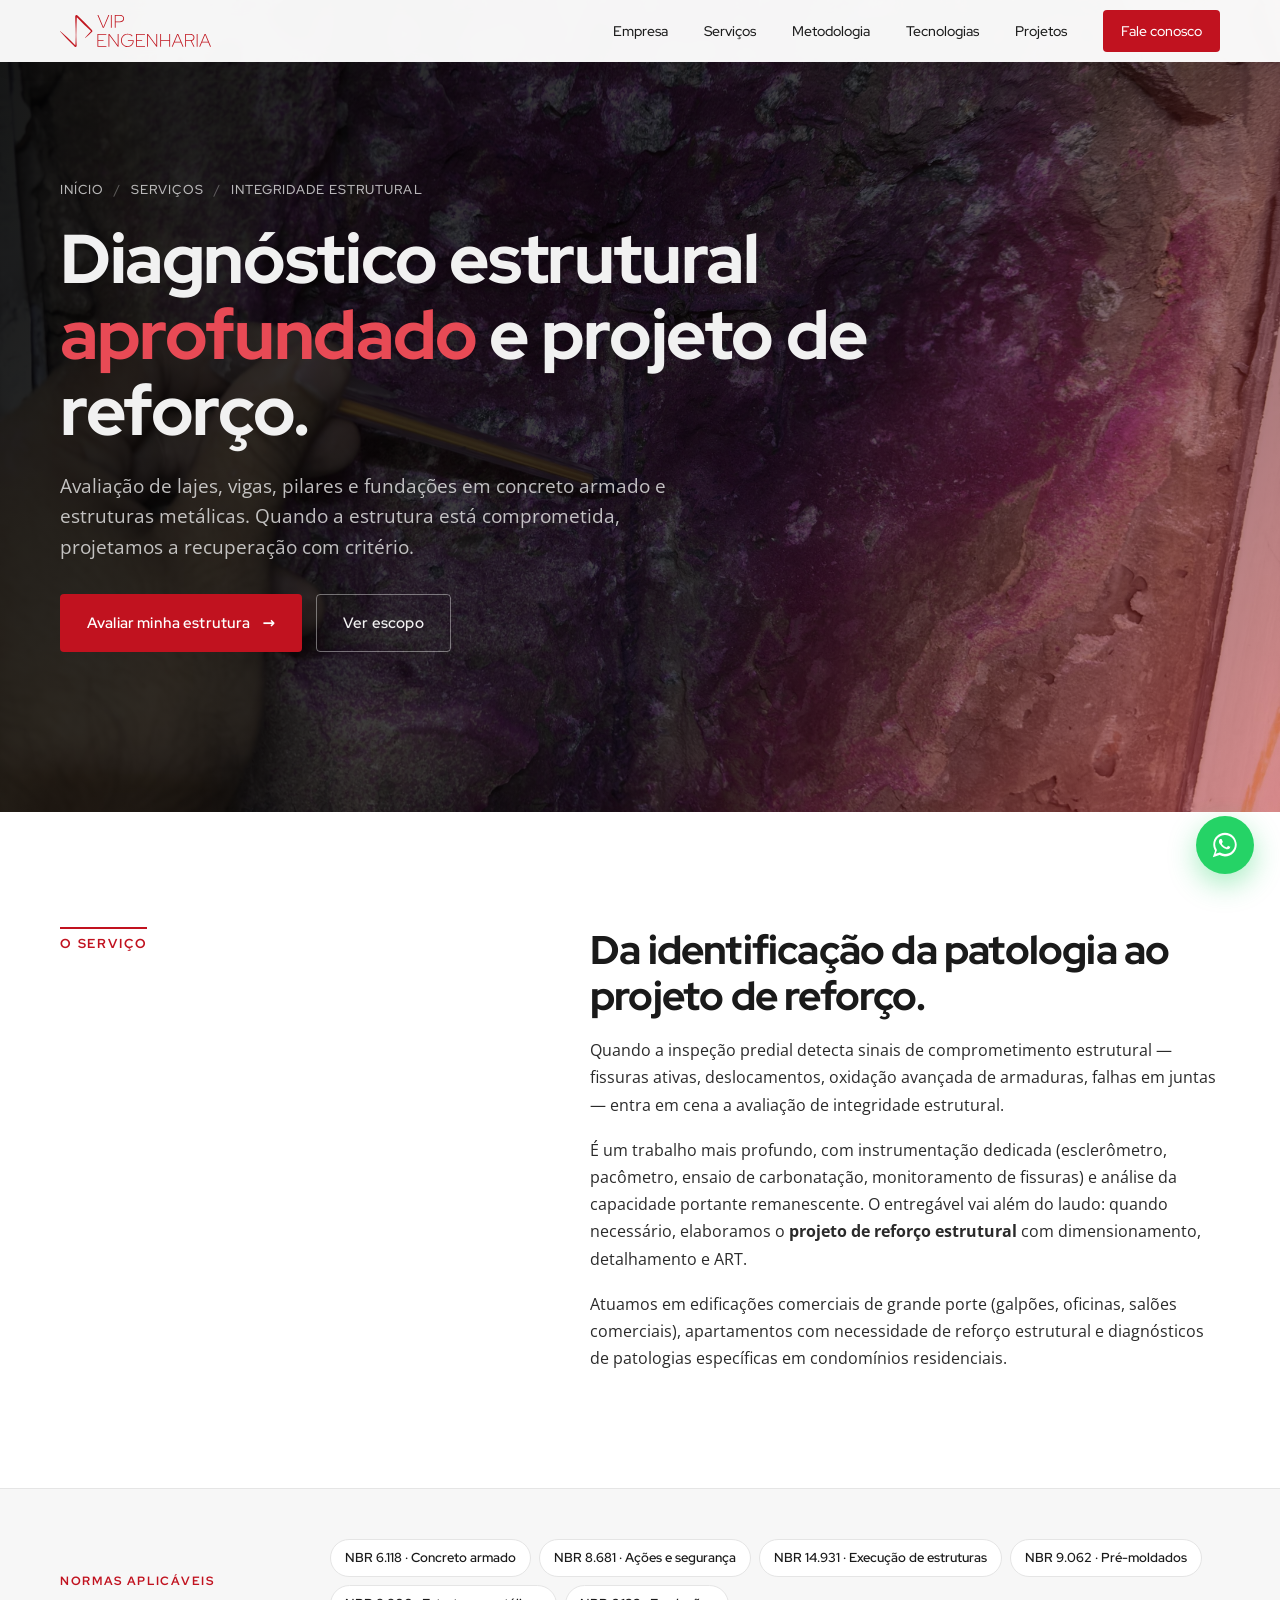
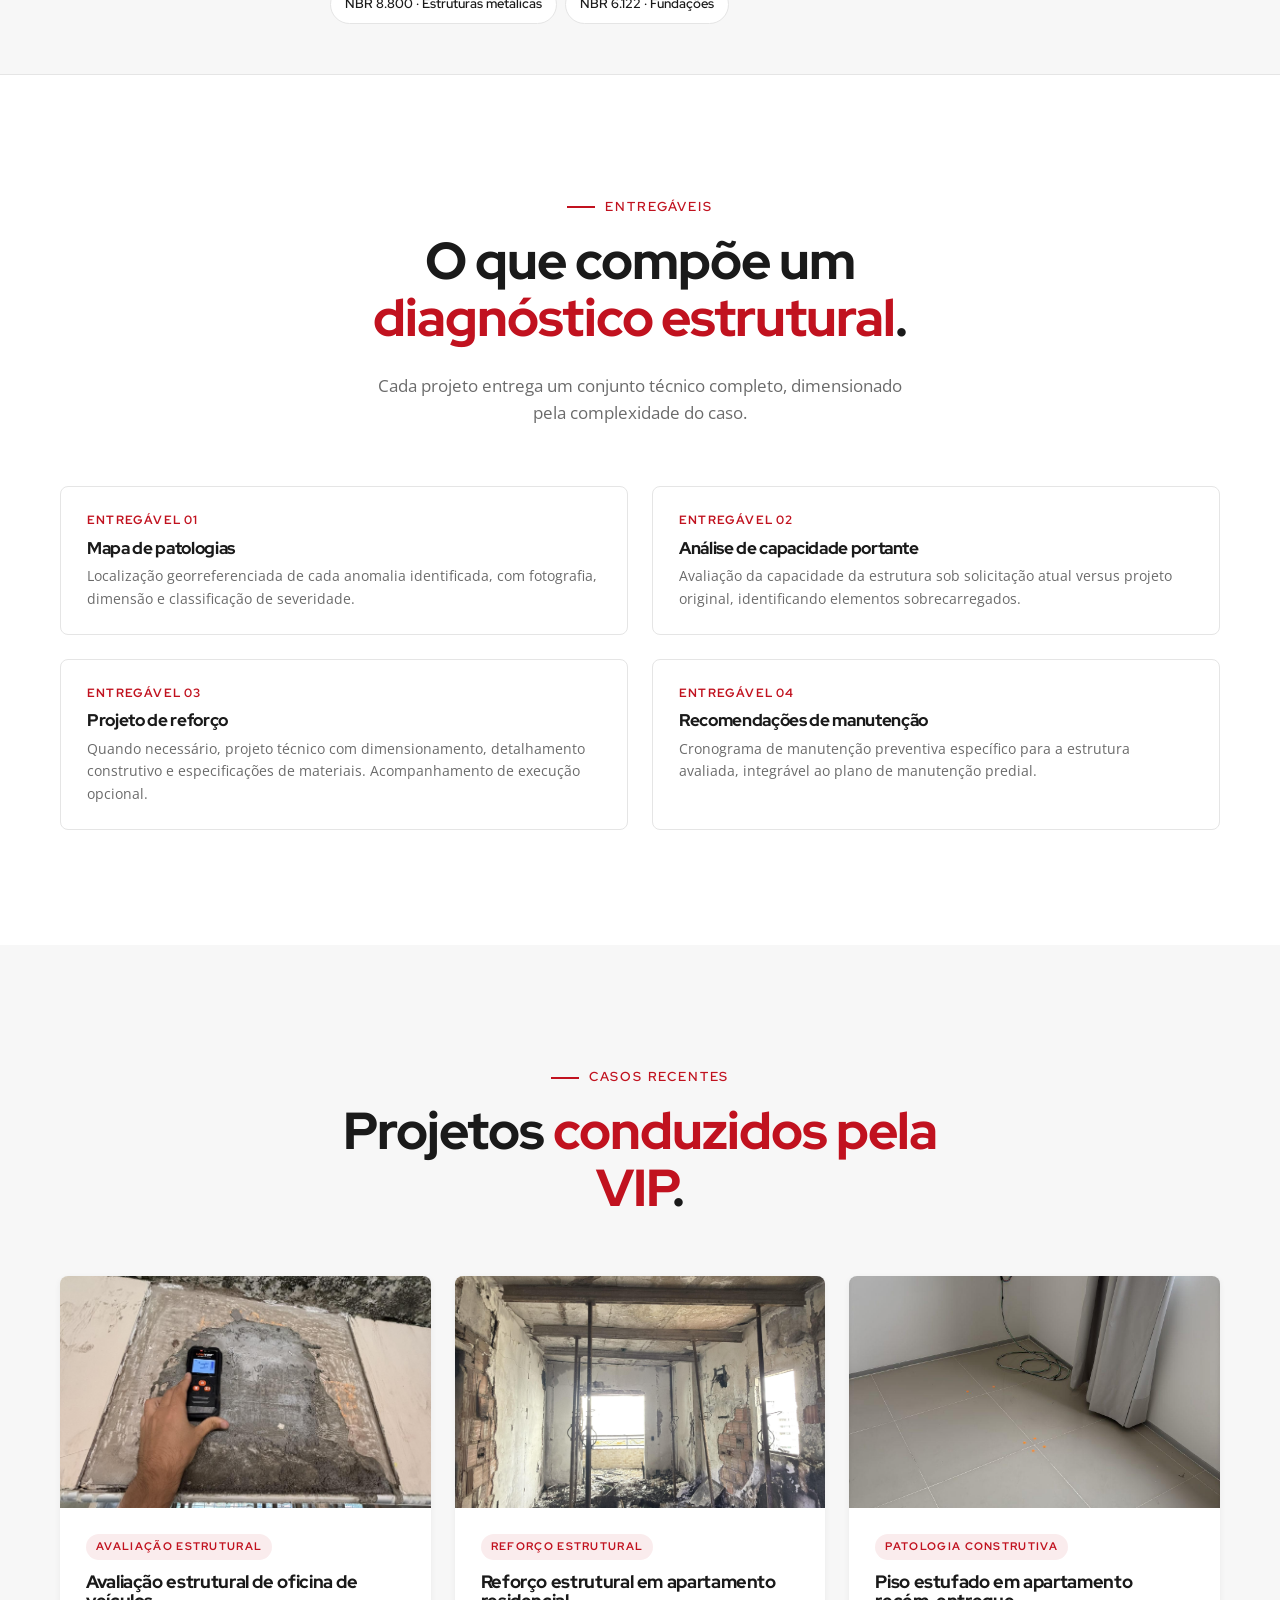
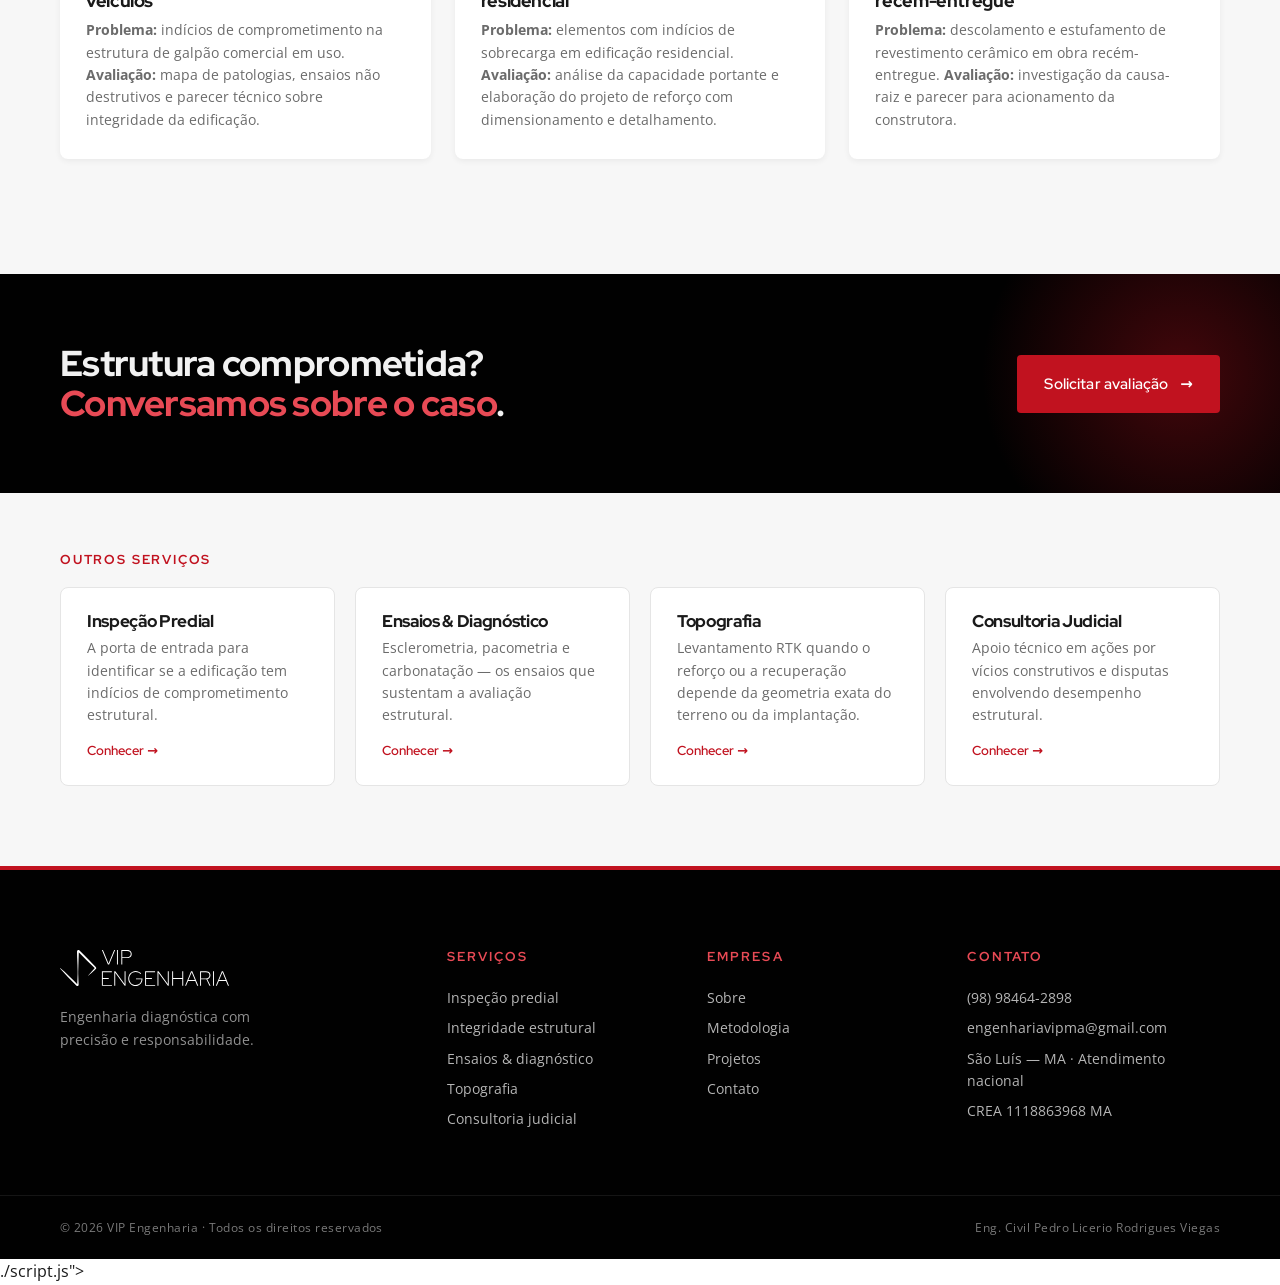
<file: servicos/integridade-estrutural.html>
<!DOCTYPE html>
<html lang="pt-BR">
<head>
    <!-- Google tag (gtag.js) -->
    <script async src="https://www.googletagmanager.com/gtag/js?id=AW-18138030541"></script>
    <script>
      window.dataLayer = window.dataLayer || [];
      function gtag(){dataLayer.push(arguments);}
      gtag('js', new Date());
      gtag('config', 'AW-18138030541');
    </script>
    <meta charset="UTF-8">
    <meta name="viewport" content="width=device-width, initial-scale=1.0">
    <meta name="description" content="Integridade estrutural VIP Engenharia — diagnóstico de lajes, vigas, pilares e fundações, com projeto de reforço quando necessário.">
    <title>Integridade Estrutural · VIP Engenharia</title>
    <link rel="preconnect" href="https://fonts.googleapis.com">
    <link rel="preconnect" href="https://fonts.gstatic.com" crossorigin>
    <link href="https://fonts.googleapis.com/css2?family=Red+Hat+Display:wght@300;400;500;600;700;800;900&family=Open+Sans:wght@300;400;500;600;700;800&display=swap" rel="stylesheet">
    <link rel="stylesheet" href="../styles.css">
</head>
<body>

    <header class="site-header is-scrolled" id="siteHeader">
        <div class="container header-inner">
            <a href="../index.html" class="brand" aria-label="VIP Engenharia — início">
                <img class="brand-logo" src="../assets/img/LOGO%20VERT.svg" alt="VIP Engenharia">
            </a>
            <button class="nav-toggle" id="navToggle" aria-label="Abrir menu" aria-expanded="false">
                <span></span><span></span><span></span>
            </button>
            <nav class="site-nav" id="siteNav" aria-label="Principal">
                <a href="../index.html#empresa">Empresa</a>
                <a href="../index.html#servicos">Serviços</a>
                <a href="../index.html#metodologia">Metodologia</a>
                <a href="../index.html#tecnologias">Tecnologias</a>
                <a href="../index.html#projetos">Projetos</a>
                <a href="../index.html#contato" class="nav-cta">Fale conosco</a>
            </nav>
        </div>
    </header>

    <section class="inner-hero">
        <div class="inner-hero-media" aria-hidden="true">
            <img src="../assets/img/1.JPEG" alt="">
        </div>
        <div class="container">
            <nav class="breadcrumb" aria-label="Trilha de navegação">
                <a href="../index.html">Início</a>
                <span class="sep">/</span>
                <a href="../index.html#servicos">Serviços</a>
                <span class="sep">/</span>
                <span>Integridade Estrutural</span>
            </nav>
            <h1>Diagnóstico estrutural <span class="accent">aprofundado</span> e projeto de reforço.</h1>
            <p>Avaliação de lajes, vigas, pilares e fundações em concreto armado e estruturas metálicas. Quando a estrutura está comprometida, projetamos a recuperação com critério.</p>
            <div class="hero-actions">
                <a href="../index.html#contato" class="btn btn-primary">Avaliar minha estrutura <span class="arrow">→</span></a>
                <a href="#escopo" class="btn btn-ghost">Ver escopo</a>
            </div>
        </div>
    </section>

    <section class="section" id="escopo">
        <div class="container copy-grid">
            <div class="col-left"><h3>O serviço</h3></div>
            <div class="col-right">
                <h2>Da identificação da patologia ao projeto de reforço.</h2>
                <p>Quando a inspeção predial detecta sinais de comprometimento estrutural — fissuras ativas, deslocamentos, oxidação avançada de armaduras, falhas em juntas — entra em cena a avaliação de integridade estrutural.</p>
                <p>É um trabalho mais profundo, com instrumentação dedicada (esclerômetro, pacômetro, ensaio de carbonatação, monitoramento de fissuras) e análise da capacidade portante remanescente. O entregável vai além do laudo: quando necessário, elaboramos o <strong>projeto de reforço estrutural</strong> com dimensionamento, detalhamento e ART.</p>
                <p>Atuamos em edificações comerciais de grande porte (galpões, oficinas, salões comerciais), apartamentos com necessidade de reforço estrutural e diagnósticos de patologias específicas em condomínios residenciais.</p>
            </div>
        </div>
    </section>

    <section class="norms-strip">
        <div class="container">
            <h3>Normas aplicáveis</h3>
            <ul class="norms-list">
                <li>NBR 6.118 · Concreto armado</li>
                <li>NBR 8.681 · Ações e segurança</li>
                <li>NBR 14.931 · Execução de estruturas</li>
                <li>NBR 9.062 · Pré-moldados</li>
                <li>NBR 8.800 · Estruturas metálicas</li>
                <li>NBR 6.122 · Fundações</li>
            </ul>
        </div>
    </section>

    <section class="section">
        <div class="container">
            <div class="section-head">
                <p class="section-eyebrow">Entregáveis</p>
                <h2 class="section-title">O que compõe um <span class="accent">diagnóstico estrutural</span>.</h2>
                <p class="section-lead">Cada projeto entrega um conjunto técnico completo, dimensionado pela complexidade do caso.</p>
            </div>

            <div class="deliverables">
                <div class="deliverable">
                    <div class="deliverable-num">ENTREGÁVEL 01</div>
                    <h4>Mapa de patologias</h4>
                    <p>Localização georreferenciada de cada anomalia identificada, com fotografia, dimensão e classificação de severidade.</p>
                </div>
                <div class="deliverable">
                    <div class="deliverable-num">ENTREGÁVEL 02</div>
                    <h4>Análise de capacidade portante</h4>
                    <p>Avaliação da capacidade da estrutura sob solicitação atual versus projeto original, identificando elementos sobrecarregados.</p>
                </div>
                <div class="deliverable">
                    <div class="deliverable-num">ENTREGÁVEL 03</div>
                    <h4>Projeto de reforço</h4>
                    <p>Quando necessário, projeto técnico com dimensionamento, detalhamento construtivo e especificações de materiais. Acompanhamento de execução opcional.</p>
                </div>
                <div class="deliverable">
                    <div class="deliverable-num">ENTREGÁVEL 04</div>
                    <h4>Recomendações de manutenção</h4>
                    <p>Cronograma de manutenção preventiva específico para a estrutura avaliada, integrável ao plano de manutenção predial.</p>
                </div>
            </div>
        </div>
    </section>

    <section class="section section-projects" style="background: var(--c-mist)">
        <div class="container">
            <div class="section-head">
                <p class="section-eyebrow">Casos recentes</p>
                <h2 class="section-title">Projetos <span class="accent">conduzidos pela VIP</span>.</h2>
            </div>
            <div class="projects-grid">
                <article class="project">
                    <div class="project-img"><img src="../assets/img/2.JPEG" alt=""></div>
                    <div class="project-meta">
                        <span class="project-tag">Avaliação estrutural</span>
                        <h3>Avaliação estrutural de oficina de veículos</h3>
                        <p><strong>Problema:</strong> indícios de comprometimento na estrutura de galpão comercial em uso. <strong>Avaliação:</strong> mapa de patologias, ensaios não destrutivos e parecer técnico sobre integridade da edificação.</p>
                    </div>
                </article>
                <article class="project">
                    <div class="project-img"><img src="../assets/img/7.JPEG" alt=""></div>
                    <div class="project-meta">
                        <span class="project-tag">Reforço estrutural</span>
                        <h3>Reforço estrutural em apartamento residencial</h3>
                        <p><strong>Problema:</strong> elementos com indícios de sobrecarga em edificação residencial. <strong>Avaliação:</strong> análise da capacidade portante e elaboração do projeto de reforço com dimensionamento e detalhamento.</p>
                    </div>
                </article>
                <article class="project">
                    <div class="project-img"><img src="../assets/img/proj-piso-estufado.jpg" alt=""></div>
                    <div class="project-meta">
                        <span class="project-tag">Patologia construtiva</span>
                        <h3>Piso estufado em apartamento recém-entregue</h3>
                        <p><strong>Problema:</strong> descolamento e estufamento de revestimento cerâmico em obra recém-entregue. <strong>Avaliação:</strong> investigação da causa-raiz e parecer para acionamento da construtora.</p>
                    </div>
                </article>
            </div>
        </div>
    </section>

    <section class="cta-banner">
        <div class="container">
            <h2>Estrutura comprometida? <span class="accent">Conversamos sobre o caso</span>.</h2>
            <a href="../index.html#contato" class="btn btn-primary">Solicitar avaliação <span class="arrow">→</span></a>
        </div>
    </section>

    <section class="related">
        <div class="container">
            <h3>Outros serviços</h3>
            <div class="related-grid related-grid--4">
                <a href="inspecao-predial.html" class="related-card">
                    <h4>Inspeção Predial</h4>
                    <p>A porta de entrada para identificar se a edificação tem indícios de comprometimento estrutural.</p>
                    <span>Conhecer →</span>
                </a>
                <a href="ensaios-diagnostico.html" class="related-card">
                    <h4>Ensaios &amp; Diagnóstico</h4>
                    <p>Esclerometria, pacometria e carbonatação — os ensaios que sustentam a avaliação estrutural.</p>
                    <span>Conhecer →</span>
                </a>
                <a href="topografia.html" class="related-card">
                    <h4>Topografia</h4>
                    <p>Levantamento RTK quando o reforço ou a recuperação depende da geometria exata do terreno ou da implantação.</p>
                    <span>Conhecer →</span>
                </a>
                <a href="consultoria-judicial.html" class="related-card">
                    <h4>Consultoria Judicial</h4>
                    <p>Apoio técnico em ações por vícios construtivos e disputas envolvendo desempenho estrutural.</p>
                    <span>Conhecer →</span>
                </a>
            </div>
        </div>
    </section>

    <footer class="site-footer">
        <div class="container footer-inner">
            <div class="footer-brand">
                <img class="brand-logo brand-logo--footer" src="../assets/img/LOGO%20VERT.svg" alt="VIP Engenharia">
                <p class="footer-tagline">Engenharia diagnóstica com precisão e responsabilidade.</p>
            </div>
            <div class="footer-col">
                <h5>Serviços</h5>
                <a href="inspecao-predial.html">Inspeção predial</a>
                <a href="integridade-estrutural.html">Integridade estrutural</a>
                <a href="ensaios-diagnostico.html">Ensaios &amp; diagnóstico</a>
                <a href="topografia.html">Topografia</a>
                <a href="consultoria-judicial.html">Consultoria judicial</a>
            </div>
            <div class="footer-col">
                <h5>Empresa</h5>
                <a href="../index.html#empresa">Sobre</a>
                <a href="../index.html#metodologia">Metodologia</a>
                <a href="../index.html#projetos">Projetos</a>
                <a href="../index.html#contato">Contato</a>
            </div>
            <div class="footer-col">
                <h5>Contato</h5>
                <a href="https://wa.me/5598984642898">(98) 98464-2898</a>
                <a href="mailto:engenhariavipma@gmail.com">engenhariavipma@gmail.com</a>
                <span>São Luís — MA · Atendimento nacional</span>
                <span>CREA 1118863968 MA</span>
            </div>
        </div>
        <div class="footer-bottom">
            <div class="container">
                <span>&copy; <span id="year">2026</span> VIP Engenharia · Todos os direitos reservados</span>
                <span>Eng. Civil Pedro Licerio Rodrigues Viegas</span>
            </div>
        </div>
    </footer>

    <a href="https://wa.me/5598984642898" class="floating-wa" aria-label="Falar no WhatsApp">
        <svg viewBox="0 0 32 32" fill="currentColor" aria-hidden="true"><path d="M16 3C9 3 3.5 8.5 3.5 15.4c0 2.4.7 4.7 1.9 6.7L3 29l7.2-2.3c1.8 1 3.8 1.5 5.8 1.5 7 0 12.5-5.5 12.5-12.4S23 3 16 3zm0 22.6c-1.9 0-3.7-.5-5.3-1.5l-.4-.2-4.3 1.4 1.4-4.1-.3-.4a10.1 10.1 0 01-1.6-5.4c0-5.6 4.6-10.2 10.5-10.2s10.5 4.6 10.5 10.2-4.6 10.2-10.5 10.2zm5.8-7.6c-.3-.2-1.9-.9-2.2-1s-.5-.2-.7.2c-.2.3-.8 1-1 1.2-.2.2-.4.2-.7.1-.3-.2-1.4-.5-2.6-1.6-1-.9-1.6-1.9-1.8-2.3-.2-.3 0-.5.1-.7.1-.1.3-.4.4-.5.1-.2.2-.3.3-.5.1-.2 0-.4 0-.5l-1-2.4c-.3-.6-.5-.5-.7-.5h-.6c-.2 0-.5.1-.8.4s-1 1-1 2.4 1 2.8 1.2 3 2.1 3.2 5 4.5c.7.3 1.3.5 1.7.6.7.2 1.3.2 1.8.1.6-.1 1.9-.8 2.1-1.5.3-.7.3-1.3.2-1.5-.1-.1-.3-.2-.6-.3z"/></svg>
    </a>

    <script src="../script.js"></script>
</body>
</html>
./script.js"></script>
</body>
</html>
</file>
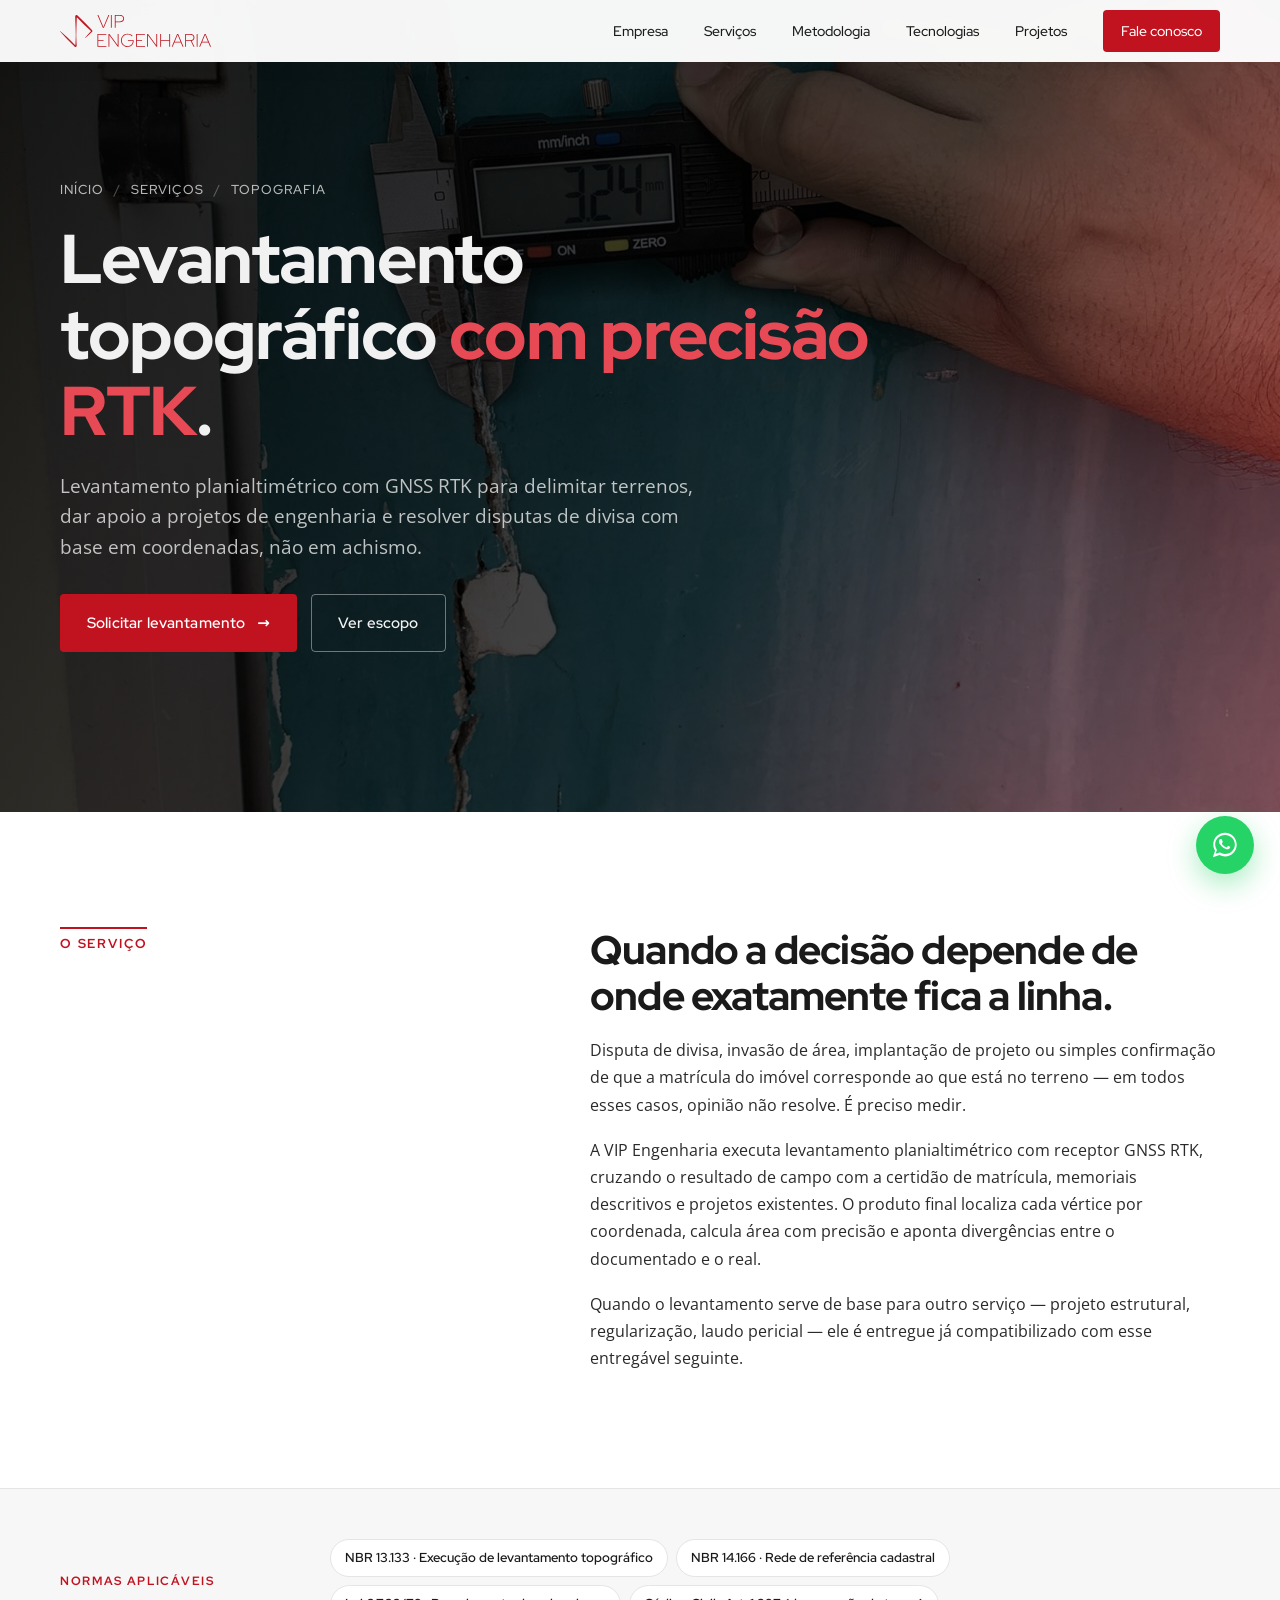
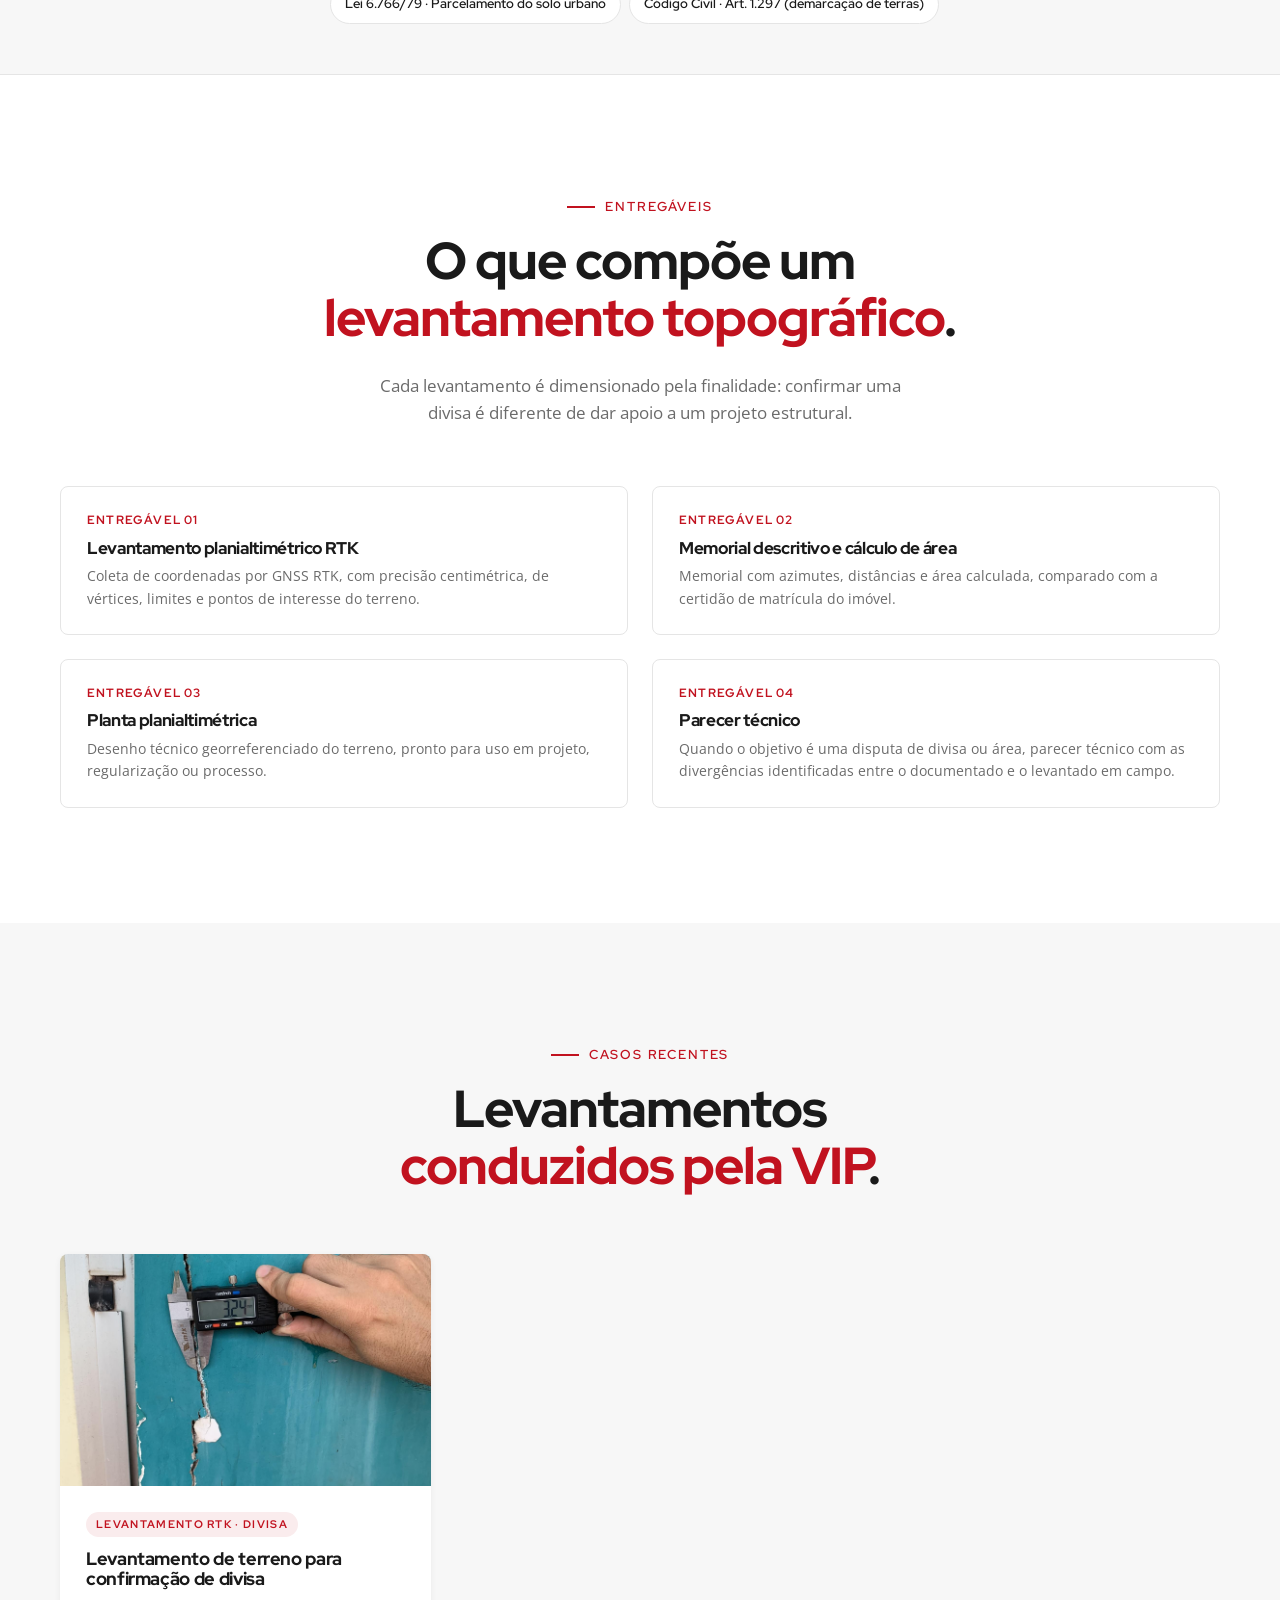
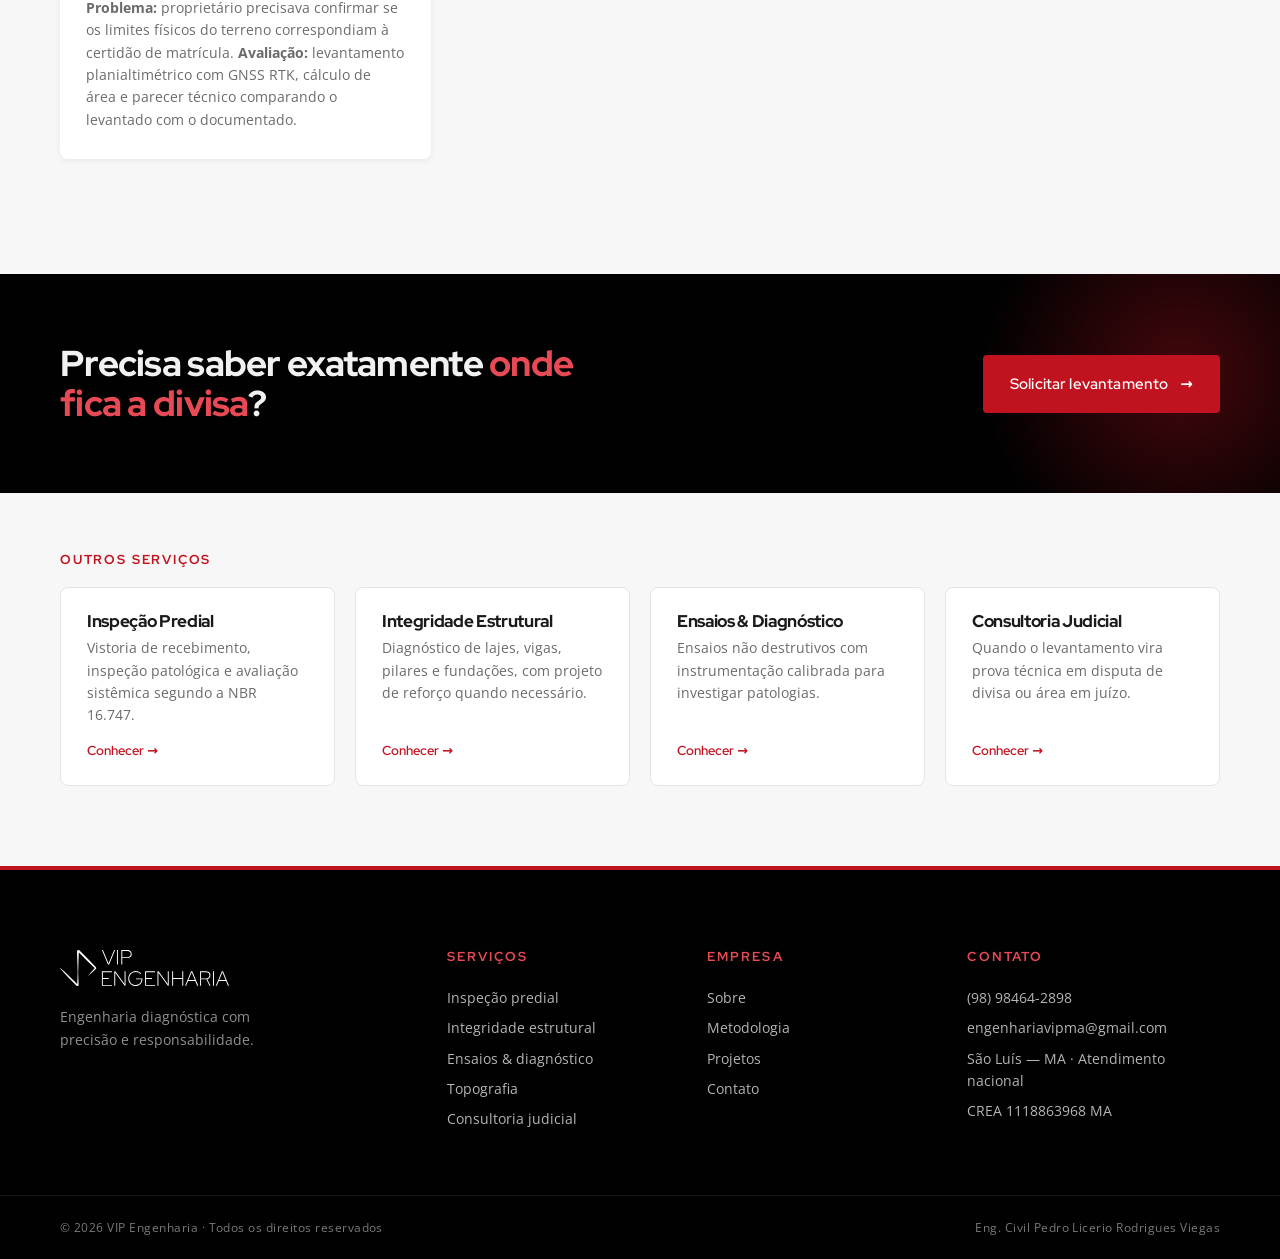
<file: servicos/topografia.html>
<!DOCTYPE html>
<html lang="pt-BR">
<head>
    <!-- Google tag (gtag.js) -->
    <script async src="https://www.googletagmanager.com/gtag/js?id=AW-18138030541"></script>
    <script>
      window.dataLayer = window.dataLayer || [];
      function gtag(){dataLayer.push(arguments);}
      gtag('js', new Date());
      gtag('config', 'AW-18138030541');
    </script>
    <meta charset="UTF-8">
    <meta name="viewport" content="width=device-width, initial-scale=1.0">
    <meta name="description" content="Topografia VIP Engenharia — levantamento planialtimétrico com GNSS RTK para delimitação de terrenos, apoio a projetos e disputas de divisa.">
    <title>Topografia · VIP Engenharia</title>
    <link rel="preconnect" href="https://fonts.googleapis.com">
    <link rel="preconnect" href="https://fonts.gstatic.com" crossorigin>
    <link href="https://fonts.googleapis.com/css2?family=Red+Hat+Display:wght@300;400;500;600;700;800;900&family=Open+Sans:wght@300;400;500;600;700;800&display=swap" rel="stylesheet">
    <link rel="stylesheet" href="../styles.css">
</head>
<body>

    <header class="site-header is-scrolled" id="siteHeader">
        <div class="container header-inner">
            <a href="../index.html" class="brand" aria-label="VIP Engenharia — início">
                <img class="brand-logo" src="../assets/img/LOGO%20VERT.svg" alt="VIP Engenharia">
            </a>
            <button class="nav-toggle" id="navToggle" aria-label="Abrir menu" aria-expanded="false">
                <span></span><span></span><span></span>
            </button>
            <nav class="site-nav" id="siteNav" aria-label="Principal">
                <a href="../index.html#empresa">Empresa</a>
                <a href="../index.html#servicos">Serviços</a>
                <a href="../index.html#metodologia">Metodologia</a>
                <a href="../index.html#tecnologias">Tecnologias</a>
                <a href="../index.html#projetos">Projetos</a>
                <a href="../index.html#contato" class="nav-cta">Fale conosco</a>
            </nav>
        </div>
    </header>

    <section class="inner-hero">
        <div class="inner-hero-media" aria-hidden="true">
            <img src="../assets/img/20.jpg" alt="">
        </div>
        <div class="container">
            <nav class="breadcrumb" aria-label="Trilha de navegação">
                <a href="../index.html">Início</a>
                <span class="sep">/</span>
                <a href="../index.html#servicos">Serviços</a>
                <span class="sep">/</span>
                <span>Topografia</span>
            </nav>
            <h1>Levantamento topográfico <span class="accent">com precisão RTK</span>.</h1>
            <p>Levantamento planialtimétrico com GNSS RTK para delimitar terrenos, dar apoio a projetos de engenharia e resolver disputas de divisa com base em coordenadas, não em achismo.</p>
            <div class="hero-actions">
                <a href="../index.html#contato" class="btn btn-primary">Solicitar levantamento <span class="arrow">→</span></a>
                <a href="#escopo" class="btn btn-ghost">Ver escopo</a>
            </div>
        </div>
    </section>

    <section class="section" id="escopo">
        <div class="container copy-grid">
            <div class="col-left"><h3>O serviço</h3></div>
            <div class="col-right">
                <h2>Quando a decisão depende de onde exatamente fica a linha.</h2>
                <p>Disputa de divisa, invasão de área, implantação de projeto ou simples confirmação de que a matrícula do imóvel corresponde ao que está no terreno — em todos esses casos, opinião não resolve. É preciso medir.</p>
                <p>A VIP Engenharia executa levantamento planialtimétrico com receptor GNSS RTK, cruzando o resultado de campo com a certidão de matrícula, memoriais descritivos e projetos existentes. O produto final localiza cada vértice por coordenada, calcula área com precisão e aponta divergências entre o documentado e o real.</p>
                <p>Quando o levantamento serve de base para outro serviço — projeto estrutural, regularização, laudo pericial — ele é entregue já compatibilizado com esse entregável seguinte.</p>
            </div>
        </div>
    </section>

    <section class="norms-strip">
        <div class="container">
            <h3>Normas aplicáveis</h3>
            <ul class="norms-list">
                <li>NBR 13.133 · Execução de levantamento topográfico</li>
                <li>NBR 14.166 · Rede de referência cadastral</li>
                <li>Lei 6.766/79 · Parcelamento do solo urbano</li>
                <li>Código Civil · Art. 1.297 (demarcação de terras)</li>
            </ul>
        </div>
    </section>

    <section class="section">
        <div class="container">
            <div class="section-head">
                <p class="section-eyebrow">Entregáveis</p>
                <h2 class="section-title">O que compõe um <span class="accent">levantamento topográfico</span>.</h2>
                <p class="section-lead">Cada levantamento é dimensionado pela finalidade: confirmar uma divisa é diferente de dar apoio a um projeto estrutural.</p>
            </div>

            <div class="deliverables">
                <div class="deliverable">
                    <div class="deliverable-num">ENTREGÁVEL 01</div>
                    <h4>Levantamento planialtimétrico RTK</h4>
                    <p>Coleta de coordenadas por GNSS RTK, com precisão centimétrica, de vértices, limites e pontos de interesse do terreno.</p>
                </div>
                <div class="deliverable">
                    <div class="deliverable-num">ENTREGÁVEL 02</div>
                    <h4>Memorial descritivo e cálculo de área</h4>
                    <p>Memorial com azimutes, distâncias e área calculada, comparado com a certidão de matrícula do imóvel.</p>
                </div>
                <div class="deliverable">
                    <div class="deliverable-num">ENTREGÁVEL 03</div>
                    <h4>Planta planialtimétrica</h4>
                    <p>Desenho técnico georreferenciado do terreno, pronto para uso em projeto, regularização ou processo.</p>
                </div>
                <div class="deliverable">
                    <div class="deliverable-num">ENTREGÁVEL 04</div>
                    <h4>Parecer técnico</h4>
                    <p>Quando o objetivo é uma disputa de divisa ou área, parecer técnico com as divergências identificadas entre o documentado e o levantado em campo.</p>
                </div>
            </div>
        </div>
    </section>

    <section class="section section-projects" style="background: var(--c-mist)">
        <div class="container">
            <div class="section-head">
                <p class="section-eyebrow">Casos recentes</p>
                <h2 class="section-title">Levantamentos <span class="accent">conduzidos pela VIP</span>.</h2>
            </div>
            <div class="projects-grid">
                <article class="project">
                    <div class="project-img"><img src="../assets/img/20.jpg" alt=""></div>
                    <div class="project-meta">
                        <span class="project-tag">Levantamento RTK · Divisa</span>
                        <h3>Levantamento de terreno para confirmação de divisa</h3>
                        <p><strong>Problema:</strong> proprietário precisava confirmar se os limites físicos do terreno correspondiam à certidão de matrícula. <strong>Avaliação:</strong> levantamento planialtimétrico com GNSS RTK, cálculo de área e parecer técnico comparando o levantado com o documentado.</p>
                    </div>
                </article>
            </div>
        </div>
    </section>

    <section class="cta-banner">
        <div class="container">
            <h2>Precisa saber exatamente <span class="accent">onde fica a divisa</span>?</h2>
            <a href="../index.html#contato" class="btn btn-primary">Solicitar levantamento <span class="arrow">→</span></a>
        </div>
    </section>

    <section class="related">
        <div class="container">
            <h3>Outros serviços</h3>
            <div class="related-grid related-grid--4">
                <a href="inspecao-predial.html" class="related-card">
                    <h4>Inspeção Predial</h4>
                    <p>Vistoria de recebimento, inspeção patológica e avaliação sistêmica segundo a NBR 16.747.</p>
                    <span>Conhecer →</span>
                </a>
                <a href="integridade-estrutural.html" class="related-card">
                    <h4>Integridade Estrutural</h4>
                    <p>Diagnóstico de lajes, vigas, pilares e fundações, com projeto de reforço quando necessário.</p>
                    <span>Conhecer →</span>
                </a>
                <a href="ensaios-diagnostico.html" class="related-card">
                    <h4>Ensaios &amp; Diagnóstico</h4>
                    <p>Ensaios não destrutivos com instrumentação calibrada para investigar patologias.</p>
                    <span>Conhecer →</span>
                </a>
                <a href="consultoria-judicial.html" class="related-card">
                    <h4>Consultoria Judicial</h4>
                    <p>Quando o levantamento vira prova técnica em disputa de divisa ou área em juízo.</p>
                    <span>Conhecer →</span>
                </a>
            </div>
        </div>
    </section>

    <footer class="site-footer">
        <div class="container footer-inner">
            <div class="footer-brand">
                <img class="brand-logo brand-logo--footer" src="../assets/img/LOGO%20VERT.svg" alt="VIP Engenharia">
                <p class="footer-tagline">Engenharia diagnóstica com precisão e responsabilidade.</p>
            </div>
            <div class="footer-col">
                <h5>Serviços</h5>
                <a href="inspecao-predial.html">Inspeção predial</a>
                <a href="integridade-estrutural.html">Integridade estrutural</a>
                <a href="ensaios-diagnostico.html">Ensaios &amp; diagnóstico</a>
                <a href="topografia.html">Topografia</a>
                <a href="consultoria-judicial.html">Consultoria judicial</a>
            </div>
            <div class="footer-col">
                <h5>Empresa</h5>
                <a href="../index.html#empresa">Sobre</a>
                <a href="../index.html#metodologia">Metodologia</a>
                <a href="../index.html#projetos">Projetos</a>
                <a href="../index.html#contato">Contato</a>
            </div>
            <div class="footer-col">
                <h5>Contato</h5>
                <a href="https://wa.me/5598984642898">(98) 98464-2898</a>
                <a href="mailto:engenhariavipma@gmail.com">engenhariavipma@gmail.com</a>
                <span>São Luís — MA · Atendimento nacional</span>
                <span>CREA 1118863968 MA</span>
            </div>
        </div>
        <div class="footer-bottom">
            <div class="container">
                <span>&copy; <span id="year">2026</span> VIP Engenharia · Todos os direitos reservados</span>
                <span>Eng. Civil Pedro Licerio Rodrigues Viegas</span>
            </div>
        </div>
    </footer>

    <a href="https://wa.me/5598984642898" class="floating-wa" aria-label="Falar no WhatsApp">
        <svg viewBox="0 0 32 32" fill="currentColor" aria-hidden="true"><path d="M16 3C9 3 3.5 8.5 3.5 15.4c0 2.4.7 4.7 1.9 6.7L3 29l7.2-2.3c1.8 1 3.8 1.5 5.8 1.5 7 0 12.5-5.5 12.5-12.4S23 3 16 3zm0 22.6c-1.9 0-3.7-.5-5.3-1.5l-.4-.2-4.3 1.4 1.4-4.1-.3-.4a10.1 10.1 0 01-1.6-5.4c0-5.6 4.6-10.2 10.5-10.2s10.5 4.6 10.5 10.2-4.6 10.2-10.5 10.2zm5.8-7.6c-.3-.2-1.9-.9-2.2-1s-.5-.2-.7.2c-.2.3-.8 1-1 1.2-.2.2-.4.2-.7.1-.3-.2-1.4-.5-2.6-1.6-1-.9-1.6-1.9-1.8-2.3-.2-.3 0-.5.1-.7.1-.1.3-.4.4-.5.1-.2.2-.3.3-.5.1-.2 0-.4 0-.5l-1-2.4c-.3-.6-.5-.5-.7-.5h-.6c-.2 0-.5.1-.8.4s-1 1-1 2.4 1 2.8 1.2 3 2.1 3.2 5 4.5c.7.3 1.3.5 1.7.6.7.2 1.3.2 1.8.1.6-.1 1.9-.8 2.1-1.5.3-.7.3-1.3.2-1.5-.1-.1-.3-.2-.6-.3z"/></svg>
    </a>

    <script src="../script.js"></script>
</body>
</html>
</file>
<file: styles.css>
/* ==========================================================================
   VIP ENGENHARIA — stylesheet
   Paleta:  Vermelho forte #C1121F · Preto intenso #010101 · Branco intenso #F1F1F1
   Tipografia: Red Hat Display (display) + Open Sans (corpo)
   ========================================================================== */

:root {
    /* Brand */
    --c-red:        #C1121F;
    --c-red-dark:   #9c0e18;
    --c-red-soft:   #e84a55;
    --c-black:      #010101;
    --c-ink:        #1a1a1a;
    --c-graphite:   #2a2a2a;
    --c-white:      #F1F1F1;
    --c-paper:      #ffffff;
    --c-mist:       #f7f7f7;
    --c-line:       #e5e5e5;
    --c-line-soft:  #ededed;
    --c-muted:      #6b6b6b;
    --c-muted-2:    #8a8a8a;

    /* Spacing & sizing */
    --container:    1240px;
    --gutter:       clamp(20px, 4vw, 40px);
    --section-y:    clamp(72px, 9vw, 130px);
    --radius-sm:    4px;
    --radius:       8px;
    --radius-lg:    16px;

    /* Type */
    --ff-display: 'Red Hat Display', system-ui, -apple-system, Segoe UI, sans-serif;
    --ff-body:    'Open Sans', system-ui, -apple-system, Segoe UI, sans-serif;

    /* Shadows */
    --shadow-sm:  0 2px 6px rgba(0,0,0,.06);
    --shadow:     0 8px 24px rgba(0,0,0,.08);
    --shadow-lg:  0 24px 60px rgba(0,0,0,.18);

    --ease: cubic-bezier(.2,.7,.1,1);
}

/* Reset --------------------------------------------------------------------*/
*, *::before, *::after { box-sizing: border-box; }
html { scroll-behavior: smooth; -webkit-text-size-adjust: 100%; }
body {
    margin: 0;
    font-family: var(--ff-body);
    font-size: 16px;
    line-height: 1.6;
    color: var(--c-ink);
    background: var(--c-paper);
    -webkit-font-smoothing: antialiased;
}
img { max-width: 100%; display: block; }
button { font-family: inherit; cursor: pointer; border: 0; background: none; }
a { color: inherit; text-decoration: none; }
ul, ol { padding: 0; margin: 0; list-style: none; }
h1, h2, h3, h4, h5 {
    font-family: var(--ff-display);
    font-weight: 800;
    margin: 0 0 .4em;
    line-height: 1.1;
    letter-spacing: -.02em;
    color: var(--c-ink);
}
p { margin: 0 0 1em; }

.container {
    width: 100%;
    max-width: var(--container);
    margin: 0 auto;
    padding-left: var(--gutter);
    padding-right: var(--gutter);
}

/* Generic eyebrow / titles -------------------------------------------------*/
.section { padding: var(--section-y) 0; position: relative; }
.section-eyebrow {
    display: inline-flex;
    align-items: center;
    gap: 10px;
    font-family: var(--ff-display);
    font-size: 13px;
    font-weight: 600;
    letter-spacing: .14em;
    text-transform: uppercase;
    color: var(--c-red);
    margin: 0 0 14px;
}
.section-eyebrow::before {
    content: "";
    width: 28px; height: 2px;
    background: var(--c-red);
}
.section-eyebrow.on-dark { color: var(--c-red-soft); }
.section-eyebrow.on-dark::before { background: var(--c-red-soft); }

.section-title {
    font-size: clamp(30px, 4.2vw, 52px);
    font-weight: 800;
    color: var(--c-ink);
    max-width: 18ch;
    margin-bottom: .5em;
}
.section-title.on-dark { color: var(--c-white); }
.section-title .accent { color: var(--c-red); }
.section-title .accent-light { color: var(--c-red-soft); }

.section-lead {
    font-size: clamp(15px, 1.4vw, 17px);
    color: var(--c-muted);
    max-width: 56ch;
}
.section-lead.on-dark { color: rgba(241,241,241,.75); }

.section-head { max-width: 760px; margin: 0 auto 60px; text-align: center; }
.section-head .section-eyebrow { justify-content: center; }
.section-head .section-title { margin-left: auto; margin-right: auto; }
.section-head .section-lead { margin-left: auto; margin-right: auto; }
.section-head--inline {
    display: grid;
    grid-template-columns: 1.2fr 1fr;
    gap: 60px;
    align-items: end;
    text-align: left;
    max-width: none;
    margin: 0 0 60px;
}
.section-head--inline .section-eyebrow { justify-content: flex-start; }
.section-head--inline .section-title { max-width: 14ch; margin: 0 0 .3em; }
.section-head--inline .section-lead { margin: 0; }

@media (max-width: 800px) {
    .section-head--inline { grid-template-columns: 1fr; gap: 20px; }
}

/* Buttons -----------------------------------------------------------------*/
.btn {
    display: inline-flex;
    align-items: center;
    gap: 12px;
    font-family: var(--ff-display);
    font-weight: 600;
    font-size: 15px;
    letter-spacing: .01em;
    padding: 16px 26px;
    border-radius: var(--radius-sm);
    transition: all .25s var(--ease);
    border: 1px solid transparent;
    cursor: pointer;
}
.btn .arrow { transition: transform .3s var(--ease); display: inline-block; }
.btn:hover .arrow { transform: translateX(4px); }
.btn-primary {
    background: var(--c-red);
    color: #fff;
}
.btn-primary:hover { background: var(--c-red-dark); }
.btn-ghost {
    background: transparent;
    color: var(--c-white);
    border-color: rgba(255,255,255,.4);
}
.btn-ghost:hover { background: rgba(255,255,255,.1); border-color: #fff; }
.btn-block { width: 100%; justify-content: center; }

/* ==========================================================================
   HEADER
   ========================================================================== */
.site-header {
    position: fixed;
    top: 0; left: 0; right: 0;
    z-index: 100;
    padding: 18px 0;
    transition: background .3s var(--ease), padding .3s var(--ease), box-shadow .3s var(--ease);
}
.site-header::before {
    content: "";
    position: absolute; inset: 0;
    background: rgba(1,1,1,.0);
    backdrop-filter: blur(0);
    transition: background .3s var(--ease), backdrop-filter .3s var(--ease);
    pointer-events: none;
}
.site-header.is-scrolled {
    padding: 10px 0;
}
.site-header.is-scrolled::before {
    background: rgba(255,255,255,.96);
    backdrop-filter: blur(8px);
    box-shadow: 0 4px 20px rgba(0,0,0,.06);
}

.header-inner {
    display: flex;
    align-items: center;
    justify-content: space-between;
    gap: 30px;
    position: relative;
    z-index: 1;
}
.brand {
    display: inline-flex;
    align-items: center;
    gap: 14px;
    color: var(--c-white);
    transition: color .3s var(--ease);
    text-decoration: none;
}
.site-header.is-scrolled .brand { color: var(--c-red); }

/* Logo principal (header e footer) — usa o SVG real do cliente */
.brand-logo {
    height: 38px;
    width: auto;
    display: block;
    flex-shrink: 0;
    /* No hero (fundo escuro) o logo fica branco */
    filter: brightness(0) invert(1);
    transition: filter .3s var(--ease), height .3s var(--ease);
}
.site-header.is-scrolled .brand-logo {
    /* Quando rola, mostra o vermelho original da marca */
    filter: none;
    height: 32px;
}
.brand-logo--footer {
    height: 36px;
    /* No footer escuro, mantém branco */
    filter: brightness(0) invert(1);
}

.brand-mark {
    width: 30px;
    height: 38px;
    flex-shrink: 0;
    flex-grow: 0;
    aspect-ratio: 64 / 80;
    color: currentColor;
    display: block;
}
.brand-text {
    font-family: var(--ff-display);
    line-height: 1;
    display: inline-flex;
    flex-direction: column;
    letter-spacing: .04em;
}
.brand-text strong { font-weight: 700; font-size: 14px; font-style: normal; }
.brand-text em {
    font-weight: 400; font-size: 14px; font-style: normal;
    letter-spacing: .12em;
    margin-top: 2px;
}

/* Nav */
.site-nav {
    display: flex;
    align-items: center;
    gap: 36px;
}
.site-nav a {
    font-family: var(--ff-display);
    font-size: 14px;
    font-weight: 500;
    color: var(--c-white);
    position: relative;
    padding: 6px 0;
    transition: color .25s var(--ease);
}
.site-header.is-scrolled .site-nav a { color: var(--c-ink); }
.site-nav a::after {
    content: "";
    position: absolute;
    left: 0; right: 100%;
    bottom: 0;
    height: 2px;
    background: var(--c-red);
    transition: right .3s var(--ease);
}
.site-nav a:hover::after { right: 0; }
.site-nav a:hover { color: var(--c-red); }

.nav-cta {
    background: var(--c-red);
    color: #fff !important;
    padding: 10px 18px !important;
    border-radius: 4px;
}
.nav-cta::after { display: none; }
.nav-cta:hover { background: var(--c-red-dark); }
.site-header.is-scrolled .nav-cta { color: #fff !important; }

/* Mobile toggle */
.nav-toggle {
    display: none;
    width: 40px; height: 40px;
    flex-direction: column;
    justify-content: center;
    align-items: center;
    gap: 5px;
    color: var(--c-white);
}
.site-header.is-scrolled .nav-toggle { color: var(--c-ink); }
.nav-toggle span {
    display: block;
    width: 24px; height: 2px;
    background: currentColor;
    transition: transform .3s var(--ease), opacity .2s;
}
.nav-toggle.is-open span:nth-child(1) { transform: translateY(7px) rotate(45deg); }
.nav-toggle.is-open span:nth-child(2) { opacity: 0; }
.nav-toggle.is-open span:nth-child(3) { transform: translateY(-7px) rotate(-45deg); }

@media (max-width: 960px) {
    .nav-toggle { display: flex; }
    .site-nav {
        position: absolute;
        top: 100%; left: 0; right: 0;
        flex-direction: column;
        gap: 0;
        background: #fff;
        box-shadow: 0 16px 40px rgba(0,0,0,.1);
        padding: 16px 0;
        max-height: 0; overflow: hidden;
        transition: max-height .35s var(--ease);
    }
    .site-nav.is-open { max-height: 500px; }
    .site-nav a {
        color: var(--c-ink) !important;
        padding: 14px var(--gutter);
        width: 100%;
        border-bottom: 1px solid var(--c-line-soft);
    }
    .site-nav a::after { display: none; }
    .nav-cta {
        margin: 12px var(--gutter);
        text-align: center;
    }

    /* -----------------------------------------------------------------
       Mobile: substitui a "faixa branca" do header rolado por uma
       barra escura translúcida, mantendo o logo BRANCO sempre. Assim
       o header combina com o tema escuro do site em qualquer rolagem.
       ----------------------------------------------------------------- */
    .site-header.is-scrolled::before {
        background: rgba(1, 1, 1, .85);
        backdrop-filter: blur(10px);
        box-shadow: 0 4px 20px rgba(0,0,0,.25);
    }
    .site-header.is-scrolled .brand { color: var(--c-white); }
    .site-header.is-scrolled .brand-logo { filter: brightness(0) invert(1); }
    .site-header.is-scrolled .nav-toggle { color: var(--c-white); }
}

/* ==========================================================================
   HERO
   ========================================================================== */
.hero {
    position: relative;
    min-height: 100vh;
    color: var(--c-white);
    display: flex;
    align-items: center;
    overflow: hidden;
    padding-top: 120px;
    padding-bottom: 80px;
}
.hero-media {
    position: absolute; inset: 0;
    z-index: 0;
}
.hero-media img {
    position: absolute; inset: 0;
    width: 100%; height: 100%;
    object-fit: cover;
    object-position: center;
    filter: grayscale(.2) contrast(1.05);
}
.hero-overlay {
    position: absolute; inset: 0;
    background:
        linear-gradient(120deg, rgba(1,1,1,.92) 0%, rgba(1,1,1,.7) 50%, rgba(193,18,31,.4) 100%);
}
.hero-pattern {
    position: absolute; inset: 0;
    background-image:
        linear-gradient(rgba(255,255,255,.04) 1px, transparent 1px),
        linear-gradient(90deg, rgba(255,255,255,.04) 1px, transparent 1px);
    background-size: 60px 60px;
    mix-blend-mode: overlay;
}

.hero-content {
    position: relative;
    z-index: 1;
    max-width: 880px;
}
.eyebrow {
    display: inline-flex;
    align-items: center;
    gap: 10px;
    font-family: var(--ff-display);
    font-size: 13px;
    font-weight: 500;
    letter-spacing: .14em;
    text-transform: uppercase;
    color: rgba(255,255,255,.85);
    margin: 0 0 24px;
    padding: 8px 16px;
    border: 1px solid rgba(255,255,255,.2);
    border-radius: 999px;
    backdrop-filter: blur(4px);
}
.eyebrow-dot {
    width: 8px; height: 8px;
    background: var(--c-red-soft);
    border-radius: 50%;
    box-shadow: 0 0 0 0 rgba(232,74,85,.5);
    animation: pulse 2s infinite;
}
@keyframes pulse {
    0%,100% { box-shadow: 0 0 0 0 rgba(232,74,85,.5); }
    70% { box-shadow: 0 0 0 10px rgba(232,74,85,0); }
}

.hero-title {
    font-size: clamp(40px, 6.4vw, 84px);
    font-weight: 800;
    line-height: 1;
    letter-spacing: -.025em;
    margin: 0 0 28px;
    color: var(--c-white);
}
.hero-title .accent { color: var(--c-red-soft); }

.hero-lead {
    font-size: clamp(16px, 1.5vw, 19px);
    color: rgba(241,241,241,.8);
    max-width: 60ch;
    margin: 0 0 36px;
}

.hero-actions {
    display: flex;
    flex-wrap: wrap;
    gap: 14px;
    margin-bottom: 70px;
}

.hero-meta {
    display: grid;
    grid-template-columns: repeat(3, 1fr);
    gap: 30px;
    padding-top: 30px;
    border-top: 1px solid rgba(255,255,255,.15);
    max-width: 600px;
}
.hero-meta div { display: flex; flex-direction: column; gap: 4px; }
.hero-meta strong {
    font-family: var(--ff-display);
    font-size: 12px;
    font-weight: 600;
    letter-spacing: .12em;
    text-transform: uppercase;
    color: var(--c-red-soft);
}
.hero-meta span {
    font-size: 14px;
    color: var(--c-white);
    font-weight: 500;
}

@media (max-width: 600px) {
    .hero-meta { grid-template-columns: 1fr 1fr; gap: 20px; }
}

/* Scroll cue */
.hero-scroll {
    position: absolute;
    bottom: 30px; left: 50%;
    transform: translateX(-50%);
    width: 26px; height: 42px;
    border: 2px solid rgba(255,255,255,.3);
    border-radius: 14px;
    z-index: 2;
}
.hero-scroll span {
    position: absolute;
    top: 8px; left: 50%;
    width: 4px; height: 8px;
    margin-left: -2px;
    background: var(--c-red-soft);
    border-radius: 2px;
    animation: scrollDown 1.8s infinite;
}
@keyframes scrollDown {
    0% { transform: translateY(0); opacity: 1; }
    80% { transform: translateY(14px); opacity: 0; }
    100% { transform: translateY(0); opacity: 0; }
}

/* ==========================================================================
   STATS BAR
   ========================================================================== */
.stats-bar {
    background: var(--c-black);
    padding: 60px 0;
    border-top: 4px solid var(--c-red);
}
.stats-grid {
    display: grid;
    grid-template-columns: repeat(4, 1fr);
    gap: 30px;
}
.stat {
    display: flex;
    flex-direction: column;
    align-items: flex-start;
    color: var(--c-white);
    position: relative;
    padding-left: 24px;
}
.stat::before {
    content: "";
    position: absolute;
    left: 0; top: 8px; bottom: 8px;
    width: 3px; background: var(--c-red);
}
.stat-num {
    font-family: var(--ff-display);
    font-size: clamp(40px, 5vw, 64px);
    font-weight: 800;
    line-height: 1;
    color: var(--c-white);
    letter-spacing: -.02em;
}
.stat-suffix {
    font-family: var(--ff-display);
    font-size: clamp(28px, 3.5vw, 48px);
    font-weight: 700;
    color: var(--c-red);
    margin-left: 2px;
}
.stat-label {
    margin-top: 10px;
    font-size: 14px;
    color: rgba(241,241,241,.7);
}

@media (max-width: 800px) {
    .stats-grid { grid-template-columns: 1fr 1fr; gap: 28px; }
}

/* ==========================================================================
   ABOUT
   ========================================================================== */
.section-about { background: var(--c-paper); }
.two-col {
    display: grid;
    grid-template-columns: 1.05fr 1fr;
    gap: 80px;
    align-items: center;
}
@media (max-width: 960px) {
    .two-col { grid-template-columns: 1fr; gap: 50px; }
}

.col-text .lead {
    font-size: 17px;
    color: var(--c-graphite);
}

.pill-list {
    display: flex;
    flex-wrap: wrap;
    gap: 8px;
    margin: 30px 0;
}
.pill-list li {
    font-family: var(--ff-display);
    font-size: 13px;
    font-weight: 600;
    letter-spacing: .04em;
    padding: 8px 14px;
    border: 1px solid var(--c-line);
    border-radius: 999px;
    color: var(--c-ink);
    background: var(--c-mist);
}
.signature-block {
    padding-top: 24px;
    border-top: 1px solid var(--c-line);
    margin-top: 30px;
}
.sig-name {
    font-family: var(--ff-display);
    font-weight: 700;
    color: var(--c-ink);
    font-size: 17px;
}
.sig-role {
    font-size: 13px;
    color: var(--c-muted);
    letter-spacing: .04em;
    margin-top: 4px;
}

.col-visual { position: relative; }
.visual-card {
    position: relative;
    border-radius: var(--radius-lg);
    overflow: hidden;
    box-shadow: var(--shadow-lg);
}
.visual-card img {
    width: 100%; height: 540px;
    object-fit: cover;
}
.visual-badge {
    position: absolute;
    bottom: 24px; left: 24px;
    background: var(--c-red);
    color: #fff;
    padding: 16px 22px;
    border-radius: var(--radius);
    display: flex;
    flex-direction: column;
}
.badge-num {
    font-family: var(--ff-display);
    font-weight: 800;
    font-size: 28px;
    line-height: 1;
}
.badge-text {
    font-size: 12px;
    opacity: .9;
    margin-top: 4px;
    letter-spacing: .06em;
    text-transform: uppercase;
}

.visual-quote {
    position: absolute;
    right: -20px; top: 30px;
    background: #fff;
    padding: 22px 24px;
    border-left: 4px solid var(--c-red);
    box-shadow: var(--shadow);
    max-width: 280px;
    border-radius: 4px;
}
.visual-quote p {
    margin: 0;
    font-family: var(--ff-display);
    font-style: italic;
    font-size: 15px;
    color: var(--c-ink);
    line-height: 1.5;
}
@media (max-width: 1024px) {
    .visual-quote { position: static; margin-top: 24px; max-width: none; right: auto; }
    .visual-card img { height: 420px; }
}

/* ==========================================================================
   SERVICES
   ========================================================================== */
.section-services {
    background: var(--c-mist);
    position: relative;
    overflow: hidden;
}
.section-services::before {
    content: "";
    position: absolute;
    top: 0; right: -100px;
    width: 400px; height: 400px;
    background: radial-gradient(circle, rgba(193,18,31,.05) 0%, transparent 70%);
    z-index: 0;
}
.services-grid {
    display: grid;
    grid-template-columns: repeat(3, 1fr);
    gap: 24px;
    position: relative;
    z-index: 1;
}
.services-grid--4 {
    grid-template-columns: repeat(4, 1fr);
}
.services-grid--5 {
    grid-template-columns: repeat(5, 1fr);
}
@media (max-width: 1300px) {
    .services-grid--5 { grid-template-columns: repeat(3, 1fr); }
}
@media (max-width: 1100px) {
    .services-grid--4 { grid-template-columns: repeat(2, 1fr); }
}
@media (max-width: 980px) {
    .services-grid { grid-template-columns: 1fr; }
}
@media (max-width: 600px) {
    .services-grid--4,
    .services-grid--5 { grid-template-columns: 1fr; }
}

.service-card {
    background: #fff;
    border-radius: var(--radius);
    padding: 40px 36px;
    border-top: 4px solid transparent;
    transition: all .35s var(--ease);
    position: relative;
    box-shadow: var(--shadow-sm);
    display: flex;
    flex-direction: column;
}
.service-card:hover {
    border-top-color: var(--c-red);
    transform: translateY(-6px);
    box-shadow: var(--shadow);
}
.service-card--featured {
    background: var(--c-black);
    border-top-color: var(--c-red);
}
.service-card--featured h3,
.service-card--featured p,
.service-card--featured .service-bullets li,
.service-card--featured .service-link { color: var(--c-white); }
.service-card--featured .service-num { color: var(--c-red-soft); }
.service-card--featured .service-icon { background: rgba(193,18,31,.18); color: var(--c-red-soft); }
.service-card--featured .service-bullets li::before { background: var(--c-red-soft); }
.service-card--featured:hover { transform: translateY(-6px); }

.service-num {
    font-family: var(--ff-display);
    font-size: 14px;
    font-weight: 700;
    color: var(--c-red);
    letter-spacing: .12em;
    margin-bottom: 18px;
}
.service-icon {
    width: 56px; height: 56px;
    border-radius: 12px;
    background: rgba(193,18,31,.08);
    color: var(--c-red);
    display: flex;
    align-items: center;
    justify-content: center;
    margin-bottom: 22px;
}
.service-icon svg { width: 28px; height: 28px; }

.service-card h3 {
    font-size: 22px;
    margin-bottom: 12px;
}
.service-card > p {
    color: var(--c-muted);
    font-size: 15px;
    margin-bottom: 22px;
    flex-grow: 0;
}
.service-bullets {
    margin-bottom: 26px;
    flex-grow: 1;
}
.service-bullets li {
    position: relative;
    padding-left: 22px;
    font-size: 14px;
    color: var(--c-graphite);
    margin-bottom: 8px;
}
.service-bullets li::before {
    content: "";
    position: absolute;
    left: 0; top: 9px;
    width: 12px; height: 2px;
    background: var(--c-red);
}
.service-link {
    font-family: var(--ff-display);
    font-weight: 600;
    font-size: 14px;
    color: var(--c-red);
    display: inline-flex;
    align-items: center;
    gap: 8px;
    margin-top: auto;
    transition: gap .25s var(--ease);
}
.service-link:hover { gap: 14px; }

.services-extra {
    margin-top: 50px;
    text-align: center;
    padding: 26px 30px;
    background: #fff;
    border: 1px dashed var(--c-line);
    border-radius: var(--radius);
    position: relative;
    z-index: 1;
}
.services-extra p { margin: 0; color: var(--c-muted); font-size: 15px; }
.services-extra span {
    color: var(--c-ink);
    font-weight: 600;
    border-bottom: 1px dotted var(--c-red);
    padding-bottom: 1px;
    margin: 0 4px;
}

/* ==========================================================================
   METHOD
   ========================================================================== */
.section-method { background: var(--c-paper); }
.method-list {
    counter-reset: method;
    display: grid;
    grid-template-columns: repeat(4, 1fr);
    gap: 24px;
    position: relative;
}
.method-list::before {
    content: "";
    position: absolute;
    left: 0; right: 0;
    top: 28px;
    height: 1px;
    background: var(--c-line);
    z-index: 0;
}
.method-list li {
    position: relative;
    padding-top: 0;
    z-index: 1;
}
.step-num {
    display: inline-flex;
    align-items: center;
    justify-content: center;
    width: 56px; height: 56px;
    background: #fff;
    border: 2px solid var(--c-red);
    border-radius: 50%;
    color: var(--c-red);
    font-family: var(--ff-display);
    font-weight: 800;
    font-size: 18px;
    margin-bottom: 22px;
    transition: all .3s var(--ease);
}
.method-list li:hover .step-num {
    background: var(--c-red);
    color: #fff;
    transform: scale(1.05);
}
.method-list h3 {
    font-size: 19px;
    margin-bottom: 10px;
}
.method-list p {
    font-size: 14px;
    color: var(--c-muted);
    margin: 0;
}
@media (max-width: 900px) {
    .method-list { grid-template-columns: 1fr 1fr; }
    .method-list::before { display: none; }
}
@media (max-width: 540px) {
    .method-list { grid-template-columns: 1fr; }
}

/* ==========================================================================
   TECH
   ========================================================================== */
.section-tech {
    background: var(--c-black);
    color: var(--c-white);
    position: relative;
    overflow: hidden;
}
.section-tech::before {
    content: "";
    position: absolute;
    inset: 0;
    background-image:
        linear-gradient(rgba(255,255,255,.03) 1px, transparent 1px),
        linear-gradient(90deg, rgba(255,255,255,.03) 1px, transparent 1px);
    background-size: 60px 60px;
}
.section-tech .section-eyebrow { color: var(--c-red-soft); }
.section-tech .section-eyebrow::before { background: var(--c-red-soft); }
.section-tech .section-title { color: var(--c-white); }
.section-tech .section-title .accent { color: var(--c-red-soft); }
.section-tech .section-lead { color: rgba(241,241,241,.7); }

.tech-grid {
    position: relative;
    display: grid;
    grid-template-columns: repeat(3, 1fr);
    gap: 1px;
    background: rgba(255,255,255,.08);
    border: 1px solid rgba(255,255,255,.08);
}
.tech-item {
    background: var(--c-black);
    padding: 36px 30px;
    transition: background .3s var(--ease);
}
.tech-item:hover { background: #131313; }
.tech-icon {
    width: 48px; height: 48px;
    color: var(--c-red-soft);
    margin-bottom: 18px;
}
.tech-icon svg { width: 100%; height: 100%; }
.tech-item h4 {
    font-family: var(--ff-display);
    font-size: 17px;
    font-weight: 700;
    color: var(--c-white);
    margin-bottom: 8px;
}
.tech-item p {
    color: rgba(241,241,241,.65);
    font-size: 14px;
    margin: 0;
}
@media (max-width: 900px) {
    .tech-grid { grid-template-columns: 1fr 1fr; }
}
@media (max-width: 560px) {
    .tech-grid { grid-template-columns: 1fr; }
}

/* ==========================================================================
   PROJECTS
   ========================================================================== */
.section-projects { background: var(--c-mist); }
.projects-grid {
    display: grid;
    grid-template-columns: repeat(3, 1fr);
    gap: 24px;
}
@media (max-width: 980px) { .projects-grid { grid-template-columns: 1fr 1fr; } }
@media (max-width: 600px) { .projects-grid { grid-template-columns: 1fr; } }

.project {
    background: #fff;
    border-radius: var(--radius);
    overflow: hidden;
    box-shadow: var(--shadow-sm);
    transition: transform .35s var(--ease), box-shadow .35s var(--ease);
    cursor: pointer;
}
.project:hover {
    transform: translateY(-6px);
    box-shadow: var(--shadow);
}
.project-img,
.project-slider {
    position: relative;
    overflow: hidden;
    aspect-ratio: 16 / 10;
    background: #ddd;
}
.project-img img {
    width: 100%; height: 100%;
    object-fit: cover;
    transition: transform .6s var(--ease);
}
.project:hover .project-img img { transform: scale(1.06); }

/* Carrossel de fotos dos projetos */
.project-slides {
    display: flex;
    flex-direction: row;
    flex-wrap: nowrap;
    align-items: stretch;
    width: 100%;
    height: 100%;
    transition: transform .55s cubic-bezier(.4, 0, .2, 1);
    will-change: transform;
}
.project-slides > img {
    flex: 0 0 100%;
    min-width: 100%;
    width: 100%;
    height: 100%;
    object-fit: cover;
    object-position: center;
    display: block;
    user-select: none;
    -webkit-user-drag: none;
}
.slider-btn {
    position: absolute;
    top: 50%;
    transform: translateY(-50%);
    width: 38px;
    height: 38px;
    border-radius: 50%;
    background: rgba(20, 20, 22, .55);
    color: #fff;
    border: 0;
    cursor: pointer;
    z-index: 3;
    display: flex;
    align-items: center;
    justify-content: center;
    padding: 0;
    line-height: 1;
    -webkit-backdrop-filter: blur(4px);
    backdrop-filter: blur(4px);
    transition: background .2s, transform .2s, opacity .2s;
    opacity: .85;
}
.slider-btn:hover,
.slider-btn:focus-visible {
    background: rgba(20, 20, 22, .9);
    transform: translateY(-50%) scale(1.06);
    opacity: 1;
    outline: none;
}
.slider-btn svg {
    width: 18px;
    height: 18px;
    stroke: currentColor;
    fill: none;
    stroke-width: 2.4;
    stroke-linecap: round;
    stroke-linejoin: round;
}
.slider-btn--prev { left: 12px; }
.slider-btn--next { right: 12px; }

.slider-dots {
    position: absolute;
    bottom: 12px;
    left: 0; right: 0;
    display: flex;
    justify-content: center;
    gap: 6px;
    z-index: 3;
    pointer-events: none;
}
.slider-dot {
    width: 8px;
    height: 8px;
    border-radius: 50%;
    background: rgba(255, 255, 255, .55);
    border: 1px solid rgba(0, 0, 0, .2);
    cursor: pointer;
    padding: 0;
    transition: background .2s, transform .2s;
    pointer-events: auto;
}
.slider-dot.is-active {
    background: #fff;
    transform: scale(1.25);
}

/* Esconde controles quando há só 1 foto */
.project-slider[data-count="1"] .slider-btn,
.project-slider[data-count="1"] .slider-dots {
    display: none;
}

@media (max-width: 600px) {
    .slider-btn { width: 34px; height: 34px; }
    .slider-btn--prev { left: 8px; }
    .slider-btn--next { right: 8px; }
}
.project-meta { padding: 24px 26px 28px; }
.project-tag {
    display: inline-block;
    font-family: var(--ff-display);
    font-size: 11px;
    font-weight: 700;
    letter-spacing: .12em;
    text-transform: uppercase;
    color: var(--c-red);
    background: rgba(193,18,31,.08);
    padding: 4px 10px;
    border-radius: 999px;
    margin-bottom: 12px;
}
.project h3 {
    font-size: 18px;
    margin-bottom: 8px;
}
.project p {
    font-size: 14px;
    color: var(--c-muted);
    margin: 0;
}

/* ==========================================================================
   SECTORS
   ========================================================================== */
.section-sectors { background: var(--c-paper); }
.sectors-grid {
    display: grid;
    grid-template-columns: repeat(3, 1fr);
    gap: 30px;
}
@media (max-width: 900px) { .sectors-grid { grid-template-columns: 1fr 1fr; } }
@media (max-width: 540px) { .sectors-grid { grid-template-columns: 1fr; } }

.sector {
    padding: 32px 28px;
    border: 1px solid var(--c-line);
    border-radius: var(--radius);
    background: #fff;
    transition: all .3s var(--ease);
    position: relative;
    overflow: hidden;
}
.sector::before {
    content: "";
    position: absolute;
    left: 0; top: 0; bottom: 0;
    width: 3px;
    background: var(--c-red);
    transform: scaleY(0);
    transform-origin: top;
    transition: transform .3s var(--ease);
}
.sector:hover {
    border-color: var(--c-red);
    transform: translateY(-4px);
    box-shadow: var(--shadow);
}
.sector:hover::before { transform: scaleY(1); }
.sector-icon {
    width: 44px; height: 44px;
    color: var(--c-red);
    margin-bottom: 18px;
}
.sector-icon svg { width: 100%; height: 100%; }
.sector h4 {
    font-family: var(--ff-display);
    font-size: 18px;
    font-weight: 700;
    margin-bottom: 8px;
    color: var(--c-ink);
}
.sector p {
    font-size: 14px;
    color: var(--c-muted);
    margin: 0;
    line-height: 1.6;
}

/* ==========================================================================
   CREDENCIAMENTOS
   ========================================================================== */
.section-credentials {
    background: var(--c-mist);
    padding: 80px 0;
}
.cred-grid {
    display: grid;
    grid-template-columns: repeat(7, 1fr);
    gap: 0;
    border: 1px solid var(--c-line);
    background: #fff;
    border-radius: var(--radius);
    overflow: hidden;
}
@media (max-width: 1100px) { .cred-grid { grid-template-columns: repeat(4, 1fr); } }
@media (max-width: 700px)  { .cred-grid { grid-template-columns: repeat(2, 1fr); } }

.cred {
    padding: 30px 16px;
    text-align: center;
    font-family: var(--ff-display);
    font-weight: 700;
    font-size: 14px;
    letter-spacing: .04em;
    color: var(--c-graphite);
    border-right: 1px solid var(--c-line);
    border-bottom: 1px solid var(--c-line);
    transition: all .3s var(--ease);
    display: flex;
    align-items: center;
    justify-content: center;
    min-height: 90px;
}
.cred:hover {
    background: var(--c-red);
    color: #fff;
}
.cred:last-child { border-right: 0; }
@media (max-width: 1100px) {
    .cred:nth-child(4n) { border-right: 0; }
    .cred:not(:nth-child(4n)) { border-right: 1px solid var(--c-line); }
}
@media (max-width: 700px) {
    .cred:nth-child(2n) { border-right: 0; }
    .cred:not(:nth-child(2n)) { border-right: 1px solid var(--c-line); }
}

/* ==========================================================================
   EXPERIENCE (track record do engenheiro)
   ========================================================================== */
.section-experience {
    background: var(--c-paper);
    border-top: 1px solid var(--c-line);
}
.experience-grid {
    display: grid;
    grid-template-columns: repeat(3, 1fr);
    gap: 24px;
    margin-top: 50px;
}
@media (max-width: 980px) { .experience-grid { grid-template-columns: 1fr 1fr; } }
@media (max-width: 600px) { .experience-grid { grid-template-columns: 1fr; } }
.exp-item {
    padding: 26px 28px;
    border: 1px solid var(--c-line);
    border-radius: var(--radius);
    background: #fff;
    transition: all .3s var(--ease);
    position: relative;
}
.exp-item::before {
    content: "";
    position: absolute;
    top: 0; left: 0;
    width: 40px; height: 3px;
    background: var(--c-red);
}
.exp-item:hover {
    transform: translateY(-4px);
    box-shadow: var(--shadow);
    border-color: var(--c-red);
}
.exp-tag {
    font-family: var(--ff-display);
    font-size: 11px;
    font-weight: 700;
    letter-spacing: .12em;
    text-transform: uppercase;
    color: var(--c-red);
    margin-bottom: 14px;
    padding-top: 8px;
}
.exp-item h4 {
    font-family: var(--ff-display);
    font-size: 17px;
    font-weight: 700;
    margin: 0 0 10px;
    color: var(--c-ink);
    line-height: 1.3;
}
.exp-item p {
    font-size: 14px;
    color: var(--c-muted);
    margin: 0;
    line-height: 1.6;
}
.experience-note {
    margin-top: 30px;
    padding: 18px 22px;
    background: var(--c-mist);
    border-left: 3px solid var(--c-red);
    font-size: 13px;
    color: var(--c-muted);
    border-radius: 0 var(--radius-sm) var(--radius-sm) 0;
    font-style: italic;
}

/* ==========================================================================
   WHY
   ========================================================================== */
.section-why { background: var(--c-paper); }
.why-grid {
    display: grid;
    grid-template-columns: 1fr 1.2fr;
    gap: 80px;
    align-items: start;
}
@media (max-width: 900px) {
    .why-grid { grid-template-columns: 1fr; gap: 40px; }
}
.why-text .lead {
    font-size: 17px;
    color: var(--c-graphite);
}
.why-list {
    display: grid;
    grid-template-columns: 1fr 1fr;
    gap: 30px 36px;
}
@media (max-width: 600px) { .why-list { grid-template-columns: 1fr; } }
.why-list li {
    padding-left: 22px;
    position: relative;
    font-size: 15px;
    color: var(--c-muted);
    line-height: 1.6;
}
.why-list li::before {
    content: "";
    position: absolute;
    left: 0; top: 9px;
    width: 10px; height: 10px;
    border: 2px solid var(--c-red);
    border-radius: 50%;
}
.why-list li strong {
    display: block;
    font-family: var(--ff-display);
    color: var(--c-ink);
    margin-bottom: 4px;
    font-size: 16px;
}

/* ==========================================================================
   CONTACT
   ========================================================================== */
.section-contact {
    background:
        linear-gradient(135deg, var(--c-black) 0%, #1a0608 100%);
    color: var(--c-white);
    position: relative;
    overflow: hidden;
}
.section-contact::before {
    content: "";
    position: absolute;
    top: -200px; left: -200px;
    width: 500px; height: 500px;
    background: radial-gradient(circle, rgba(193,18,31,.25) 0%, transparent 70%);
}
.contact-grid {
    display: grid;
    grid-template-columns: 1fr 1fr;
    gap: 80px;
    align-items: start;
    position: relative;
    z-index: 1;
}
@media (max-width: 900px) {
    .contact-grid { grid-template-columns: 1fr; gap: 40px; }
}

.contact-list {
    margin-top: 36px;
    display: grid;
    gap: 22px;
}
.contact-list li {
    display: flex;
    flex-direction: column;
    gap: 4px;
    padding-bottom: 22px;
    border-bottom: 1px solid rgba(255,255,255,.1);
}
.contact-list li:last-child { border-bottom: 0; padding-bottom: 0; }
.ci-label {
    font-family: var(--ff-display);
    font-size: 11px;
    font-weight: 700;
    letter-spacing: .14em;
    text-transform: uppercase;
    color: var(--c-red-soft);
}
.contact-list strong {
    font-family: var(--ff-display);
    font-weight: 600;
    font-size: 17px;
    color: var(--c-white);
}
.contact-list a strong {
    transition: color .25s var(--ease);
}
.contact-list a:hover strong { color: var(--c-red-soft); }

/* Form */
.contact-form {
    background: rgba(255,255,255,.04);
    border: 1px solid rgba(255,255,255,.1);
    padding: 36px 32px;
    border-radius: var(--radius-lg);
    backdrop-filter: blur(8px);
}
.contact-form h3 {
    color: var(--c-white);
    font-size: 22px;
    margin-bottom: 24px;
    padding-bottom: 18px;
    border-bottom: 2px solid var(--c-red);
    display: inline-block;
}
.form-row { margin-bottom: 18px; }
.form-row-2 { display: grid; grid-template-columns: 1fr 1fr; gap: 18px; }
@media (max-width: 600px) { .form-row-2 { grid-template-columns: 1fr; } }
.form-row label { display: flex; flex-direction: column; gap: 6px; }
.form-row span {
    font-family: var(--ff-display);
    font-size: 12px;
    font-weight: 600;
    letter-spacing: .04em;
    color: rgba(241,241,241,.7);
    text-transform: uppercase;
}
.form-row input,
.form-row select,
.form-row textarea {
    background: rgba(255,255,255,.06);
    border: 1px solid rgba(255,255,255,.15);
    color: var(--c-white);
    padding: 14px 16px;
    border-radius: var(--radius-sm);
    font-family: var(--ff-body);
    font-size: 15px;
    transition: border-color .25s var(--ease), background .25s var(--ease);
    width: 100%;
}
.form-row input:focus,
.form-row select:focus,
.form-row textarea:focus {
    outline: none;
    border-color: var(--c-red-soft);
    background: rgba(255,255,255,.1);
}
.form-row select option { background: var(--c-black); }
.form-note {
    font-size: 12px;
    color: rgba(241,241,241,.5);
    margin: 14px 0 0;
}

/* ==========================================================================
   FOOTER
   ========================================================================== */
.site-footer {
    background: var(--c-black);
    color: var(--c-white);
    padding: 80px 0 0;
    border-top: 4px solid var(--c-red);
}
.footer-inner {
    display: grid;
    grid-template-columns: 1.6fr 1fr 1fr 1.2fr;
    gap: 50px;
    padding-bottom: 60px;
}
@media (max-width: 900px) {
    .footer-inner { grid-template-columns: 1fr 1fr; gap: 40px; }
}
@media (max-width: 540px) {
    .footer-inner { grid-template-columns: 1fr; }
}
.footer-brand {
    display: flex;
    flex-direction: column;
    align-items: flex-start;
    gap: 14px;
    color: var(--c-red-soft);
}
.footer-brand .brand-mark { width: 30px; height: 38px; }
.footer-brand .brand-text { color: var(--c-white); }
.footer-tagline {
    font-size: 14px;
    color: rgba(241,241,241,.6);
    line-height: 1.6;
    margin: 6px 0 0;
    max-width: 28ch;
}
.footer-col h5 {
    font-size: 13px;
    font-weight: 700;
    letter-spacing: .16em;
    text-transform: uppercase;
    color: var(--c-red-soft);
    margin: 0 0 18px;
}
.footer-col a, .footer-col span {
    display: block;
    font-size: 14px;
    color: rgba(241,241,241,.75);
    padding: 4px 0;
    transition: color .25s var(--ease);
}
.footer-col a:hover { color: var(--c-white); }

.footer-bottom {
    border-top: 1px solid rgba(255,255,255,.08);
    padding: 22px 0;
}
.footer-bottom .container {
    display: flex;
    justify-content: space-between;
    align-items: center;
    gap: 20px;
    flex-wrap: wrap;
}
.footer-bottom span {
    font-size: 12px;
    color: rgba(241,241,241,.5);
    letter-spacing: .04em;
}

/* ==========================================================================
   FLOATING WHATSAPP
   ========================================================================== */
.floating-wa {
    position: fixed;
    bottom: 26px; right: 26px;
    width: 58px; height: 58px;
    background: #25D366;
    color: #fff;
    border-radius: 50%;
    display: flex;
    align-items: center;
    justify-content: center;
    box-shadow: 0 10px 28px rgba(37, 211, 102, .4);
    z-index: 90;
    transition: transform .3s var(--ease);
}
.floating-wa:hover { transform: scale(1.08); }
.floating-wa svg { width: 30px; height: 30px; }

/* ==========================================================================
   INNER PAGES (servicos/*)
   ========================================================================== */
.inner-hero {
    position: relative;
    color: var(--c-white);
    padding: 180px 0 90px;
    overflow: hidden;
}
.inner-hero-media { position: absolute; inset: 0; z-index: 0; }
.inner-hero-media img {
    width: 100%; height: 100%;
    object-fit: cover;
    filter: grayscale(.15);
}
.inner-hero-media::after {
    content: "";
    position: absolute; inset: 0;
    background: linear-gradient(120deg, rgba(1,1,1,.92) 0%, rgba(1,1,1,.7) 60%, rgba(193,18,31,.45) 100%);
}
.inner-hero .container { position: relative; z-index: 1; }
.breadcrumb {
    display: flex;
    align-items: center;
    gap: 10px;
    font-family: var(--ff-display);
    font-size: 13px;
    font-weight: 500;
    letter-spacing: .08em;
    text-transform: uppercase;
    color: rgba(255,255,255,.7);
    margin-bottom: 20px;
}
.breadcrumb a { color: rgba(255,255,255,.7); transition: color .25s var(--ease); }
.breadcrumb a:hover { color: var(--c-red-soft); }
.breadcrumb .sep { color: rgba(255,255,255,.3); }
.inner-hero h1 {
    font-size: clamp(36px, 5.4vw, 70px);
    font-weight: 800;
    color: var(--c-white);
    margin: 0 0 22px;
    max-width: 18ch;
}
.inner-hero h1 .accent { color: var(--c-red-soft); }
.inner-hero p {
    font-size: clamp(16px, 1.5vw, 19px);
    color: rgba(241,241,241,.78);
    max-width: 60ch;
    margin: 0 0 32px;
}

/* Two-column copy block ---------------------------------------------------*/
.copy-grid {
    display: grid;
    grid-template-columns: 1fr 1.4fr;
    gap: 80px;
    align-items: start;
}
@media (max-width: 900px) { .copy-grid { grid-template-columns: 1fr; gap: 30px; } }
.copy-grid .col-left h3 {
    font-size: 13px;
    font-weight: 700;
    letter-spacing: .14em;
    text-transform: uppercase;
    color: var(--c-red);
    margin: 0;
    padding-top: 8px;
    border-top: 2px solid var(--c-red);
    display: inline-block;
}
.copy-grid .col-right > * + * { margin-top: 18px; }
.copy-grid h2 {
    font-size: clamp(28px, 3.2vw, 40px);
    line-height: 1.15;
    margin: 0;
}
.copy-grid p {
    font-size: 16px;
    color: var(--c-graphite);
    line-height: 1.7;
    margin: 0;
}

/* Numbered checklist ------------------------------------------------------*/
.deliverables {
    display: grid;
    grid-template-columns: repeat(2, 1fr);
    gap: 24px;
    margin-top: 40px;
}
@media (max-width: 700px) { .deliverables { grid-template-columns: 1fr; } }
.deliverable {
    padding: 24px 26px;
    border: 1px solid var(--c-line);
    border-radius: var(--radius);
    background: #fff;
    transition: all .3s var(--ease);
}
.deliverable:hover {
    border-color: var(--c-red);
    transform: translateY(-3px);
    box-shadow: var(--shadow);
}
.deliverable-num {
    font-family: var(--ff-display);
    font-size: 12px;
    font-weight: 700;
    letter-spacing: .1em;
    color: var(--c-red);
    margin-bottom: 8px;
}
.deliverable h4 {
    font-family: var(--ff-display);
    font-size: 17px;
    margin: 0 0 8px;
}
.deliverable p {
    font-size: 14px;
    color: var(--c-muted);
    margin: 0;
}

/* Norms / standards strip ------------------------------------------------*/
.norms-strip {
    background: var(--c-mist);
    padding: 50px 0;
    border-top: 1px solid var(--c-line);
    border-bottom: 1px solid var(--c-line);
}
.norms-strip .container {
    display: grid;
    grid-template-columns: 220px 1fr;
    gap: 50px;
    align-items: center;
}
@media (max-width: 800px) { .norms-strip .container { grid-template-columns: 1fr; gap: 18px; } }
.norms-strip h3 {
    font-size: 12px;
    font-weight: 700;
    letter-spacing: .14em;
    text-transform: uppercase;
    color: var(--c-red);
    margin: 0;
}
.norms-list {
    display: flex;
    flex-wrap: wrap;
    gap: 8px;
}
.norms-list li {
    padding: 8px 14px;
    background: #fff;
    border: 1px solid var(--c-line);
    border-radius: 999px;
    font-family: var(--ff-display);
    font-size: 13px;
    font-weight: 600;
    color: var(--c-ink);
}

/* CTA banner --------------------------------------------------------------*/
.cta-banner {
    padding: 70px 0;
    background: var(--c-black);
    color: var(--c-white);
    position: relative;
    overflow: hidden;
}
.cta-banner::before {
    content: "";
    position: absolute;
    top: -100px; right: -100px;
    width: 400px; height: 400px;
    background: radial-gradient(circle, rgba(193,18,31,.35) 0%, transparent 70%);
}
.cta-banner .container {
    display: grid;
    grid-template-columns: 1.2fr auto;
    gap: 40px;
    align-items: center;
    position: relative;
    z-index: 1;
}
@media (max-width: 800px) {
    .cta-banner .container { grid-template-columns: 1fr; gap: 22px; }
}
.cta-banner h2 {
    font-size: clamp(24px, 2.8vw, 36px);
    color: var(--c-white);
    margin: 0;
    max-width: 22ch;
}
.cta-banner h2 .accent { color: var(--c-red-soft); }
.cta-banner .btn-primary { white-space: nowrap; }

/* Related services strip */
.related {
    padding: 60px 0 80px;
    background: var(--c-mist);
}
.related h3 {
    font-size: 13px;
    font-weight: 700;
    letter-spacing: .14em;
    text-transform: uppercase;
    color: var(--c-red);
    margin: 0 0 20px;
}
.related-grid {
    display: grid;
    grid-template-columns: repeat(3, 1fr);
    gap: 20px;
}
.related-grid--4 { grid-template-columns: repeat(4, 1fr); }
@media (max-width: 1000px) { .related-grid--4 { grid-template-columns: repeat(2, 1fr); } }
@media (max-width: 800px) { .related-grid { grid-template-columns: 1fr; } }
.related-card {
    background: #fff;
    padding: 24px 26px;
    border-radius: var(--radius);
    border: 1px solid var(--c-line);
    transition: all .3s var(--ease);
    display: flex;
    flex-direction: column;
}
.related-card:hover {
    border-color: var(--c-red);
    transform: translateY(-4px);
    box-shadow: var(--shadow);
}
.related-card h4 { font-size: 17px; margin: 0 0 6px; }
.related-card p { font-size: 14px; color: var(--c-muted); margin: 0 0 14px; }
.related-card span {
    font-family: var(--ff-display);
    font-weight: 600;
    font-size: 13px;
    color: var(--c-red);
    margin-top: auto;
}

/* Experience track-record */
.section-experience { background: var(--c-paper); border-top: 1px solid var(--c-line); }
.experience-grid {
    display: grid;
    grid-template-columns: repeat(3, 1fr);
    gap: 24px;
    margin-top: 50px;
}
@media (max-width: 980px) { .experience-grid { grid-template-columns: 1fr 1fr; } }
@media (max-width: 600px) { .experience-grid { grid-template-columns: 1fr; } }
.exp-item {
    padding: 26px 28px;
    border: 1px solid var(--c-line);
    border-radius: var(--radius);
    background: #fff;
    transition: all .3s var(--ease);
    position: relative;
}
.exp-item::before {
    content: "";
    position: absolute;
    top: 0; left: 0;
    width: 40px; height: 3px;
    background: var(--c-red);
}
.exp-item:hover {
    transform: translateY(-4px);
    box-shadow: var(--shadow);
    border-color: var(--c-red);
}
.exp-tag {
    font-family: var(--ff-display);
    font-size: 11px;
    font-weight: 700;
    letter-spacing: .12em;
    text-transform: uppercase;
    color: var(--c-red);
    margin-bottom: 14px;
    padding-top: 8px;
}
.exp-item h4 {
    font-family: var(--ff-display);
    font-size: 17px;
    font-weight: 700;
    margin: 0 0 10px;
    color: var(--c-ink);
    line-height: 1.3;
}
.exp-item p { font-size: 14px; color: var(--c-muted); margin: 0; line-height: 1.6; }
.experience-note {
    margin-top: 30px;
    padding: 18px 22px;
    background: var(--c-mist);
    border-left: 3px solid var(--c-red);
    font-size: 13px;
    color: var(--c-muted);
    border-radius: 0 var(--radius-sm) var(--radius-sm) 0;
    font-style: italic;
}

/* Anim on scroll */
[data-reveal] {
    opacity: 0;
    transform: translateY(30px);
    transition: opacity .8s var(--ease), transform .8s var(--ease);
}
[data-reveal].is-visible {
    opacity: 1;
    transform: translateY(0);
}

@media (prefers-reduced-motion: reduce) {
    *, *::before, *::after {
        animation-duration: 0.01ms !important;
        animation-iteration-count: 1 !important;
        transition-duration: 0.01ms !important;
        scroll-behavior: auto !important;
    }
}
</file>
